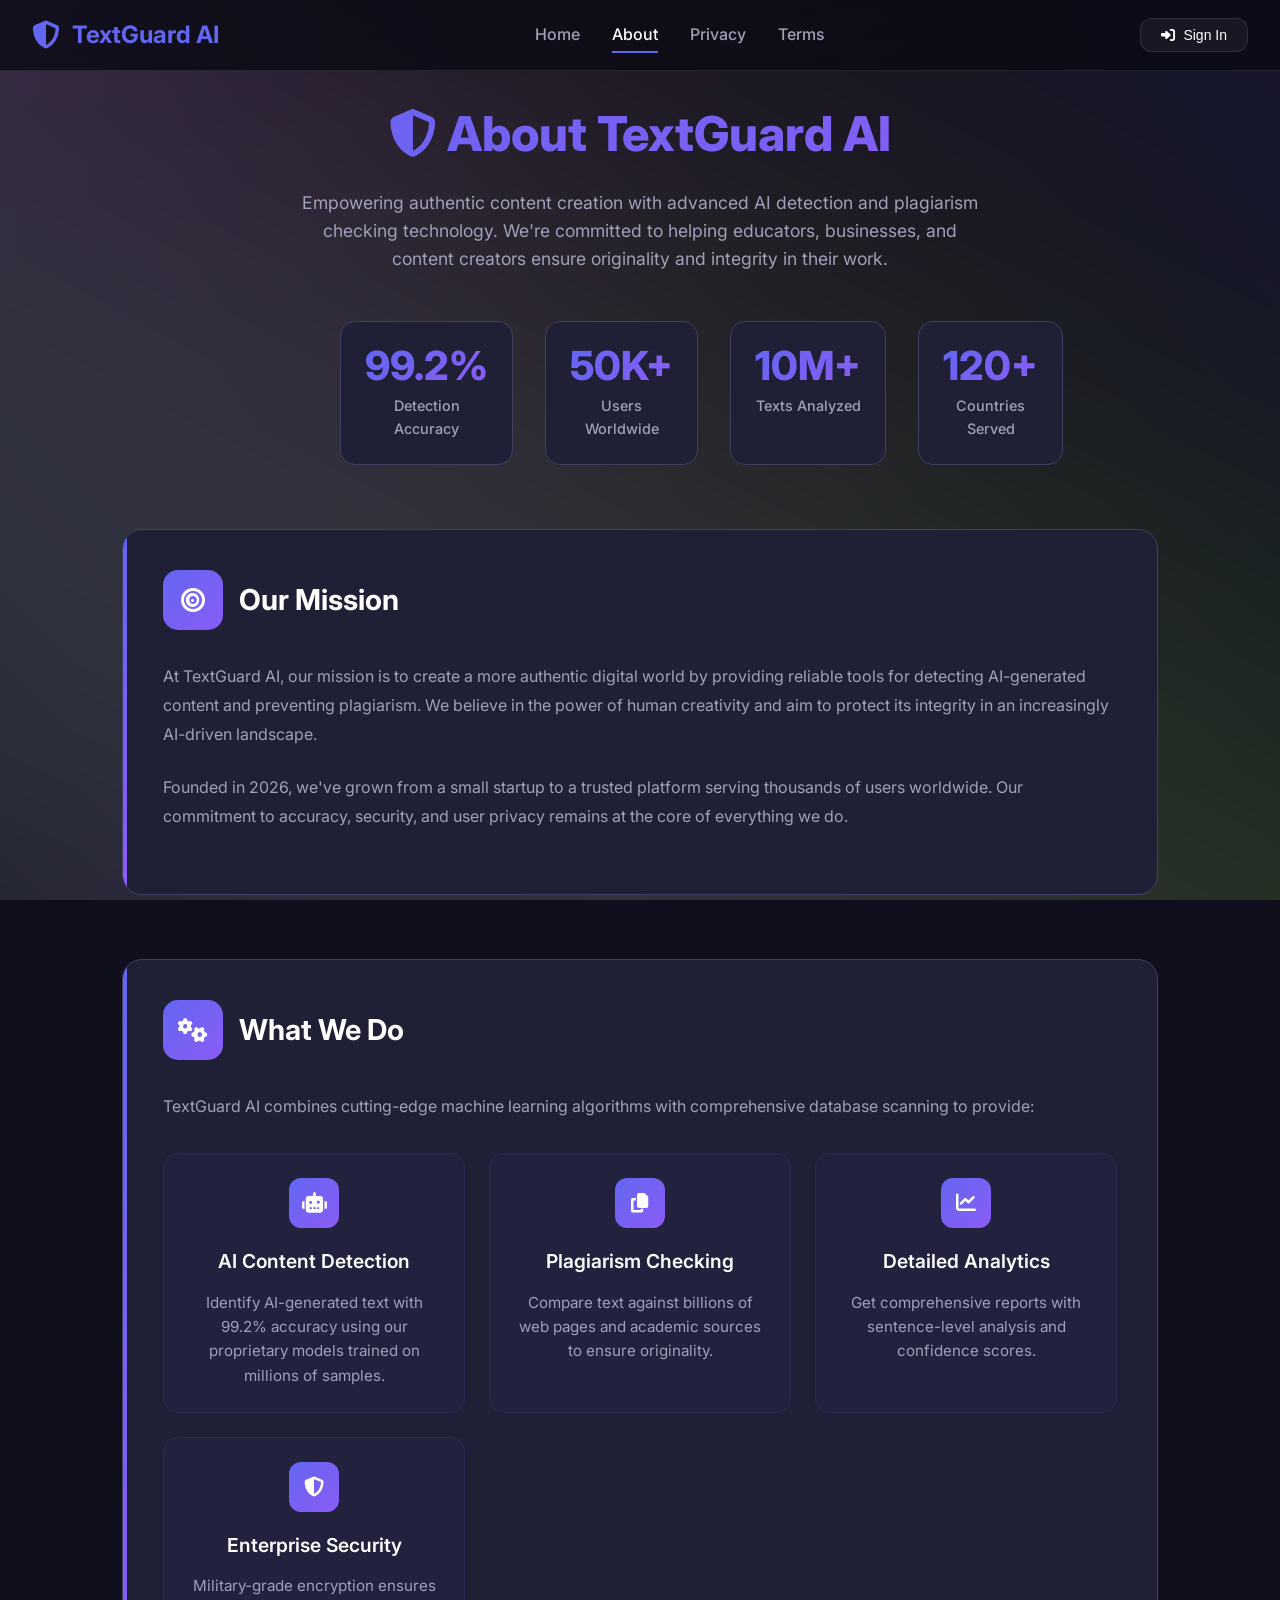
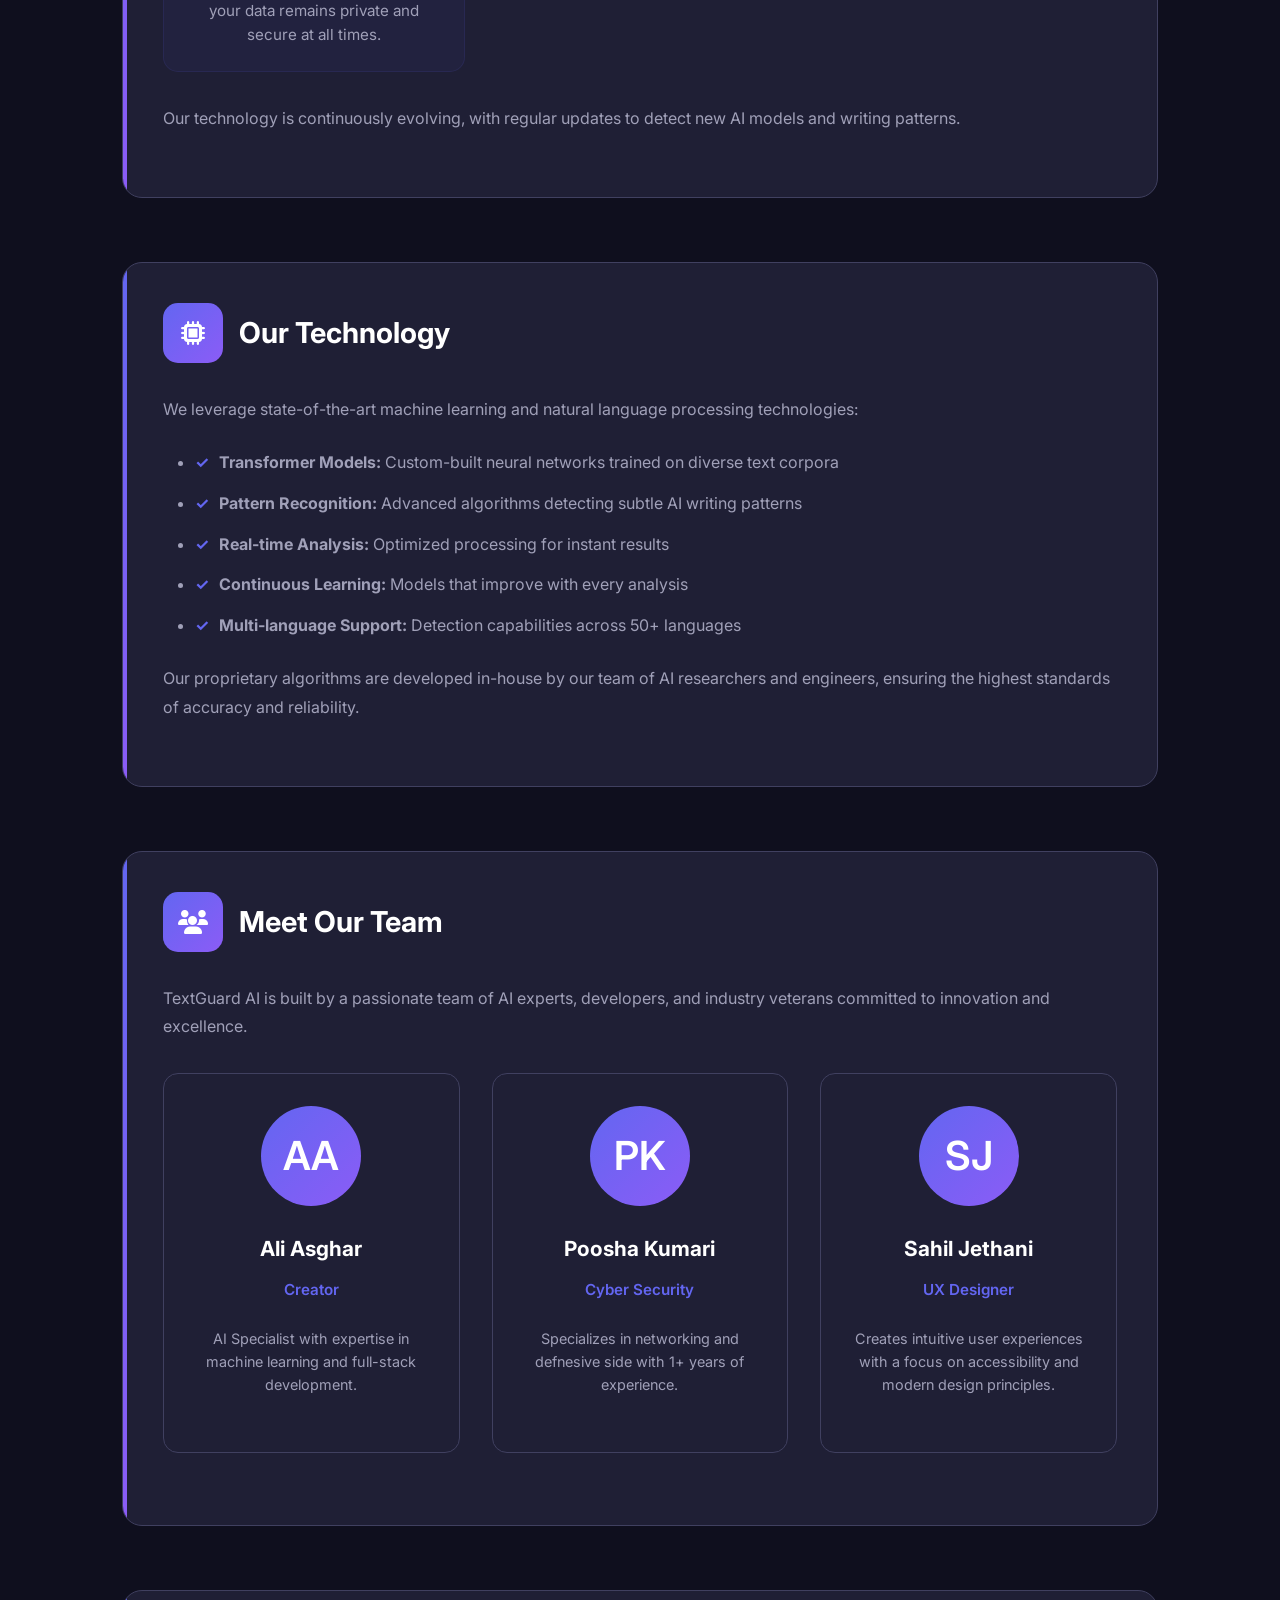
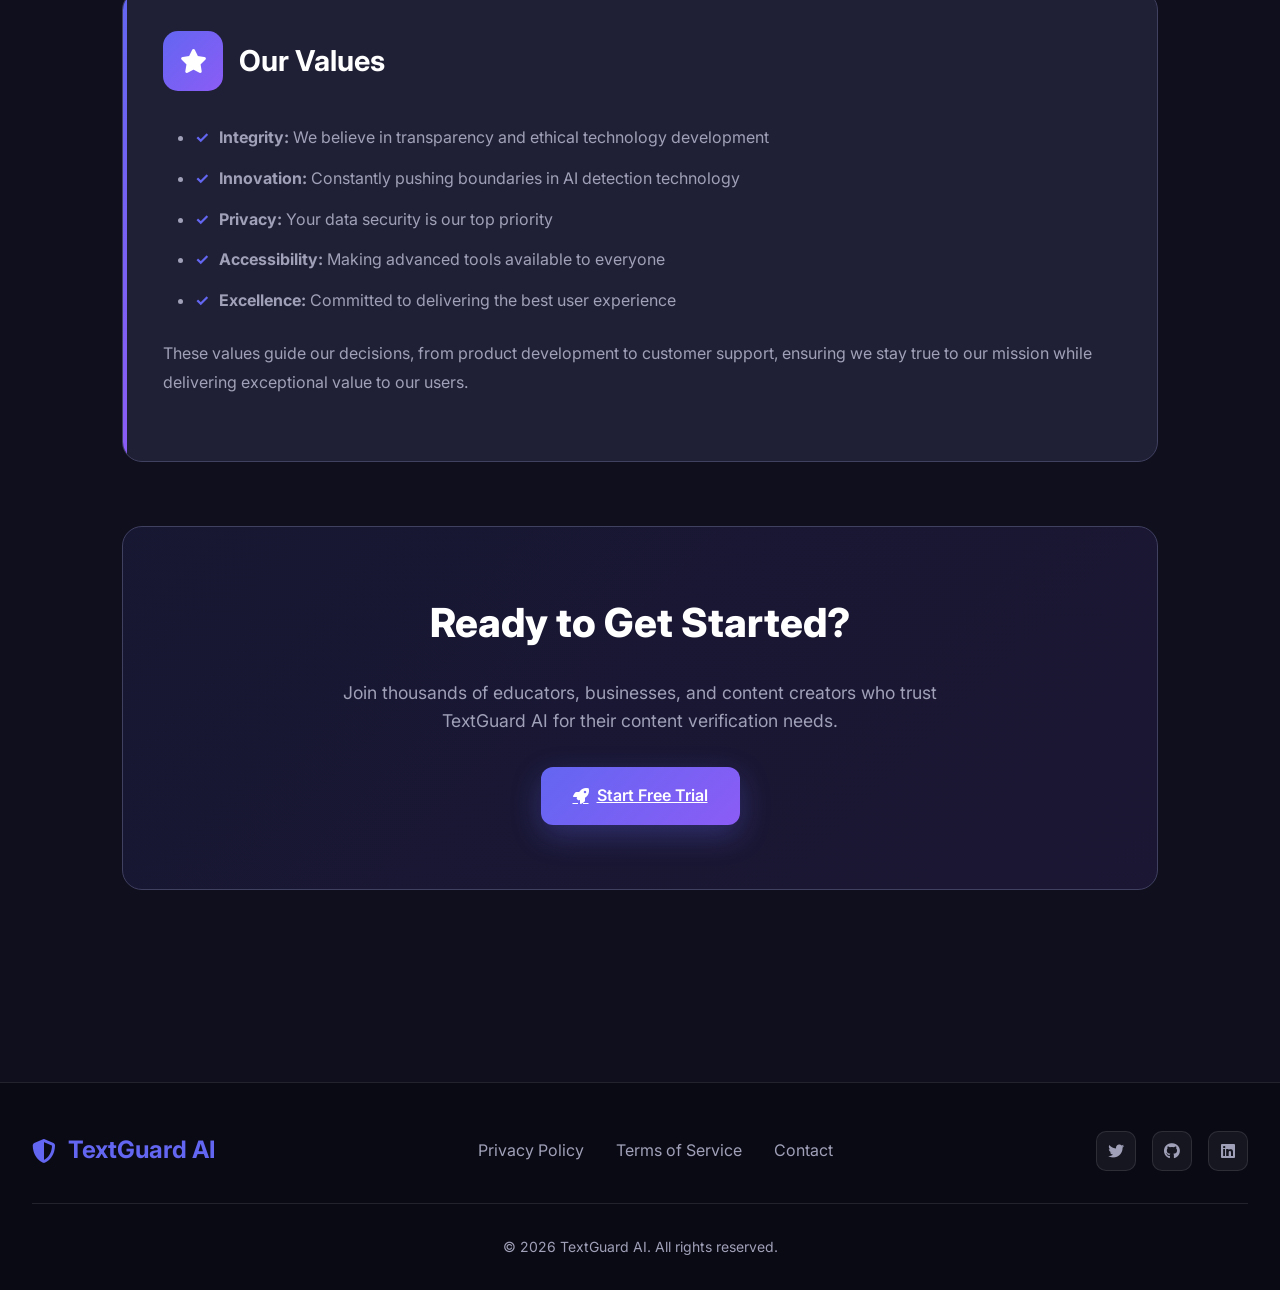
<file: client/about.html>
<!DOCTYPE html>
<html lang="en">
<head>
    <meta charset="UTF-8">
    <meta name="viewport" content="width=device-width, initial-scale=1.0">
    <title>About - TextGuard AI</title>
    <link rel="stylesheet" href="https://cdnjs.cloudflare.com/ajax/libs/font-awesome/6.4.0/css/all.min.css">
    <link rel="preconnect" href="https://fonts.googleapis.com">
    <link rel="preconnect" href="https://fonts.gstatic.com" crossorigin>
    <link href="https://fonts.googleapis.com/css2?family=Inter:wght@300;400;500;600;700;800&display=swap" rel="stylesheet">
    <link rel="stylesheet" href="style.css">
    <style>
        /* About Page Specific Styles */
        .about-container {
            max-width: 1100px;
            margin: 0 auto;
            padding: 4rem 2rem;
        }

        /* Hero Section */
        .about-hero {
            text-align: center;
            margin-bottom: 4rem;
            padding-top: 2rem;
        }

        .about-hero h1 {
            font-size: 3rem;
            font-weight: 800;
            margin-bottom: 1rem;
            background: linear-gradient(135deg, #6366f1, #8b5cf6);
            -webkit-background-clip: text;
            -webkit-text-fill-color: transparent;
            background-clip: text;
        }

        .about-hero p {
            color: var(--text-secondary);
            font-size: 1.1rem;
            max-width: 700px;
            margin: 0 auto 2rem;
            line-height: 1.6;
        }

        .hero-stats {
            display: grid;
            grid-template-columns: repeat(4, 1fr);
            gap: 2rem;
            margin-top: 3rem;
        }

        .stat-item {
            text-align: center;
            padding: 1.5rem;
            background: var(--bg-card);
            border: 1px solid var(--border-color);
            border-radius: 15px;
            transition: transform 0.3s ease;
        }

        .stat-item:hover {
            transform: translateY(-5px);
            border-color: #6366f1;
            box-shadow: 0 10px 30px rgba(99, 102, 241, 0.2);
        }

        .stat-value {
            font-size: 2.5rem;
            font-weight: 800;
            background: linear-gradient(135deg, #6366f1, #8b5cf6);
            -webkit-background-clip: text;
            -webkit-text-fill-color: transparent;
            background-clip: text;
            margin-bottom: 0.5rem;
        }

        .stat-label {
            color: var(--text-secondary);
            font-size: 0.9rem;
            font-weight: 500;
        }

        /* Content Sections */
        .about-section {
            margin-bottom: 4rem;
            padding: 2.5rem;
            background: var(--bg-card);
            border: 1px solid var(--border-color);
            border-radius: 20px;
            position: relative;
            overflow: hidden;
        }

        .about-section::before {
            content: '';
            position: absolute;
            top: 0;
            left: 0;
            width: 4px;
            height: 100%;
            background: linear-gradient(to bottom, #6366f1, #8b5cf6);
        }

        .section-header {
            display: flex;
            align-items: center;
            gap: 1rem;
            margin-bottom: 2rem;
        }

        .section-icon {
            width: 60px;
            height: 60px;
            display: flex;
            align-items: center;
            justify-content: center;
            background: linear-gradient(135deg, #6366f1, #8b5cf6);
            border-radius: 15px;
            color: white;
            font-size: 1.5rem;
        }

        .section-header h2 {
            font-size: 1.8rem;
            font-weight: 700;
            color: var(--text-primary);
            margin: 0;
        }

        .section-content {
            color: var(--text-secondary);
            line-height: 1.8;
            font-size: 1rem;
        }

        .section-content p {
            margin-bottom: 1.5rem;
        }

        .section-content ul {
            margin-left: 2rem;
            margin-bottom: 1.5rem;
        }

        .section-content li {
            margin-bottom: 0.75rem;
            position: relative;
            padding-left: 1.5rem;
        }

        .section-content li::before {
            content: '✓';
            position: absolute;
            left: 0;
            color: #6366f1;
            font-weight: bold;
        }

        /* Features Grid */
        .features-grid {
            display: grid;
            grid-template-columns: repeat(auto-fit, minmax(300px, 1fr));
            gap: 1.5rem;
            margin: 2rem 0;
        }

        .feature-card {
            padding: 1.5rem;
            background: rgba(99, 102, 241, 0.05);
            border: 1px solid rgba(99, 102, 241, 0.1);
            border-radius: 15px;
            transition: all 0.3s ease;
        }

        .feature-card:hover {
            transform: translateY(-5px);
            background: rgba(99, 102, 241, 0.1);
            border-color: #6366f1;
        }

        .feature-icon {
            width: 50px;
            height: 50px;
            display: flex;
            align-items: center;
            justify-content: center;
            background: linear-gradient(135deg, #6366f1, #8b5cf6);
            border-radius: 12px;
            color: white;
            font-size: 1.25rem;
            margin-bottom: 1rem;
        }

        .feature-card h3 {
            font-size: 1.2rem;
            font-weight: 600;
            color: var(--text-primary);
            margin-bottom: 0.75rem;
        }

        .feature-card p {
            color: var(--text-secondary);
            font-size: 0.95rem;
            margin: 0;
            line-height: 1.6;
        }

        /* Team Section */
        .team-grid {
            display: grid;
            grid-template-columns: repeat(auto-fit, minmax(250px, 1fr));
            gap: 2rem;
            margin: 2rem 0;
        }

        .team-member {
            text-align: center;
            padding: 2rem;
            background: var(--bg-card);
            border: 1px solid var(--border-color);
            border-radius: 15px;
            transition: all 0.3s ease;
        }

        .team-member:hover {
            transform: translateY(-5px);
            border-color: #6366f1;
            box-shadow: 0 10px 30px rgba(99, 102, 241, 0.1);
        }

        .member-avatar {
            width: 100px;
            height: 100px;
            margin: 0 auto 1.5rem;
            background: linear-gradient(135deg, #6366f1, #8b5cf6);
            border-radius: 50%;
            display: flex;
            align-items: center;
            justify-content: center;
            color: white;
            font-size: 2.5rem;
            font-weight: 600;
        }

        .member-name {
            font-size: 1.3rem;
            font-weight: 700;
            color: var(--text-primary);
            margin-bottom: 0.5rem;
        }

        .member-role {
            color: #6366f1;
            font-weight: 600;
            margin-bottom: 1rem;
            font-size: 0.95rem;
        }

        .member-bio {
            color: var(--text-secondary);
            font-size: 0.9rem;
            line-height: 1.6;
        }

        /* Call to Action */
        .cta-section {
            text-align: center;
            padding: 4rem;
            background: linear-gradient(135deg, rgba(99, 102, 241, 0.1), rgba(139, 92, 246, 0.1));
            border: 1px solid var(--border-color);
            border-radius: 20px;
            margin: 4rem 0;
        }

        .cta-section h2 {
            font-size: 2.5rem;
            font-weight: 800;
            margin-bottom: 1.5rem;
            color: var(--text-primary);
        }

        .cta-section p {
            color: var(--text-secondary);
            font-size: 1.1rem;
            max-width: 600px;
            margin: 0 auto 2rem;
            line-height: 1.6;
        }

        .cta-buttons {
            display: flex;
            gap: 1rem;
            justify-content: center;
            flex-wrap: wrap;
        }

        /* Responsive Design */
        @media (max-width: 1024px) {
            .hero-stats {
                grid-template-columns: repeat(2, 1fr);
            }
        }

        @media (max-width: 768px) {
            .about-container {
                padding: 2rem 1rem;
            }

            .about-hero h1 {
                font-size: 2rem;
            }

            .hero-stats {
                grid-template-columns: 1fr;
            }

            .about-section {
                padding: 1.5rem;
            }

            .section-header {
                flex-direction: column;
                text-align: center;
                gap: 1rem;
            }

            .section-header h2 {
                font-size: 1.5rem;
            }

            .cta-section {
                padding: 2rem 1rem;
            }

            .cta-section h2 {
                font-size: 1.8rem;
            }

            .cta-buttons {
                flex-direction: column;
            }
        }

        @media (max-width: 480px) {
            .about-hero h1 {
                font-size: 1.75rem;
            }

            .features-grid {
                grid-template-columns: 1fr;
            }

            .team-grid {
                grid-template-columns: 1fr;
            }
        }
    </style>
</head>
<body>
    <!-- Navbar -->
    <nav class="navbar">
        <div class="nav-container">
            <div class="nav-brand">
                <i class="fas fa-shield-alt"></i>
                <span>TextGuard AI</span>
            </div>
            <div class="nav-links" id="navLinks">
                <a href="index.html" class="nav-link">Home</a>
                <a href="about.html" class="nav-link active">About</a>
                <a href="privacy.html" class="nav-link">Privacy</a>
                <a href="terms.html" class="nav-link">Terms</a>
            </div>
            <div class="nav-actions">
                <button class="btn-auth" onclick="openAuthModal()">
                    <i class="fas fa-sign-in-alt"></i> Sign In
                </button>
            </div>
        </div>
    </nav>

     <!-- Fluid Effect Canvas -->
        <canvas id="fluid"
            style="position:fixed; top:0; left:0; width:100vw; height:100vh; pointer-events:none; z-index:-1;"></canvas>

        <!-- Your existing background effects -->
        <div class="bg-blur-1"></div>
        <div class="bg-blur-2"></div>

    <!-- About Content -->
    <div class="about-container">
        <!-- Hero Section -->
        <div class="about-hero">
            <h1><i class="fas fa-shield-alt"></i> About TextGuard AI</h1>
            <p>Empowering authentic content creation with advanced AI detection and plagiarism checking technology. We're committed to helping educators, businesses, and content creators ensure originality and integrity in their work.</p>
            
            <div class="hero-stats">
                <div class="stat-item">
                    <div class="stat-value">99.2%</div>
                    <div class="stat-label">Detection Accuracy</div>
                </div>
                <div class="stat-item">
                    <div class="stat-value">50K+</div>
                    <div class="stat-label">Users Worldwide</div>
                </div>
                <div class="stat-item">
                    <div class="stat-value">10M+</div>
                    <div class="stat-label">Texts Analyzed</div>
                </div>
                <div class="stat-item">
                    <div class="stat-value">120+</div>
                    <div class="stat-label">Countries Served</div>
                </div>
            </div>
        </div>

        <!-- Our Mission -->
        <div class="about-section">
            <div class="section-header">
                <div class="section-icon">
                    <i class="fas fa-bullseye"></i>
                </div>
                <h2>Our Mission</h2>
            </div>
            <div class="section-content">
                <p>At TextGuard AI, our mission is to create a more authentic digital world by providing reliable tools for detecting AI-generated content and preventing plagiarism. We believe in the power of human creativity and aim to protect its integrity in an increasingly AI-driven landscape.</p>
                
                <p>Founded in 2026, we've grown from a small startup to a trusted platform serving thousands of users worldwide. Our commitment to accuracy, security, and user privacy remains at the core of everything we do.</p>
            </div>
        </div>

        <!-- What We Do -->
        <div class="about-section">
            <div class="section-header">
                <div class="section-icon">
                    <i class="fas fa-cogs"></i>
                </div>
                <h2>What We Do</h2>
            </div>
            <div class="section-content">
                <p>TextGuard AI combines cutting-edge machine learning algorithms with comprehensive database scanning to provide:</p>
                
                <div class="features-grid">
                    <div class="feature-card">
                        <div class="feature-icon">
                            <i class="fas fa-robot"></i>
                        </div>
                        <h3>AI Content Detection</h3>
                        <p>Identify AI-generated text with 99.2% accuracy using our proprietary models trained on millions of samples.</p>
                    </div>
                    
                    <div class="feature-card">
                        <div class="feature-icon">
                            <i class="fas fa-copy"></i>
                        </div>
                        <h3>Plagiarism Checking</h3>
                        <p>Compare text against billions of web pages and academic sources to ensure originality.</p>
                    </div>
                    
                    <div class="feature-card">
                        <div class="feature-icon">
                            <i class="fas fa-chart-line"></i>
                        </div>
                        <h3>Detailed Analytics</h3>
                        <p>Get comprehensive reports with sentence-level analysis and confidence scores.</p>
                    </div>
                    
                    <div class="feature-card">
                        <div class="feature-icon">
                            <i class="fas fa-shield-alt"></i>
                        </div>
                        <h3>Enterprise Security</h3>
                        <p>Military-grade encryption ensures your data remains private and secure at all times.</p>
                    </div>
                </div>
                
                <p>Our technology is continuously evolving, with regular updates to detect new AI models and writing patterns.</p>
            </div>
        </div>

        <!-- Our Technology -->
        <div class="about-section">
            <div class="section-header">
                <div class="section-icon">
                    <i class="fas fa-microchip"></i>
                </div>
                <h2>Our Technology</h2>
            </div>
            <div class="section-content">
                <p>We leverage state-of-the-art machine learning and natural language processing technologies:</p>
                
                <ul>
                    <li><strong>Transformer Models:</strong> Custom-built neural networks trained on diverse text corpora</li>
                    <li><strong>Pattern Recognition:</strong> Advanced algorithms detecting subtle AI writing patterns</li>
                    <li><strong>Real-time Analysis:</strong> Optimized processing for instant results</li>
                    <li><strong>Continuous Learning:</strong> Models that improve with every analysis</li>
                    <li><strong>Multi-language Support:</strong> Detection capabilities across 50+ languages</li>
                </ul>
                
                <p>Our proprietary algorithms are developed in-house by our team of AI researchers and engineers, ensuring the highest standards of accuracy and reliability.</p>
            </div>
        </div>

        <!-- Meet Our Team -->
        <div class="about-section">
            <div class="section-header">
                <div class="section-icon">
                    <i class="fas fa-users"></i>
                </div>
                <h2>Meet Our Team</h2>
            </div>
            <div class="section-content">
                <p>TextGuard AI is built by a passionate team of AI experts, developers, and industry veterans committed to innovation and excellence.</p>
                
                <div class="team-grid">
                    <div class="team-member">
                        <div class="member-avatar">AA</div>
                        <h3 class="member-name">Ali Asghar</h3>
                        <p class="member-role">Creator</p>
                        <p class="member-bio">AI Specialist with expertise in machine learning and full-stack development.</p>
                    </div>
                    
                    <div class="team-member">
                        <div class="member-avatar">PK</div>
                        <h3 class="member-name">Poosha Kumari</h3>
                        <p class="member-role">Cyber Security</p>
                        <p class="member-bio">Specializes in networking and defnesive side with 1+ years of experience.</p>
                    </div>
                    
                    <div class="team-member">
                        <div class="member-avatar">SJ</div>
                        <h3 class="member-name">Sahil Jethani</h3>
                        <p class="member-role">UX Designer</p>
                        <p class="member-bio">Creates intuitive user experiences with a focus on accessibility and modern design principles.</p>
                    </div>
                    
                  
                </div>
            </div>
        </div>

        <!-- Our Values -->
        <div class="about-section">
            <div class="section-header">
                <div class="section-icon">
                    <i class="fas fa-star"></i>
                </div>
                <h2>Our Values</h2>
            </div>
            <div class="section-content">
                <ul>
                    <li><strong>Integrity:</strong> We believe in transparency and ethical technology development</li>
                    <li><strong>Innovation:</strong> Constantly pushing boundaries in AI detection technology</li>
                    <li><strong>Privacy:</strong> Your data security is our top priority</li>
                    <li><strong>Accessibility:</strong> Making advanced tools available to everyone</li>
                    <li><strong>Excellence:</strong> Committed to delivering the best user experience</li>
                </ul>
                
                <p>These values guide our decisions, from product development to customer support, ensuring we stay true to our mission while delivering exceptional value to our users.</p>
            </div>
        </div>

        <!-- Call to Action -->
        <div class="cta-section">
            <h2>Ready to Get Started?</h2>
            <p>Join thousands of educators, businesses, and content creators who trust TextGuard AI for their content verification needs.</p>
            
            <div class="cta-buttons">
                <a href="index.html" class="btn btn-primary" style="padding: 1rem 2rem; font-size: 1rem;">
                    <i class="fas fa-rocket"></i> Start Free Trial
                </a>
                <!-- <a href="contact.html" class="btn btn-outline" style="padding: 1rem 2rem; font-size: 1rem;">
                    <i class="fas fa-envelope"></i> Contact Sales
                </a> -->
            </div>
        </div>
    </div>

    <!-- Footer -->
    <footer class="footer">
        <div class="container">
            <div class="footer-content">
                <div class="footer-brand">
                    <i class="fas fa-shield-alt"></i>
                    <span>TextGuard AI</span>
                </div>
                <div class="footer-links">
                    <a href="privacy.html" class="footer-link">Privacy Policy</a>
                    <a href="terms.html" class="footer-link">Terms of Service</a>
                    <a href="contact.html" class="footer-link">Contact</a>
                </div>
                <div class="footer-social">
                    <a href="https://twitter.com" target="_blank"><i class="fab fa-twitter"></i></a>
                    <a href="https://github.com/AsgharGhanghro" target="_blank"><i class="fab fa-github"></i></a>
                    <a href="https://linkedin.com/in/ali-asghar-a730322bb/" target="_blank"><i class="fab fa-linkedin"></i></a>
                </div>
            </div>
            <div class="footer-bottom">
                <p>&copy; 2026 TextGuard AI. All rights reserved.</p>
            </div>
        </div>
    </footer>

    <!-- Include Authentication -->
    <script src="authentication.js"></script>
    
    <script>
        // Global functions needed for authentication
        if (typeof openAuthModal !== 'function') {
            function openAuthModal() {
                window.location.href = 'index.html#auth';
            }
        }
    </script>


<script>
        // ===========================================
        // FLUID EFFECT - Exact React Component Conversion
        // ===========================================

        let fluidAnimationId = null;
        let fluidConfig = {
            SIM_RESOLUTION: 128,
            DYE_RESOLUTION: 1440,
            CAPTURE_RESOLUTION: 512,
            DENSITY_DISSIPATION: 3.5,
            VELOCITY_DISSIPATION: 2,
            PRESSURE: 0.1,
            PRESSURE_ITERATIONS: 20,
            CURL: 3,
            SPLAT_RADIUS: 0.2,
            SPLAT_FORCE: 6000,
            SHADING: true,
            COLOR_UPDATE_SPEED: 10,
            BACK_COLOR: { r: 0.5, g: 0, b: 0 },
            TRANSPARENT: true
        };

        // Initialize when page loads
        document.addEventListener('DOMContentLoaded', function () {
            console.log('Loading fluid effect...');
            setTimeout(initFluidEffect, 500);
        });

        function initFluidEffect() {
            const canvas = document.getElementById('fluid');
            if (!canvas) {
                console.error('Fluid canvas not found');
                return;
            }

            // Set canvas size
            canvas.width = window.innerWidth;
            canvas.height = window.innerHeight;

            window.addEventListener('resize', function () {
                canvas.width = window.innerWidth;
                canvas.height = window.innerHeight;
            });

            // Get WebGL context
            const gl = canvas.getContext('webgl2') || canvas.getContext('webgl') || canvas.getContext('experimental-webgl');
            if (!gl) {
                console.error('WebGL not supported');
                // Fallback to canvas 2D effect
                initCanvasFallback();
                return;
            }

            console.log('WebGL initialized, starting fluid simulation...');
            startWebGLFluid(gl, canvas);
        }

        function initCanvasFallback() {
            console.log('Using Canvas 2D fallback');
            const canvas = document.getElementById('fluid');
            const ctx = canvas.getContext('2d');

            canvas.width = window.innerWidth;
            canvas.height = window.innerHeight;

            window.addEventListener('resize', function () {
                canvas.width = window.innerWidth;
                canvas.height = window.innerHeight;
            });

            // Simple colorful particles
            const particles = [];
            const maxParticles = 100;

            // Mouse tracking
            let mouseX = canvas.width / 2;
            let mouseY = canvas.height / 2;

            window.addEventListener('mousemove', function (e) {
                mouseX = e.clientX;
                mouseY = e.clientY;

                // Create particles on mouse move
                for (let i = 0; i < 3; i++) {
                    if (particles.length >= maxParticles) {
                        particles.shift();
                    }

                    const angle = Math.random() * Math.PI * 2;
                    const speed = 1 + Math.random() * 2;
                    const vx = Math.cos(angle) * speed;
                    const vy = Math.sin(angle) * speed;

                    // Generate vibrant colors
                    const hue = Math.floor(Math.random() * 360);
                    const color = `hsla(${hue}, 100%, 70%, 0.3)`;

                    particles.push({
                        x: mouseX,
                        y: mouseY,
                        vx: vx,
                        vy: vy,
                        radius: 2 + Math.random() * 3,
                        color: color,
                        life: 1.0,
                        decay: 0.02
                    });
                }
            });

            // Animation loop
            function animate() {
                // Clear with fade effect
                ctx.fillStyle = 'rgba(12, 12, 25, 0.1)';
                ctx.fillRect(0, 0, canvas.width, canvas.height);

                // Update and draw particles
                for (let i = particles.length - 1; i >= 0; i--) {
                    const p = particles[i];

                    p.x += p.vx;
                    p.y += p.vy;

                    // Add some randomness
                    p.vx += (Math.random() - 0.5) * 0.2;
                    p.vy += (Math.random() - 0.5) * 0.2;

                    // Friction
                    p.vx *= 0.98;
                    p.vy *= 0.98;

                    // Gravity
                    p.vy += 0.05;

                    // Life decay
                    p.life -= p.decay;
                    p.radius *= 0.99;

                    // Remove dead particles
                    if (p.life <= 0 || p.radius <= 0.1) {
                        particles.splice(i, 1);
                        continue;
                    }

                    // Draw particle
                    ctx.beginPath();
                    ctx.arc(p.x, p.y, p.radius, 0, Math.PI * 2);
                    ctx.fillStyle = p.color.replace('0.3', p.life * 0.3);
                    ctx.fill();

                    // Draw glow
                    ctx.beginPath();
                    ctx.arc(p.x, p.y, p.radius * 2, 0, Math.PI * 2);
                    ctx.fillStyle = p.color.replace('0.3', p.life * 0.1);
                    ctx.fill();
                }

                fluidAnimationId = requestAnimationFrame(animate);
            }

            // Start animation
            animate();

            console.log('Canvas 2D fluid effect started');
        }

        function startWebGLFluid(gl, canvas) {
            console.log('Starting WebGL fluid simulation...');

            // Simplified WebGL shader for colorful fluid
            const vertexShader = `attribute vec2 aPosition;
        void main() {
            gl_Position = vec4(aPosition, 0.0, 1.0);
        }`;

            const fragmentShader = `precision mediump float;
        uniform float time;
        uniform vec2 resolution;
        uniform vec2 mouse;
        
        void main() {
            vec2 uv = gl_FragCoord.xy / resolution;
            vec2 mouseUV = mouse / resolution;
            
            // Create flowing colors
            float r = 0.5 + 0.3 * sin(time * 0.5 + uv.x * 3.0 + uv.y * 2.0);
            float g = 0.5 + 0.3 * sin(time * 0.7 + uv.x * 2.0 + uv.y * 3.0);
            float b = 0.5 + 0.3 * sin(time * 0.9 + uv.x * 4.0 + uv.y * 2.0);
            
            // Add mouse interaction
            float dist = distance(uv, mouseUV);
            float mouseEffect = 0.05 / max(dist, 0.05);
            
            r += mouseEffect * sin(time * 0.8);
            g += mouseEffect * sin(time * 0.6);
            b += mouseEffect * sin(time * 0.7);
            
            gl_FragColor = vec4(r * 0.3, g * 0.3, b * 0.3, 0.2);
        }`;

            // Create shader program
            const program = gl.createProgram();
            const vs = gl.createShader(gl.VERTEX_SHADER);
            const fs = gl.createShader(gl.FRAGMENT_SHADER);

            gl.shaderSource(vs, vertexShader);
            gl.shaderSource(fs, fragmentShader);
            gl.compileShader(vs);
            gl.compileShader(fs);
            gl.attachShader(program, vs);
            gl.attachShader(program, fs);
            gl.linkProgram(program);
            gl.useProgram(program);

            // Create vertices for fullscreen quad
            const vertices = new Float32Array([
                -1, -1, 1, -1, -1, 1,
                1, -1, 1, 1, -1, 1
            ]);

            const buffer = gl.createBuffer();
            gl.bindBuffer(gl.ARRAY_BUFFER, buffer);
            gl.bufferData(gl.ARRAY_BUFFER, vertices, gl.STATIC_DRAW);

            const positionLocation = gl.getAttribLocation(program, "aPosition");
            gl.enableVertexAttribArray(positionLocation);
            gl.vertexAttribPointer(positionLocation, 2, gl.FLOAT, false, 0, 0);

            // Get uniform locations
            const timeLocation = gl.getUniformLocation(program, "time");
            const resolutionLocation = gl.getUniformLocation(program, "resolution");
            const mouseLocation = gl.getUniformLocation(program, "mouse");

            // Mouse tracking
            let mouseX = 0;
            let mouseY = 0;

            window.addEventListener('mousemove', function (e) {
                mouseX = e.clientX;
                mouseY = e.clientY;
            });

            // Animation loop
            let time = 0;
            function animate() {
                time += 0.01;

                // Set uniforms
                gl.uniform1f(timeLocation, time);
                gl.uniform2f(resolutionLocation, canvas.width, canvas.height);
                gl.uniform2f(mouseLocation, mouseX, canvas.height - mouseY);

                // Clear
                gl.clearColor(0.0, 0.0, 0.0, 0.0);
                gl.clear(gl.COLOR_BUFFER_BIT);

                // Draw
                gl.drawArrays(gl.TRIANGLES, 0, 6);

                fluidAnimationId = requestAnimationFrame(animate);
            }

            // Start animation
            animate();

            console.log('WebGL fluid simulation running');
        }

        // Clean up on page unload
        window.addEventListener('beforeunload', function () {
            if (fluidAnimationId) {
                cancelAnimationFrame(fluidAnimationId);
            }
        });
    </script>


</body>
</html>
</file>
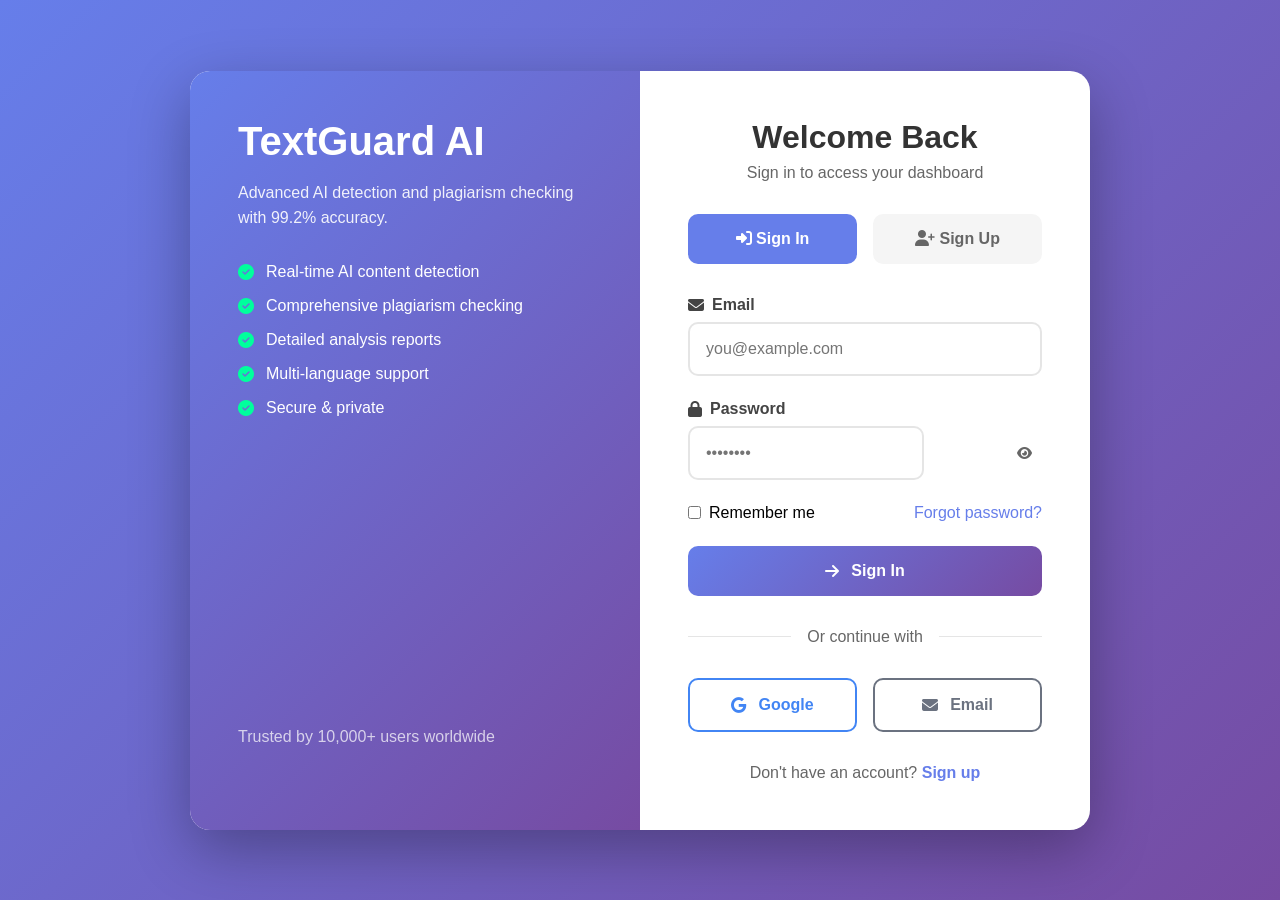
<file: client/auth_google.html>
<!DOCTYPE html>
<html lang="en">
<head>
    <meta charset="UTF-8">
    <meta name="viewport" content="width=device-width, initial-scale=1.0">
    <title>TextGuard AI - Authentication</title>
    <link rel="stylesheet" href="https://cdnjs.cloudflare.com/ajax/libs/font-awesome/6.4.0/css/all.min.css">
    <style>
        * {
            margin: 0;
            padding: 0;
            box-sizing: border-box;
        }

        body {
            font-family: 'Segoe UI', Tahoma, Geneva, Verdana, sans-serif;
            background: linear-gradient(135deg, #667eea 0%, #764ba2 100%);
            min-height: 100vh;
            display: flex;
            align-items: center;
            justify-content: center;
        }

        .auth-container {
            background: white;
            border-radius: 20px;
            box-shadow: 0 20px 60px rgba(0, 0, 0, 0.3);
            width: 100%;
            max-width: 900px;
            min-height: 600px;
            overflow: hidden;
            display: flex;
        }

        /* Left Side - Branding */
        .auth-left {
            flex: 1;
            background: linear-gradient(135deg, #667eea 0%, #764ba2 100%);
            color: white;
            padding: 3rem;
            display: flex;
            flex-direction: column;
            justify-content: center;
        }

        .auth-left h1 {
            font-size: 2.5rem;
            margin-bottom: 1rem;
        }

        .auth-left p {
            opacity: 0.9;
            line-height: 1.6;
            margin-bottom: 2rem;
        }

        .features {
            list-style: none;
        }

        .features li {
            margin-bottom: 1rem;
            display: flex;
            align-items: center;
            gap: 0.75rem;
        }

        .features i {
            color: #00ff9d;
        }

        /* Right Side - Forms */
        .auth-right {
            flex: 1;
            padding: 3rem;
            display: flex;
            flex-direction: column;
        }

        .auth-header {
            text-align: center;
            margin-bottom: 2rem;
        }

        .auth-header h2 {
            color: #333;
            font-size: 2rem;
            margin-bottom: 0.5rem;
        }

        .auth-header p {
            color: #666;
        }

        /* Tabs */
        .auth-tabs {
            display: flex;
            gap: 1rem;
            margin-bottom: 2rem;
        }

        .auth-tab-btn {
            flex: 1;
            padding: 1rem;
            border: none;
            background: #f5f5f5;
            border-radius: 10px;
            font-size: 1rem;
            font-weight: 600;
            color: #666;
            cursor: pointer;
            transition: all 0.3s;
        }

        .auth-tab-btn.active {
            background: #667eea;
            color: white;
        }

        .auth-tab-btn:hover:not(.active) {
            background: #e5e5e5;
        }

        /* Forms */
        .auth-tab {
            display: none;
        }

        .auth-tab.active {
            display: block;
            flex: 1;
        }

        .auth-form {
            display: flex;
            flex-direction: column;
            gap: 1.5rem;
        }

        .form-group {
            display: flex;
            flex-direction: column;
            gap: 0.5rem;
        }

        .form-group label {
            font-weight: 600;
            color: #444;
            display: flex;
            align-items: center;
            gap: 0.5rem;
        }

        .form-group input {
            padding: 1rem;
            border: 2px solid #e5e5e5;
            border-radius: 10px;
            font-size: 1rem;
            transition: border 0.3s;
        }

        .form-group input:focus {
            outline: none;
            border-color: #667eea;
        }

        .password-input-wrapper {
            position: relative;
        }

        .password-toggle {
            position: absolute;
            right: 10px;
            top: 50%;
            transform: translateY(-50%);
            background: none;
            border: none;
            color: #666;
            cursor: pointer;
        }

        /* Social Login */
        .social-divider {
            display: flex;
            align-items: center;
            margin: 2rem 0;
            color: #666;
        }

        .social-divider::before,
        .social-divider::after {
            content: '';
            flex: 1;
            height: 1px;
            background: #e5e5e5;
        }

        .social-divider span {
            padding: 0 1rem;
        }

        .social-buttons {
            display: flex;
            gap: 1rem;
            margin-bottom: 2rem;
        }

        .social-button {
            flex: 1;
            padding: 1rem;
            border: 2px solid #e5e5e5;
            border-radius: 10px;
            background: white;
            font-size: 1rem;
            font-weight: 600;
            color: #444;
            cursor: pointer;
            transition: all 0.3s;
            display: flex;
            align-items: center;
            justify-content: center;
            gap: 0.75rem;
        }

        .social-button.google {
            border-color: #4285F4;
            color: #4285F4;
        }

        .social-button.google:hover {
            background: #4285F4;
            color: white;
        }

        .social-button.email {
            border-color: #6B7280;
            color: #6B7280;
        }

        .social-button.email:hover {
            background: #6B7280;
            color: white;
        }

        /* Footer */
        .auth-footer {
            text-align: center;
            margin-top: 2rem;
            color: #666;
        }

        .auth-footer a {
            color: #667eea;
            text-decoration: none;
            font-weight: 600;
        }

        .auth-footer a:hover {
            text-decoration: underline;
        }

        /* Buttons */
        .form-button {
            padding: 1rem;
            border: none;
            border-radius: 10px;
            background: linear-gradient(135deg, #667eea 0%, #764ba2 100%);
            color: white;
            font-size: 1rem;
            font-weight: 600;
            cursor: pointer;
            transition: transform 0.3s;
            display: flex;
            align-items: center;
            justify-content: center;
            gap: 0.75rem;
        }

        .form-button:hover {
            transform: translateY(-2px);
        }

        .form-button:disabled {
            opacity: 0.7;
            cursor: not-allowed;
            transform: none;
        }

        /* Responsive */
        @media (max-width: 768px) {
            .auth-container {
                flex-direction: column;
                margin: 1rem;
            }

            .auth-left,
            .auth-right {
                padding: 2rem;
            }

            .social-buttons {
                flex-direction: column;
            }
        }
    </style>
</head>
<body>
    <div class="auth-container">
        <!-- Left Side - Branding -->
        <div class="auth-left">
            <h1>TextGuard AI</h1>
            <p>Advanced AI detection and plagiarism checking with 99.2% accuracy.</p>
            
            <ul class="features">
                <li><i class="fas fa-check-circle"></i> Real-time AI content detection</li>
                <li><i class="fas fa-check-circle"></i> Comprehensive plagiarism checking</li>
                <li><i class="fas fa-check-circle"></i> Detailed analysis reports</li>
                <li><i class="fas fa-check-circle"></i> Multi-language support</li>
                <li><i class="fas fa-check-circle"></i> Secure & private</li>
            </ul>
            
            <div style="margin-top: auto; opacity: 0.8;">
                <p>Trusted by 10,000+ users worldwide</p>
            </div>
        </div>

        <!-- Right Side - Forms -->
        <div class="auth-right">
            <!-- Header -->
            <div class="auth-header">
                <h2 id="auth-title">Welcome Back</h2>
                <p id="auth-subtitle">Sign in to access your dashboard</p>
            </div>

            <!-- Tabs -->
            <div class="auth-tabs">
                <button class="auth-tab-btn active" id="login-tab-btn" onclick="showTab('login')">
                    <i class="fas fa-sign-in-alt"></i> Sign In
                </button>
                <button class="auth-tab-btn" id="signup-tab-btn" onclick="showTab('signup')">
                    <i class="fas fa-user-plus"></i> Sign Up
                </button>
            </div>

            <!-- Login Tab -->
            <div id="login-tab" class="auth-tab active">
                <form class="auth-form" id="login-form">
                    <div class="form-group">
                        <label for="login-email"><i class="fas fa-envelope"></i> Email</label>
                        <input type="email" id="login-email" placeholder="you@example.com" required>
                    </div>

                    <div class="form-group">
                        <label for="login-password"><i class="fas fa-lock"></i> Password</label>
                        <div class="password-input-wrapper">
                            <input type="password" id="login-password" placeholder="••••••••" required>
                            <button type="button" class="password-toggle" onclick="togglePassword('login-password')">
                                <i class="fas fa-eye"></i>
                            </button>
                        </div>
                    </div>

                    <div style="display: flex; justify-content: space-between; align-items: center;">
                        <label style="display: flex; align-items: center; gap: 0.5rem;">
                            <input type="checkbox" id="remember-me">
                            <span>Remember me</span>
                        </label>
                        <a href="#" style="color: #667eea; text-decoration: none;" onclick="showTab('forgot')">Forgot password?</a>
                    </div>

                    <button type="submit" class="form-button" id="login-btn">
                        <i class="fas fa-arrow-right"></i> Sign In
                    </button>
                </form>

                <div class="social-divider">
                    <span>Or continue with</span>
                </div>

                <div class="social-buttons">
                    <button class="social-button google" onclick="loginWithGoogle()">
                        <i class="fab fa-google"></i> Google
                    </button>
                    <button class="social-button email" onclick="showTab('signup')">
                        <i class="fas fa-envelope"></i> Email
                    </button>
                </div>

                <div class="auth-footer">
                    Don't have an account? <a href="#" onclick="showTab('signup')">Sign up</a>
                </div>
            </div>

            <!-- Signup Tab -->
            <div id="signup-tab" class="auth-tab">
                <form class="auth-form" id="signup-form">
                    <div class="form-group">
                        <label for="signup-name"><i class="fas fa-user"></i> Full Name</label>
                        <input type="text" id="signup-name" placeholder="John Doe" required>
                    </div>

                    <div class="form-group">
                        <label for="signup-email"><i class="fas fa-envelope"></i> Email</label>
                        <input type="email" id="signup-email" placeholder="you@example.com" required>
                    </div>

                    <div class="form-group">
                        <label for="signup-password"><i class="fas fa-lock"></i> Password</label>
                        <div class="password-input-wrapper">
                            <input type="password" id="signup-password" placeholder="••••••••" required>
                            <button type="button" class="password-toggle" onclick="togglePassword('signup-password')">
                                <i class="fas fa-eye"></i>
                            </button>
                        </div>
                    </div>

                    <div class="form-group">
                        <label for="signup-confirm"><i class="fas fa-check-circle"></i> Confirm Password</label>
                        <div class="password-input-wrapper">
                            <input type="password" id="signup-confirm" placeholder="••••••••" required>
                            <button type="button" class="password-toggle" onclick="togglePassword('signup-confirm')">
                                <i class="fas fa-eye"></i>
                            </button>
                        </div>
                    </div>

                    <label style="display: flex; align-items: flex-start; gap: 0.5rem; font-size: 0.9rem;">
                        <input type="checkbox" id="terms" required style="margin-top: 0.2rem;">
                        <span>I agree to the <a href="#" style="color: #667eea;">Terms of Service</a> and <a href="#" style="color: #667eea;">Privacy Policy</a></span>
                    </label>

                    <button type="submit" class="form-button" id="signup-btn">
                        <i class="fas fa-user-plus"></i> Create Account
                    </button>
                </form>

                <div class="social-divider">
                    <span>Or sign up with</span>
                </div>

                <div class="social-buttons">
                    <button class="social-button google" onclick="loginWithGoogle()">
                        <i class="fab fa-google"></i> Google
                    </button>
                    <button class="social-button email" onclick="showTab('login')">
                        <i class="fas fa-sign-in-alt"></i> Existing Account
                    </button>
                </div>

                <div class="auth-footer">
                    Already have an account? <a href="#" onclick="showTab('login')">Sign in</a>
                </div>
            </div>

            <!-- Forgot Password Tab -->
            <div id="forgot-tab" class="auth-tab">
                <form class="auth-form" id="forgot-form">
                    <div class="form-group">
                        <label for="forgot-email"><i class="fas fa-envelope"></i> Email</label>
                        <input type="email" id="forgot-email" placeholder="you@example.com" required>
                    </div>

                    <p style="color: #666; font-size: 0.9rem; margin-bottom: 1.5rem;">
                        Enter your email address and we'll send you a link to reset your password.
                    </p>

                    <button type="submit" class="form-button" id="forgot-btn">
                        <i class="fas fa-paper-plane"></i> Send Reset Link
                    </button>
                </form>

                <div class="auth-footer" style="margin-top: 2rem;">
                    Remember your password? <a href="#" onclick="showTab('login')">Back to sign in</a>
                </div>
            </div>
        </div>
    </div>

    <script>
        // ==================== TAB MANAGEMENT ====================
        function showTab(tabName) {
            // Hide all tabs
            document.querySelectorAll('.auth-tab').forEach(tab => {
                tab.classList.remove('active');
            });
            
            // Deactivate all tab buttons
            document.querySelectorAll('.auth-tab-btn').forEach(btn => {
                btn.classList.remove('active');
            });
            
            // Show selected tab
            const tab = document.getElementById(`${tabName}-tab`);
            const tabBtn = document.getElementById(`${tabName}-tab-btn`);
            
            if (tab) tab.classList.add('active');
            if (tabBtn) tabBtn.classList.add('active');
            
            // Update titles
            if (tabName === 'login') {
                document.getElementById('auth-title').textContent = 'Welcome Back';
                document.getElementById('auth-subtitle').textContent = 'Sign in to access your dashboard';
            } else if (tabName === 'signup') {
                document.getElementById('auth-title').textContent = 'Create Account';
                document.getElementById('auth-subtitle').textContent = 'Join thousands of users protecting their content';
            } else if (tabName === 'forgot') {
                document.getElementById('auth-title').textContent = 'Reset Password';
                document.getElementById('auth-subtitle').textContent = 'Enter your email to receive a reset link';
            }
        }

        // ==================== PASSWORD TOGGLE ====================
        function togglePassword(inputId) {
            const input = document.getElementById(inputId);
            const icon = input.nextElementSibling.querySelector('i');
            
            if (input.type === 'password') {
                input.type = 'text';
                icon.classList.remove('fa-eye');
                icon.classList.add('fa-eye-slash');
            } else {
                input.type = 'password';
                icon.classList.remove('fa-eye-slash');
                icon.classList.add('fa-eye');
            }
        }

        // ==================== GOOGLE OAUTH ====================
        function loginWithGoogle() {
            console.log('Starting Google OAuth...');
            
            // Redirect to backend OAuth endpoint
            window.location.href = 'http://127.0.0.1:5000/auth/google';
            
            // Alternatively, open in popup
            
            const width = 500;
            const height = 600;
            const left = (window.innerWidth - width) / 2;
            const top = (window.innerHeight - height) / 2;
            
            window.open(
                'http://127.0.0.1:5000/auth/google',
                'Google Login',
                `width=${width},height=${height},left=${left},top=${top}`
            );
            
        }

        // ==================== FORM SUBMISSION ====================
        document.getElementById('login-form').addEventListener('submit', async function(e) {
            e.preventDefault();
            
            const email = document.getElementById('login-email').value;
            const password = document.getElementById('login-password').value;
            const btn = document.getElementById('login-btn');
            
            btn.disabled = true;
            btn.innerHTML = '<i class="fas fa-spinner fa-spin"></i> Signing In...';
            
            try {
                const response = await fetch('http://127.0.0.1:5000/api/auth/login', {
                    method: 'POST',
                    headers: {
                        'Content-Type': 'application/json',
                    },
                    body: JSON.stringify({ email, password }),
                    credentials: 'include'
                });
                
                const data = await response.json();
                
                if (data.success) {
                    showNotification('Login successful! Redirecting...', 'success');
                    
                    // Store token and user data
                    localStorage.setItem('auth_token', data.token);
                    localStorage.setItem('auth_user', JSON.stringify(data.user));
                    
                    // Redirect to dashboard after 1 second
                    setTimeout(() => {
                        window.location.href = 'dashboard.html';
                    }, 1000);
                } else {
                    throw new Error(data.error || 'Login failed');
                }
            } catch (error) {
                showNotification(error.message, 'error');
            } finally {
                btn.disabled = false;
                btn.innerHTML = '<i class="fas fa-arrow-right"></i> Sign In';
            }
        });

        document.getElementById('signup-form').addEventListener('submit', async function(e) {
            e.preventDefault();
            
            const name = document.getElementById('signup-name').value;
            const email = document.getElementById('signup-email').value;
            const password = document.getElementById('signup-password').value;
            const confirmPassword = document.getElementById('signup-confirm').value;
            
            if (password !== confirmPassword) {
                showNotification('Passwords do not match', 'error');
                return;
            }
            
            const btn = document.getElementById('signup-btn');
            btn.disabled = true;
            btn.innerHTML = '<i class="fas fa-spinner fa-spin"></i> Creating Account...';
            
            try {
                const response = await fetch('http://127.0.0.1:5000/api/auth/register', {
                    method: 'POST',
                    headers: {
                        'Content-Type': 'application/json',
                    },
                    body: JSON.stringify({ name, email, password }),
                    credentials: 'include'
                });
                
                const data = await response.json();
                
                if (data.success) {
                    showNotification('Account created successfully!', 'success');
                    
                    // Store token and user data
                    localStorage.setItem('auth_token', data.token);
                    localStorage.setItem('auth_user', JSON.stringify(data.user));
                    
                    // Redirect to dashboard
                    setTimeout(() => {
                        window.location.href = 'dashboard.html';
                    }, 1000);
                } else {
                    throw new Error(data.error || 'Registration failed');
                }
            } catch (error) {
                showNotification(error.message, 'error');
            } finally {
                btn.disabled = false;
                btn.innerHTML = '<i class="fas fa-user-plus"></i> Create Account';
            }
        });

        document.getElementById('forgot-form').addEventListener('submit', async function(e) {
            e.preventDefault();
            
            const email = document.getElementById('forgot-email').value;
            const btn = document.getElementById('forgot-btn');
            
            btn.disabled = true;
            btn.innerHTML = '<i class="fas fa-spinner fa-spin"></i> Sending...';
            
            // Simulate API call
            setTimeout(() => {
                showNotification(`Reset link sent to ${email}`, 'success');
                btn.disabled = false;
                btn.innerHTML = '<i class="fas fa-paper-plane"></i> Send Reset Link';
                showTab('login');
            }, 1500);
        });

        // ==================== NOTIFICATION SYSTEM ====================
        function showNotification(message, type = 'info') {
            // Remove existing notifications
            const existing = document.querySelector('.notification');
            if (existing) existing.remove();
            
            // Create notification
            const notification = document.createElement('div');
            notification.className = `notification notification-${type}`;
            notification.innerHTML = `
                <i class="fas fa-${type === 'success' ? 'check-circle' : type === 'error' ? 'exclamation-circle' : 'info-circle'}"></i>
                <span>${message}</span>
                <button onclick="this.parentElement.remove()">
                    <i class="fas fa-times"></i>
                </button>
            `;
            
            // Add styles
            notification.style.cssText = `
                position: fixed;
                top: 20px;
                right: 20px;
                padding: 1rem 1.5rem;
                border-radius: 10px;
                background: white;
                box-shadow: 0 10px 30px rgba(0,0,0,0.2);
                display: flex;
                align-items: center;
                gap: 0.75rem;
                z-index: 9999;
                animation: slideIn 0.3s ease;
                max-width: 400px;
                border-left: 4px solid ${type === 'success' ? '#10B981' : type === 'error' ? '#EF4444' : '#3B82F6'};
                color: ${type === 'success' ? '#065F46' : type === 'error' ? '#7F1D1D' : '#1E40AF'};
            `;
            
            document.body.appendChild(notification);
            
            // Auto-remove after 5 seconds
            setTimeout(() => {
                if (notification.parentNode) {
                    notification.remove();
                }
            }, 5000);
        }

        // ==================== CHECK AUTH STATUS ====================
        async function checkAuthStatus() {
            try {
                const token = localStorage.getItem('auth_token');
                
                if (!token) return false;
                
                const response = await fetch('http://127.0.0.1:5000/api/auth/check', {
                    method: 'GET',
                    headers: {
                        'Authorization': `Bearer ${token}`
                    },
                    credentials: 'include'
                });
                
                const data = await response.json();
                return data.authenticated;
            } catch (error) {
                console.error('Auth check error:', error);
                return false;
            }
        }

        // ==================== INITIALIZATION ====================
        document.addEventListener('DOMContentLoaded', async function() {
            console.log('Auth page loaded');
            
            // Check if we're returning from OAuth
            const urlParams = new URLSearchParams(window.location.search);
            const token = urlParams.get('token');
            const auth = urlParams.get('auth');
            
            if (token) {
                // We have a token from OAuth callback
                localStorage.setItem('auth_token', token);
                showNotification('Google login successful!', 'success');
                
                // Clean URL
                window.history.replaceState({}, document.title, window.location.pathname);
                
                // Redirect to dashboard
                setTimeout(() => {
                    window.location.href = 'dashboard.html';
                }, 1000);
            }
            
            if (auth === 'success') {
                showNotification('Authentication successful!', 'success');
                
                // Clean URL
                window.history.replaceState({}, document.title, window.location.pathname);
            }
            
            // Check if user is already logged in
            const isAuthenticated = await checkAuthStatus();
            if (isAuthenticated) {
                // Redirect to dashboard
                window.location.href = 'dashboard.html';
            }
        });
    </script>
</body>
</html>
</file>
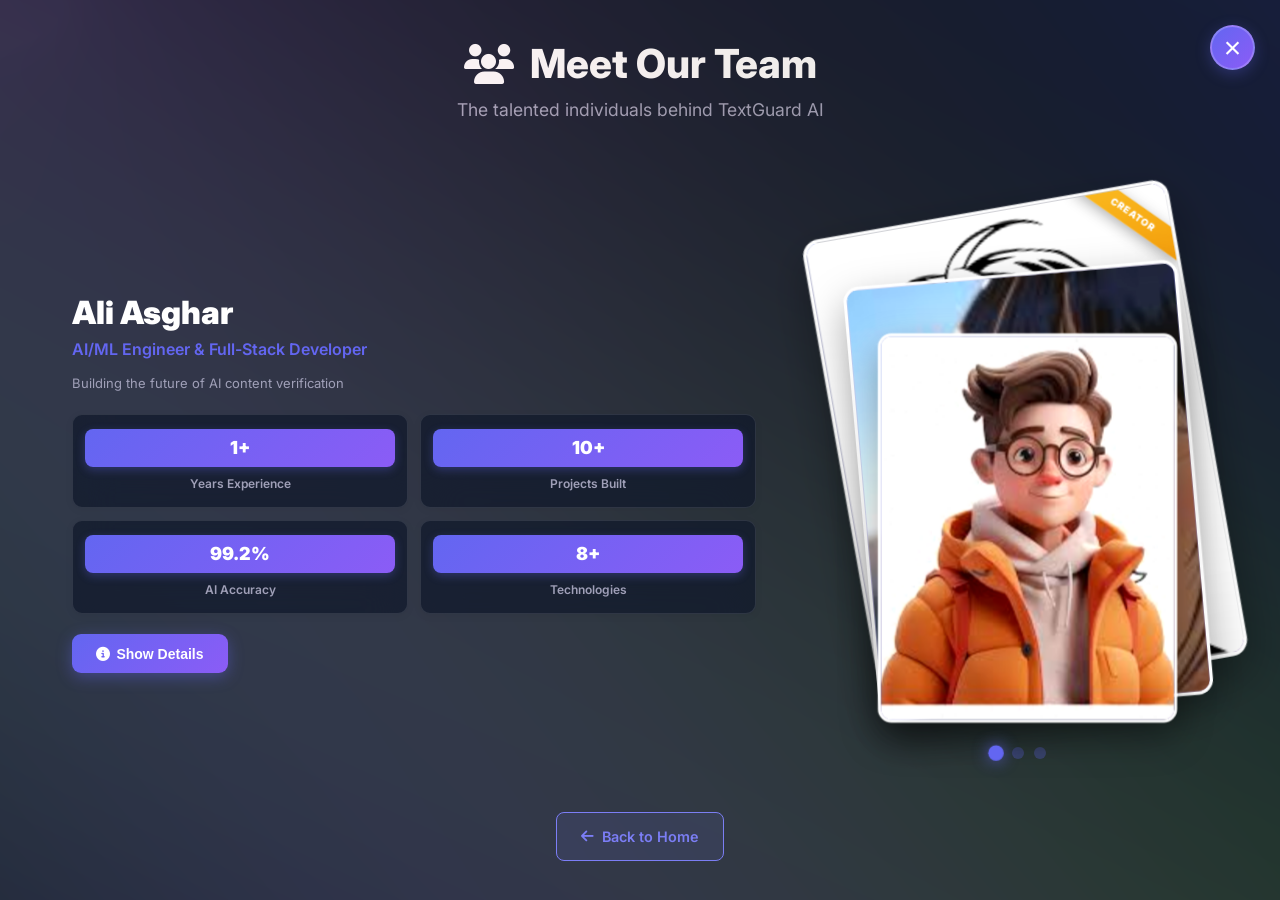
<file: client/member.html>
<!DOCTYPE html>
<html lang="en">

<head>
    <meta charset="UTF-8">
    <meta name="viewport" content="width=device-width, initial-scale=1.0">
    <title>Team Members - TextGuard AI</title>
    <link rel="stylesheet" href="https://cdnjs.cloudflare.com/ajax/libs/font-awesome/6.4.0/css/all.min.css">
    <link href="https://fonts.googleapis.com/css2?family=Inter:wght@400;500;600;700;800&display=swap" rel="stylesheet">
    <link rel="stylesheet" href="style.css">

    <style>
        /* THEME VARIABLES - Same as main app */
        :root {

            --primary: #6366f1;
            --primary-dark: #4f46e5;
            --secondary: #8b5cf6;
            --accent: #ec4899;
            --success: #10b981;
            --warning: #f59e0b;
            --error: #ef4444;
            --primary-pro: #f4f4f4;

            /* Dark theme colors */
            --bg-primary: #0f172a;
            --bg-secondary: #1e293b;
            --bg-card: rgba(30, 41, 59, 0.7);

            --text-primary: #f1f5f9;
            --text-secondary: #94a3b8;
            --text-tertiary: #64748b;

            --border-color: rgba(148, 163, 184, 0.1);
            --border-light: rgba(148, 163, 184, 0.05);
            --border-dark: rgba(148, 163, 184, 0.2);

            --glass-bg: rgba(15, 23, 42, 0.7);
            --glass-border: rgba(255, 255, 255, 0.1);

            --shadow: 0 20px 60px rgba(0, 0, 0, 0.6);
            --shadow-sm: 0 1px 2px 0 rgba(0, 0, 0, 0.3);
            --shadow-md: 0 4px 6px -1px rgba(0, 0, 0, 0.4);
            --shadow-lg: 0 10px 15px -3px rgba(0, 0, 0, 0.5);
            --shadow-xl: 0 20px 25px -5px rgba(0, 0, 0, 0.6);
        }

        /* Light Theme Override */
        :root[data-theme="light"] {
            /* Light theme colors */
            --bg-primary: #ffffff;
            --bg-secondary: #f8fafc;
            --bg-card: #ffffff;

            --text-primary: #1e293b;
            --text-secondary: #64748b;
            --text-tertiary: #94a3b8;

            --border-color: #e2e8f0;
            --border-light: #f1f5f9;
            --border-dark: #cbd5e1;

            --glass-bg: rgba(255, 255, 255, 0.7);
            --glass-border: rgba(255, 255, 255, 0.2);

            --shadow: 0 20px 60px rgba(0, 0, 0, 0.08);
            --shadow-sm: 0 1px 2px 0 rgba(0, 0, 0, 0.05);
            --shadow-md: 0 4px 6px -1px rgba(0, 0, 0, 0.1);
            --shadow-lg: 0 10px 15px -3px rgba(0, 0, 0, 0.1);
            --shadow-xl: 0 20px 25px -5px rgba(0, 0, 0, 0.1);
        }



        * {
            margin: 0;
            padding: 0;
            box-sizing: border-box;
            transition: background-color 0.3s ease, color 0.3s ease, border-color 0.3s ease;
        }

        body {
            font-family: 'Inter', sans-serif;
            background: var(--bg-primary) !important;
            color: var(--text-primary) !important;
            min-height: 100vh;
            transition: background 0.3s ease, color 0.3s ease;
            overflow-x: hidden;
        }

        /* MAIN CONTAINER - Same as privacy.html */
        .member-container {
            max-width: 1200px;
            margin: 0 auto;
            padding: 2rem;
            background: var(--bg-primary);
            transition: background 0.3s ease;
        }

        /* HEADER - Same style as privacy.html */
        .member-header {
            text-align: center;

        }

        .member-header h1 {
            font-size: 2.5rem;
            font-weight: 800;
            margin-bottom: 1rem;
            color: var(--text-primary);
            display: flex;
            align-items: center;
            justify-content: center;
            gap: 1rem;
            transition: color 0.3s ease;
        }

        .member-header p {
            color: var(--text-secondary);
            font-size: 1.1rem;
            max-width: 600px;
            margin: 0 auto;
            margin-top: -1rem;
            transition: color 0.3s ease;
        }

        /* MAIN LAYOUT - Keeping your original card stack system */
        .members-stack-layout {
            display: grid;
            grid-template-columns: 1fr 400px;
            gap: 3.5rem;
            align-items: center;
            min-height: calc(100vh - 180px);
            padding: 2.5rem 0;
        }

        /* LEFT: Description - Keeping your original text formatting */
        .member-description-side {
            padding-right: 1.5rem;
        }

        .member-brief {
            opacity: 0;
            transform: translateY(20px);
            transition: all 0.4s ease;
        }

        .member-brief.active {
            opacity: 1;
            transform: translateY(0);
        }

        .founder-badge {
            display: inline-block;
            background: linear-gradient(135deg, var(--primary), var(--secondary));
            color: white;
            padding: 0.3rem 0.8rem;
            border-radius: 12px;
            font-size: 0.6875rem;
            font-weight: 700;
            margin-bottom: 0.75rem;
            letter-spacing: 0.5px;
        }

        /* TEXT FORMATTING - Keeping your exact text styles */
        .member-name {
            font-size: 2rem;
            font-weight: 900;
            color: var(--text-primary);
            margin-bottom: 0.375rem;
            line-height: 1.1;
            transition: color 0.3s ease;
        }

        .member-role {
            font-size: 1rem;
            color: var(--primary);
            font-weight: 600;
            margin-bottom: 0.75rem;
        }

        .member-tagline {
            font-size: 0.8125rem;
            color: var(--text-secondary);
            margin-bottom: 1.25rem;
            line-height: 1.5;
            transition: color 0.3s ease;
        }

        /* Stats Grid - Keeping your exact layout */
        .member-stats-grid {
            display: grid;
            grid-template-columns: repeat(2, 1fr);
            gap: 0.75rem;
            margin-bottom: 1.25rem;
        }

        .stat-box {
            background: var(--glass-bg);
            backdrop-filter: blur(20px);
            border-radius: 10px;
            padding: 0.9rem 0.75rem;
            text-align: center;
            border: 1px solid var(--glass-border);
            box-shadow: 0 2px 8px rgba(0, 0, 0, 0.05);
            transition: all 0.3s ease;
        }

        .stat-box:hover {
            transform: translateY(-2px);
            box-shadow: 0 6px 18px rgba(99, 102, 241, 0.15);
            border-color: rgba(99, 102, 241, 0.3);
        }

        .stat-bar {
            width: 100%;
            height: 38px;
            background: linear-gradient(135deg, var(--primary), var(--secondary));
            border-radius: 8px;
            margin-bottom: 0.4rem;
            display: flex;
            align-items: center;
            justify-content: center;
            color: white;
            font-size: 1.125rem;
            font-weight: 900;
            box-shadow: 0 3px 10px rgba(99, 102, 241, 0.3);
        }

        .stat-label {
            color: var(--text-secondary);
            font-size: 0.75rem;
            font-weight: 600;
            transition: color 0.3s ease;
        }

        /* Show Details Button - Keeping your button */
        .show-details-btn {
            display: inline-flex;
            align-items: center;
            gap: 0.4rem;
            padding: 0.7rem 1.5rem;
            background: linear-gradient(135deg, var(--primary), var(--secondary));
            color: white;
            border: none;
            border-radius: 9px;
            font-size: 0.875rem;
            font-weight: 700;
            cursor: pointer;
            transition: all 0.3s ease;
            box-shadow: 0 4px 15px rgba(99, 102, 241, 0.4);
        }

        .show-details-btn:hover {
            transform: translateY(-2px);
            box-shadow: 0 6px 20px rgba(99, 102, 241, 0.6);
        }

        /* RIGHT: Card Stack - KEEPING YOUR EXACT CARD STACK SYSTEM */
        .member-cards-side {
            margin-top: 14px;
            display: flex;
            flex-direction: column;
            align-items: center;
            gap: 1.25rem;
            position: relative;
        }

        .members-card-stack {
            position: relative;
            width: 500px;
            height: 440px;
            perspective: 1000px;
            transform-style: preserve-3d;
        }

        .member-card-stack-item {
            position: absolute;
            width: 105%;
            height: 118%;
            cursor: grab;
            touch-action: none;
            transition: all 0.5s cubic-bezier(0.34, 1.56, 0.64, 1);
            transform-origin: 50% 85%;
        }

        .member-card-stack-item.dragging {
            cursor: grabbing;
            z-index: 10000 !important;
            transition: none;
        }

        .card-inner {
            width: 100%;
            height: 100%;
            border-radius: 18px;
            overflow: hidden;
            border: 4px solid white;
            box-shadow: 0 20px 50px rgba(0, 0, 0, 0.35);
            position: relative;
            background: linear-gradient(135deg, #667eea 0%, #764ba2 100%);
        }

        .card-inner img {
            width: 100%;
            height: 100%;
            object-fit: cover;
            object-position: center;
            filter: brightness(1.05) contrast(1.08);
        }

        .founder-ribbon {
            position: absolute;
            top: 16px;
            right: -30px;
            background: linear-gradient(135deg, #fbbf24, #f59e0b);
            color: white;
            padding: 0.3rem 2.5rem;
            font-size: 0.65rem;
            font-weight: 900;
            letter-spacing: 0.8px;
            transform: rotate(45deg);
            box-shadow: 0 4px 15px rgba(0, 0, 0, 0.3);
            z-index: 100;
        }

        .card-hover-overlay {
            position: absolute;
            inset: 0;
            background: linear-gradient(to top, rgba(0, 0, 0, 0.9) 0%, transparent 60%);
            display: flex;
            flex-direction: column;
            justify-content: flex-end;
            padding: 1.5rem;
            opacity: 0;
            transition: opacity 0.3s ease;
        }

        .member-card-stack-item:hover .card-hover-overlay {
            opacity: .5;
        }

        .card-overlay-name {
            color: white;
            font-size: 1.375rem;
            font-weight: 900;
            margin-bottom: 0.25rem;
            text-shadow: 0 2px 10px rgba(0, 0, 0, 0.5);
        }

        .card-overlay-role {
            color: rgba(255, 255, 255, 0.95);
            font-size: 0.8125rem;
            text-shadow: 0 2px 8px rgba(0, 0, 0, 0.5);
        }

        /* Indicators - Keeping your dots */
        .card-indicators {
            display: flex;
            gap: 0.65rem;
            margin-top: 4rem;
        }

        .indicator-dot {
            width: 12px;
            height: 12px;
            border-radius: 50%;
            background: rgba(99, 102, 241, 0.3);
            cursor: pointer;
            transition: all 0.3s ease;
        }

        .indicator-dot.active {
            background: var(--primary);
            transform: scale(1.3);
            box-shadow: 0 0 12px rgba(99, 102, 241, 0.8);
        }

        /* DETAILS MODAL - Keeping your exact modal structure */
        .details-modal {
            position: fixed;
            inset: 0;
            background: rgba(0, 0, 0, 0.95);
            backdrop-filter: blur(20px);
            display: none;
            align-items: center;
            justify-content: center;
            z-index: 99999;
            padding: 2rem;
        }

        .details-modal.active {
            display: flex;
        }

        .details-modal-content {
            background: var(--glass-bg);
            backdrop-filter: blur(20px);
            border: 1px solid var(--glass-border);
            border-radius: 20px;
            width: 90vw;
            max-width: 850px;
            max-height: 85vh;
            overflow-y: auto;
            position: relative;
            padding: 2.5rem;
            box-shadow: var(--shadow);
            transition: background 0.3s ease;
        }

        .details-close {
            position: absolute;
            top: 1.25rem;
            right: 1.25rem;
            background: rgba(99, 102, 241, 0.1);
            border: none;
            color: var(--primary);
            font-size: 1.375rem;
            cursor: pointer;
            width: 36px;
            height: 36px;
            border-radius: 50%;
            display: flex;
            align-items: center;
            justify-content: center;
            transition: all 0.3s ease;
        }

        .details-close:hover {
            background: rgba(99, 102, 241, 0.2);
            transform: rotate(90deg);
        }

        .details-header {
            margin-bottom: 1.75rem;
            padding-bottom: 1.25rem;
            border-bottom: 2px solid var(--glass-border);
        }

        .details-header h3 {
            font-size: 1.75rem;
            font-weight: 900;
            color: var(--text-primary);
            margin-bottom: 0.4rem;
            transition: color 0.3s ease;
        }

        .details-header .role {
            font-size: 1rem;
            color: var(--primary);
            font-weight: 600;
        }

        .detail-section {
            margin-bottom: 1.75rem;
        }

        .detail-section h4 {
            display: flex;
            align-items: center;
            gap: 0.5rem;
            margin-bottom: 0.875rem;
            color: var(--text-primary);
            font-size: 1rem;
            font-weight: 700;
            transition: color 0.3s ease;
        }

        .detail-section h4 i {
            color: var(--primary);
        }

        .detail-list {
            list-style: none;
            padding: 0;
        }

        .detail-list li {
            display: flex;
            align-items: flex-start;
            gap: 0.75rem;
            margin-bottom: 0.75rem;
            color: var(--text-secondary);
            font-size: 0.8125rem;
            line-height: 1.5;
            transition: color 0.3s ease;
        }

        .detail-list li i {
            color: var(--primary);
            margin-top: 0.15rem;
        }

        .contact-links {
            display: flex;
            flex-wrap: wrap;
            gap: 0.75rem;
        }

        .contact-link {
            display: flex;
            align-items: center;
            gap: 0.4rem;
            padding: 0.65rem 1.25rem;
            background: linear-gradient(135deg, var(--primary), var(--secondary));
            color: white;
            text-decoration: none;
            border-radius: 9px;
            font-weight: 600;
            font-size: 0.8125rem;
            transition: all 0.3s ease;
        }

        .contact-link:hover {
            transform: translateY(-2px);
            box-shadow: 0 6px 18px rgba(99, 102, 241, 0.4);
        }

        /* Footer - Theme Responsive */
        .footer {
            background: var(--bg-secondary) !important;
            border-top: 1px solid var(--border-color);
            transition: all 0.3s ease;
        }

        .footer-link {
            color: var(--text-secondary) !important;
            transition: color 0.3s ease;
        }

        .footer-link:hover {
            color: var(--primary) !important;
        }

        .footer-bottom p {
            color: var(--text-secondary) !important;
            transition: color 0.3s ease;
        }

        /* Responsive */
        @media (max-width: 1400px) {
            .members-stack-layout {
                grid-template-columns: 1fr 380px;
                gap: 3rem;
            }

            .members-card-stack {
                width: 380px;
                height: 440px;
            }
        }

        @media (max-width: 1200px) {
            .members-stack-layout {
                grid-template-columns: 1fr;
            }

            .members-card-stack {
                width: 100%;
                max-width: 420px;
                height: 480px;
            }
        }

        @media (max-width: 768px) {
            .member-container {
                padding: 2rem 1.25rem;
            }

            .member-header h1 {
                font-size: 2rem;
            }

            .member-name {
                font-size: 1.75rem;
            }

            .members-card-stack {
                max-width: 360px;
                height: 420px;
            }

            .member-stats-grid {
                grid-template-columns: 1fr;
            }
        }

        @media (max-width: 480px) {
            .members-card-stack {
                max-width: 280px;
                height: 350px;
            }

            .card-inner {
                border-width: 3px;
            }
        }

        /* Scrollbar */
        ::-webkit-scrollbar {
            width: 8px;
        }

        ::-webkit-scrollbar-track {
            background: var(--bg-primary);
        }

        ::-webkit-scrollbar-thumb {
            background: linear-gradient(135deg, var(--primary), var(--secondary));
            border-radius: 4px;
        }

        ::-webkit-scrollbar-thumb:hover {
            background: var(--primary-dark);
        }

        .close {
            position: absolute;
            top: 25px;
            right: 25px;
            background: linear-gradient(135deg, var(--primary), var(--secondary));
            color: white;
            border: 2px solid rgba(255, 255, 255, 0.2);
            border-radius: 50%;
            width: 45px;
            height: 45px;
            font-size: 30px;
            font-weight: 300;
            line-height: 1;
            cursor: pointer;
            display: flex;
            align-items: center;
            justify-content: center;
            z-index: 1000;
            transition: all 0.3s cubic-bezier(0.4, 0, 0.2, 1);
            box-shadow: 0 4px 15px rgba(99, 102, 241, 0.3);
            backdrop-filter: blur(10px);
        }

        .close:hover {
            background: linear-gradient(185deg, var(--primary-pro), var(--secondary));
            transform: scale(1.15) rotate(90deg);
            box-shadow: 0 6px 25px rgba(99, 102, 241, 0.4);
            border-color: rgba(255, 255, 255, 0.3);
            color: blue;
        }

        .close:active {
            transform: scale(0.95) rotate(90deg);
        }

        .close:focus {
            outline: none;
            box-shadow: 0 0 0 3px rgba(99, 102, 241, 0.3);
        }
    </style>

</head>

<body>

    <!-- Fluid Effect Canvas -->
    <canvas id="fluid"
        style="position:fixed; top:0; left:0; width:100vw; height:100vh; pointer-events:none; z-index:0;"></canvas>

    <!-- Your existing background effects -->
    <div class="bg-blur-1"></div>
    <div class="bg-blur-2"></div>

    <button class="close" onclick="window.location.href='index.html'">&times;</button>
    <!-- Team Members Content -->
    <div class="member-container">
        <div class="member-header">
            <h1><i class="fas fa-users"></i> Meet Our Team</h1>
            <p>The talented individuals behind TextGuard AI</p>
        </div>


        <!-- MAIN CONTENT - KEEPING YOUR EXACT CARD STACK SYSTEM -->
        <div class="members-stack-layout">
            <!-- Left: Brief Info -->
            <div class="member-description-side">
                <div id="member-brief" class="member-brief"></div>
            </div>

            <!-- Right: Card Stack -->
            <div class="member-cards-side">
                <div class="members-card-stack" id="membersCardStack"></div>
                <div class="card-indicators" id="cardIndicators"></div>
            </div>
        </div>

        <div style="text-align: center; margin-top: -2rem;">
            <a href="index.html" class="back-button"
                style="display: inline-flex; align-items: center; gap: 0.5rem; padding: 0.75rem 1.5rem; background: rgba(99, 102, 241, 0.1); color: var(--primary); border: 1px solid var(--primary); border-radius: 8px; font-size: 0.9rem; font-weight: 600; cursor: pointer; transition: all 0.3s ease; text-decoration: none;">
                <i class="fas fa-arrow-left"></i> Back to Home
            </a>
        </div>
    </div>

    <!-- DETAILS MODAL - Keeping your exact modal -->
    <div id="details-modal" class="details-modal">
        <div class="details-modal-content">
            <button class="details-close" onclick="closeDetailsModal()">
                <i class="fas fa-times"></i>
            </button>
            <div id="details-content"></div>
        </div>
    </div>

    <script>

        let fluidAnimationId = null;
        let fluidConfig = {
            SIM_RESOLUTION: 128,
            DYE_RESOLUTION: 1440,
            CAPTURE_RESOLUTION: 512,
            DENSITY_DISSIPATION: 3.5,
            VELOCITY_DISSIPATION: 2,
            PRESSURE: 0.1,
            PRESSURE_ITERATIONS: 20,
            CURL: 3,
            SPLAT_RADIUS: 0.2,
            SPLAT_FORCE: 6000,
            SHADING: true,
            COLOR_UPDATE_SPEED: 10,
            BACK_COLOR: { r: 0.5, g: 0, b: 0 },
            TRANSPARENT: true
        };

        // Initialize when page loads
        document.addEventListener('DOMContentLoaded', function () {
            console.log('Loading fluid effect...');
            setTimeout(initFluidEffect, 500);
        });

        function initFluidEffect() {
            const canvas = document.getElementById('fluid');
            if (!canvas) {
                console.error('Fluid canvas not found');
                return;
            }

            // Set canvas size
            canvas.width = window.innerWidth;
            canvas.height = window.innerHeight;

            window.addEventListener('resize', function () {
                canvas.width = window.innerWidth;
                canvas.height = window.innerHeight;
            });

            // Get WebGL context
            const gl = canvas.getContext('webgl2') || canvas.getContext('webgl') || canvas.getContext('experimental-webgl');
            if (!gl) {
                console.error('WebGL not supported');
                // Fallback to canvas 2D effect
                initCanvasFallback();
                return;
            }

            console.log('WebGL initialized, starting fluid simulation...');
            startWebGLFluid(gl, canvas);
        }

        function initCanvasFallback() {
            console.log('Using Canvas 2D fallback');
            const canvas = document.getElementById('fluid');
            const ctx = canvas.getContext('2d');

            canvas.width = window.innerWidth;
            canvas.height = window.innerHeight;

            window.addEventListener('resize', function () {
                canvas.width = window.innerWidth;
                canvas.height = window.innerHeight;
            });

            // Simple colorful particles
            const particles = [];
            const maxParticles = 100;

            // Mouse tracking
            let mouseX = canvas.width / 2;
            let mouseY = canvas.height / 2;

            window.addEventListener('mousemove', function (e) {
                mouseX = e.clientX;
                mouseY = e.clientY;

                // Create particles on mouse move
                for (let i = 0; i < 3; i++) {
                    if (particles.length >= maxParticles) {
                        particles.shift();
                    }

                    const angle = Math.random() * Math.PI * 2;
                    const speed = 1 + Math.random() * 2;
                    const vx = Math.cos(angle) * speed;
                    const vy = Math.sin(angle) * speed;

                    // Generate vibrant colors
                    const hue = Math.floor(Math.random() * 360);
                    const color = `hsla(${hue}, 100%, 70%, 0.3)`;

                    particles.push({
                        x: mouseX,
                        y: mouseY,
                        vx: vx,
                        vy: vy,
                        radius: 2 + Math.random() * 3,
                        color: color,
                        life: 1.0,
                        decay: 0.02
                    });
                }
            });

            // Animation loop
            function animate() {
                // Clear with fade effect
                ctx.fillStyle = 'rgba(12, 12, 25, 0.1)';
                ctx.fillRect(0, 0, canvas.width, canvas.height);

                // Update and draw particles
                for (let i = particles.length - 1; i >= 0; i--) {
                    const p = particles[i];

                    p.x += p.vx;
                    p.y += p.vy;

                    // Add some randomness
                    p.vx += (Math.random() - 0.5) * 0.2;
                    p.vy += (Math.random() - 0.5) * 0.2;

                    // Friction
                    p.vx *= 0.98;
                    p.vy *= 0.98;

                    // Gravity
                    p.vy += 0.05;

                    // Life decay
                    p.life -= p.decay;
                    p.radius *= 0.99;

                    // Remove dead particles
                    if (p.life <= 0 || p.radius <= 0.1) {
                        particles.splice(i, 1);
                        continue;
                    }

                    // Draw particle
                    ctx.beginPath();
                    ctx.arc(p.x, p.y, p.radius, 0, Math.PI * 2);
                    ctx.fillStyle = p.color.replace('0.3', p.life * 0.3);
                    ctx.fill();

                    // Draw glow
                    ctx.beginPath();
                    ctx.arc(p.x, p.y, p.radius * 2, 0, Math.PI * 2);
                    ctx.fillStyle = p.color.replace('0.3', p.life * 0.1);
                    ctx.fill();
                }

                fluidAnimationId = requestAnimationFrame(animate);
            }

            // Start animation
            animate();

            console.log('Canvas 2D fluid effect started');
        }

        function startWebGLFluid(gl, canvas) {
            console.log('Starting WebGL fluid simulation...');

            // Simplified WebGL shader for colorful fluid
            const vertexShader = `attribute vec2 aPosition;
        void main() {
            gl_Position = vec4(aPosition, 0.0, 1.0);
        }`;

            const fragmentShader = `precision mediump float;
        uniform float time;
        uniform vec2 resolution;
        uniform vec2 mouse;
        
        void main() {
            vec2 uv = gl_FragCoord.xy / resolution;
            vec2 mouseUV = mouse / resolution;
            
            // Create flowing colors
            float r = 0.5 + 0.3 * sin(time * 0.5 + uv.x * 3.0 + uv.y * 2.0);
            float g = 0.5 + 0.3 * sin(time * 0.7 + uv.x * 2.0 + uv.y * 3.0);
            float b = 0.5 + 0.3 * sin(time * 0.9 + uv.x * 4.0 + uv.y * 2.0);
            
            // Add mouse interaction
            float dist = distance(uv, mouseUV);
            float mouseEffect = 0.05 / max(dist, 0.05);
            
            r += mouseEffect * sin(time * 0.8);
            g += mouseEffect * sin(time * 0.6);
            b += mouseEffect * sin(time * 0.7);
            
            gl_FragColor = vec4(r * 0.3, g * 0.3, b * 0.3, 0.2);
        }`;

            // Create shader program
            const program = gl.createProgram();
            const vs = gl.createShader(gl.VERTEX_SHADER);
            const fs = gl.createShader(gl.FRAGMENT_SHADER);

            gl.shaderSource(vs, vertexShader);
            gl.shaderSource(fs, fragmentShader);
            gl.compileShader(vs);
            gl.compileShader(fs);
            gl.attachShader(program, vs);
            gl.attachShader(program, fs);
            gl.linkProgram(program);
            gl.useProgram(program);

            // Create vertices for fullscreen quad
            const vertices = new Float32Array([
                -1, -1, 1, -1, -1, 1,
                1, -1, 1, 1, -1, 1
            ]);

            const buffer = gl.createBuffer();
            gl.bindBuffer(gl.ARRAY_BUFFER, buffer);
            gl.bufferData(gl.ARRAY_BUFFER, vertices, gl.STATIC_DRAW);

            const positionLocation = gl.getAttribLocation(program, "aPosition");
            gl.enableVertexAttribArray(positionLocation);
            gl.vertexAttribPointer(positionLocation, 2, gl.FLOAT, false, 0, 0);

            // Get uniform locations
            const timeLocation = gl.getUniformLocation(program, "time");
            const resolutionLocation = gl.getUniformLocation(program, "resolution");
            const mouseLocation = gl.getUniformLocation(program, "mouse");

            // Mouse tracking
            let mouseX = 0;
            let mouseY = 0;

            window.addEventListener('mousemove', function (e) {
                mouseX = e.clientX;
                mouseY = e.clientY;
            });

            // Animation loop
            let time = 0;
            function animate() {
                time += 0.01;

                // Set uniforms
                gl.uniform1f(timeLocation, time);
                gl.uniform2f(resolutionLocation, canvas.width, canvas.height);
                gl.uniform2f(mouseLocation, mouseX, canvas.height - mouseY);

                // Clear
                gl.clearColor(0.0, 0.0, 0.0, 0.0);
                gl.clear(gl.COLOR_BUFFER_BIT);

                // Draw
                gl.drawArrays(gl.TRIANGLES, 0, 6);

                fluidAnimationId = requestAnimationFrame(animate);
            }

            // Start animation
            animate();

            console.log('WebGL fluid simulation running');
        }

        // Clean up on page unload
        window.addEventListener('beforeunload', function () {
            if (fluidAnimationId) {
                cancelAnimationFrame(fluidAnimationId);
            }
        });
    </script>

    <script>

        // Function to apply theme
        function applyTheme(theme) {
            console.log('🎨 Applying theme to member page:', theme);

            // Set theme attribute
            document.documentElement.setAttribute('data-theme', theme);

            // Save to localStorage (sync with main app)
            localStorage.setItem('textguard_theme', theme);
        }

        // Function to sync theme from main app
        function syncTheme() {
            console.log('🔄 Syncing theme for member page...');

            // Priority 1: Check localStorage (saved by main app)
            const savedTheme = localStorage.getItem('textguard_theme');
            if (savedTheme) {
                console.log('✅ Theme from localStorage:', savedTheme);
                applyTheme(savedTheme);
                return savedTheme;
            }

            // Priority 2: Default to dark theme
            console.log('🌙 Defaulting to dark theme');
            applyTheme('dark');
            return 'dark';
        }

        // Listen for theme changes from main app
        window.addEventListener('message', function (event) {
            if (event.data && event.data.type === 'theme-change') {
                console.log('📨 Received theme change message:', event.data.theme);
                applyTheme(event.data.theme);
            }
        });

        // Listen for storage changes (when theme changes in another tab)
        window.addEventListener('storage', function (event) {
            if (event.key === 'textguard_theme') {
                console.log('💾 Storage theme changed:', event.newValue);
                applyTheme(event.newValue);
            }
        });

const teamMembers = [
    {
        id: 1,
        name: "Ali Asghar",
        role: "AI/ML Engineer & Full-Stack Developer",
        isFounder: true,
        // founderTitle: "Creator",
        tagline: "Building the future of AI content verification",
        image: "../client/images/images.png",
        stats: [
            { value: "1+", label: "Years Experience" },
            { value: "10+", label: "Projects Built" },
            { value: "99.2%", label: "AI Accuracy" },
            { value: "8+", label: "Technologies" }
        ],
        responsibilities: [
            "AI/ML Model Development & Training",
            "Full-Stack Application Architecture",
            "Product Strategy & Vision",
            "Technical Leadership & Mentoring",
            "Client & Stakeholder Management"
        ],
        achievements: [
            "Built TextGuard AI from scratch",
            "Achieved 99.2% AI detection accuracy",
            "Trained on 3+ million text samples",
            "Expert in Python, TensorFlow, React, Node.js"
        ],
        expertise: [
            { icon: "fab fa-python", text: "Python, TensorFlow, PyTorch" },
            { icon: "fab fa-react", text: "React.js, Tailwind CSS" },
            { icon: "fab fa-node-js", text: "Node.js, Express.js, MongoDB" },
            { icon: "fas fa-server", text: "AWS & Docker" },
            { icon: "fas fa-brain", text: "NLP, & ML Ops" }
        ],
        contact: [
            { icon: "fas fa-globe", text: "Portfolio", link: "https://portfolio-tau-three-74.vercel.app" },
            { icon: "fas fa-envelope", text: "Email", link: "mailto:aliasghargh540@gmail.com" },
            { icon: "fab fa-github", text: "GitHub", link: "https://github.com/AsgharGhanghro" }
        ]
    },
    {
        id: 2,
        name: "Kumari Poosha",
        role: "Cybersecurity ",
        tagline: "Applying AI and ML to build intelligent, secure defense systems",
        image: "../client/images/girl.png",
        stats: [
            { value: "3+", label: "Web Projects" },
            { value: "4+", label: "Certifications" },
            { value: "5+", label: "Technologies" },
            { value: "2027", label: "Graduating" }
        ],
        responsibilities: [
            "Cybersecurity Threat Detection & Analysis",
            "AI-Powered Vulnerability Assessment",
            "LLM Integration & RAG Pipeline Development",
            "Encryption & Secure Data Handling",
            "Web Security & Penetration Testing"
        ],
        achievements: [
            "Built a Web Vulnerability Detection Tool for automated security scanning",
            "Developed an Encryption & Decryption app using cryptographic algorithms",
            "Created an AI Toolbox for Student Support using LLM-based features",
            "Certified in Ethical Hacking from Scratch (Udemy)",
            "Certified in ISC2 Cybersecurity (CC) Course 2025"
        ],
        expertise: [
            { icon: "fab fa-python", text: "Python, JavaScript, C" },
            { icon: "fas fa-shield-alt", text: "Web Vulnerability Assessment, Threat Detection" },
            { icon: "fas fa-brain", text: "LLM Integration, RAG Pipelines, LangChain, AI Agents" },
            { icon: "fas fa-lock", text: "Encryption & Decryption, TCP/IP, OSI Model" },
            { icon: "fas fa-database", text: "MySQL, HTML, CSS" }
        ],
        contact: [
            { icon: "fab fa-linkedin", text: "LinkedIn", link: "https://linkedin.com/in/kumaripoosha0" },
            { icon: "fas fa-envelope", text: "Email", link: "mailto:kumaripoosha0@gmail.com" }
        ]
    },
    {
        id: 3,
        name: "Sahil Jethani",
        role: "Frontend Developer & Web Technologies",
        tagline: "Crafting responsive, dynamic web experiences with a passion for clean code",
        image: "../client/images/animate.jpeg",
        stats: [
            { value: "5+", label: "Projects Built" },
            { value: "2+", label: "Certifications" },
            { value: "6+", label: "Technologies" },
            { value: "2027", label: "Graduating" }
        ],
        responsibilities: [
            "Frontend Development & UI Design",
            "Responsive Web Application Building",
            "Database Design & Management",
            "Python Scripting & OOP Development",
            "Academic Scheduling System Development"
        ],
        achievements: [
            "Designed a full e-commerce jewelry store website using HTML, CSS & Bootstrap",
            "Built a dynamic Timetable Management System in Python with OOP & CSV",
            "Completed Web Development training under PITP Sindh Government initiative",
            "Completed Python course under PITP at NED University Mithi",
            "Developed a Mall Management app using Java OOP concepts"
        ],
        expertise: [
            { icon: "fab fa-html5", text: "HTML, CSS, JavaScript, Bootstrap" },
            { icon: "fab fa-python", text: "Python, OOP, Pandas, CSV Data Handling" },
            { icon: "fab fa-java", text: "Java – Data Structures, OOP, Algorithms" },
            { icon: "fas fa-database", text: "MySQL, PHP, MS Access" },
            { icon: "fas fa-tools", text: "MS Office, Canva, Web Design" }
        ],
        contact: [
            { icon: "fab fa-linkedin", text: "LinkedIn", link: "https://www.linkedin.com/in/sahil-jethani16/" },
            { icon: "fas fa-envelope", text: "Email", link: "mailto:sahiljethani7@gmail.com" }
        ]
    }
];
        let currentMemberIndex = 0;

        // YOUR ORIGINAL TeamCardStack CLASS - NO CHANGES
        class TeamCardStack {
            constructor() {
                this.container = document.getElementById('membersCardStack');
                this.currentIndex = 0;
                this.isDragging = false;
                this.init();
            }

            init() {
                this.renderCards();
                this.renderIndicators();
                this.showMember(0);
            }

            renderCards() {
                [...teamMembers].reverse().forEach((member, reverseIndex) => {
                    const actualIndex = teamMembers.length - 1 - reverseIndex;
                    const card = document.createElement('div');
                    card.className = 'member-card-stack-item';
                    card.dataset.index = actualIndex;

                    const scale = 0.75 + (reverseIndex * 0.09);
                    const translateY = reverseIndex * -24;
                    const translateX = reverseIndex * 19;
                    const rotation = reverseIndex * -5;

                    card.style.transform = `
                        rotateZ(${rotation}deg) 
                        scale(${scale}) 
                        translate(${translateX}px, ${translateY}px)
                    `;
                    card.style.zIndex = teamMembers.length - reverseIndex;

                    card.innerHTML = `
                        <div class="card-inner">
                            ${member.isFounder ? '<div class="founder-ribbon">CREATOR</div>' : ''}
                            <img src="${member.image}" alt="${member.name}">
                            <div class="card-hover-overlay">
                                <div class="card-overlay-name">${member.name}</div>
                                <div class="card-overlay-role">${member.role}</div>
                            </div>
                        </div>
                    `;

                    card.addEventListener('mousedown', (e) => this.startDrag(e, card));
                    card.addEventListener('touchstart', (e) => this.startDrag(e, card));
                    card.addEventListener('click', () => !this.isDragging && this.nextCard());

                    this.container.appendChild(card);
                });
            }

            startDrag(e, card) {
                this.isDragging = true;
                this.draggedCard = card;
                card.classList.add('dragging');

                const touch = e.touches ? e.touches[0] : e;
                this.startX = touch.clientX;
                this.startY = touch.clientY;

                const move = (e) => this.drag(e);
                const end = () => this.endDrag(move, end);

                document.addEventListener('mousemove', move);
                document.addEventListener('touchmove', move);
                document.addEventListener('mouseup', end);
                document.addEventListener('touchend', end);
            }

            drag(e) {
                if (!this.isDragging) return;
                e.preventDefault();

                const touch = e.touches ? e.touches[0] : e;
                const deltaX = touch.clientX - this.startX;
                const deltaY = touch.clientY - this.startY;

                this.draggedCard.style.transform = `
                    translate(${deltaX}px, ${deltaY}px) 
                    rotateY(${deltaX * 0.1}deg) 
                    rotateX(${-deltaY * 0.1}deg) 
                    scale(0.78)
                `;
            }

            endDrag(moveHandler, endHandler) {
                if (!this.isDragging) return;

                document.removeEventListener('mousemove', moveHandler);
                document.removeEventListener('touchmove', moveHandler);
                document.removeEventListener('mouseup', endHandler);
                document.removeEventListener('touchend', endHandler);

                const transform = this.draggedCard.style.transform;
                const deltaX = parseInt(transform.match(/translate\((.+?)px/)?.[1] || 0);
                const deltaY = parseInt(transform.match(/,\s*(.+?)px/)?.[1] || 0);
                const distance = Math.sqrt(deltaX * deltaX + deltaY * deltaY);

                if (distance > 65) {
                    this.nextCard();
                } else {
                    this.resetTopCard();
                }

                this.draggedCard.classList.remove('dragging');
                this.isDragging = false;
            }

            resetTopCard() {
                const topCard = this.container.lastElementChild;
                topCard.style.transform = 'rotateZ(0deg) scale(0.75) translate(0px, 0px)';
            }

            nextCard() {
                const topCard = this.container.lastElementChild;
                this.container.insertBefore(topCard, this.container.firstChild);

                const cards = Array.from(this.container.children);
                cards.forEach((card, index) => {
                    const reverseIndex = cards.length - 1 - index;
                    const scale = 0.75 + (reverseIndex * 0.09);
                    const translateY = reverseIndex * -24;
                    const translateX = reverseIndex * 19;
                    const rotation = reverseIndex * -5;

                    card.style.transform = `
                        rotateZ(${rotation}deg) 
                        scale(${scale}) 
                        translate(${translateX}px, ${translateY}px)
                    `;
                    card.style.zIndex = index + 1;
                });

                const newTopCard = this.container.lastElementChild;
                this.currentIndex = parseInt(newTopCard.dataset.index);
                this.showMember(this.currentIndex);
            }

            showMember(index) {
                currentMemberIndex = index;
                const member = teamMembers[index];
                const content = document.getElementById('member-brief');

                const html = `
                   
                    <h3 class="member-name">${member.name}</h3>
                    <div class="member-role">${member.role}</div>
                    <p class="member-tagline">${member.tagline}</p>

                    <div class="member-stats-grid">
                        ${member.stats.map(s => `
                            <div class="stat-box">
                                <div class="stat-bar">${s.value}</div>
                                <div class="stat-label">${s.label}</div>
                            </div>
                        `).join('')}
                    </div>

                    <button class="show-details-btn" onclick="showDetails()">
                        <i class="fas fa-info-circle"></i> Show Details
                    </button>
                `;

                content.classList.remove('active');
                setTimeout(() => {
                    content.innerHTML = html;
                    setTimeout(() => content.classList.add('active'), 50);
                }, 200);

                this.updateIndicators(index);
            }

            renderIndicators() {
                const container = document.getElementById('cardIndicators');
                teamMembers.forEach((_, index) => {
                    const dot = document.createElement('div');
                    dot.className = 'indicator-dot';
                    dot.onclick = () => this.jumpTo(index);
                    container.appendChild(dot);
                });
            }

            updateIndicators(activeIndex) {
                document.querySelectorAll('.indicator-dot').forEach((dot, i) => {
                    dot.classList.toggle('active', i === activeIndex);
                });
            }

            jumpTo(targetIndex) {
                while (this.currentIndex !== targetIndex) {
                    this.nextCard();
                }
            }
        }

        // YOUR ORIGINAL showDetails FUNCTION
        function showDetails() {
            const member = teamMembers[currentMemberIndex];
            const modal = document.getElementById('details-modal');
            const content = document.getElementById('details-content');

            content.innerHTML = `
                <div class="details-header">
                 
                    <h3>${member.name}</h3>
                    <div class="role">${member.role}</div>
                </div>

                <div class="detail-section">
                    <h4><i class="fas fa-bullseye"></i> Key Responsibilities</h4>
                    <ul class="detail-list">
                        ${member.responsibilities.map(r => `<li><i class="fas fa-check-circle"></i> ${r}</li>`).join('')}
                    </ul>
                </div>

                <div class="detail-section">
                    <h4><i class="fas fa-trophy"></i> Key Achievements</h4>
                    <ul class="detail-list">
                        ${member.achievements.map(a => `<li><i class="fas fa-star"></i> ${a}</li>`).join('')}
                    </ul>
                </div>

                <div class="detail-section">
                    <h4><i class="fas fa-code"></i> Technical Expertise</h4>
                    <ul class="detail-list">
                        ${member.expertise.map(e => `<li><i class="${e.icon}"></i> ${e.text}</li>`).join('')}
                    </ul>
                </div>

                <div class="detail-section">
                    <h4><i class="fas fa-envelope"></i> Contact</h4>
                    <div class="contact-links">
                        ${member.contact.map(c => `
                            <a href="${c.link}" target="_blank" class="contact-link">
                                <i class="${c.icon}"></i> ${c.text}
                            </a>
                        `).join('')}
                    </div>
                </div>
            `;

            modal.classList.add('active');
        }

        // YOUR ORIGINAL closeDetailsModal FUNCTION
        function closeDetailsModal() {
            document.getElementById('details-modal').classList.remove('active');
        }


        document.addEventListener('DOMContentLoaded', function () {
            console.log('🚀 Member page loading...');

            // 1. Sync theme from main app
            const theme = syncTheme();
            console.log('✅ Initial theme applied:', theme);

            // 2. Initialize your original card stack
            new TeamCardStack();

            // 3. Request theme from parent if opened from main app
            try {
                if (window.opener && !window.opener.closed) {
                    window.opener.postMessage({
                        type: 'request-theme'
                    }, '*');
                    console.log('📨 Requested theme from opener');
                }
            } catch (e) {
                console.log('⚠️ Could not request theme:', e.message);
            }

            console.log('✅ Member page initialized');
        });

        // Periodically sync theme
        let themeSyncInterval = setInterval(() => {
            const currentTheme = document.documentElement.getAttribute('data-theme');
            const savedTheme = localStorage.getItem('textguard_theme');

            if (savedTheme && currentTheme !== savedTheme) {
                console.log('🔄 Theme mismatch detected! Fixing...');
                applyTheme(savedTheme);
            }
        }, 1000);

        // Clean up on page unload
        window.addEventListener('beforeunload', function () {
            if (themeSyncInterval) {
                clearInterval(themeSyncInterval);
            }
        });
    </script>
</body>

</html>
</file>
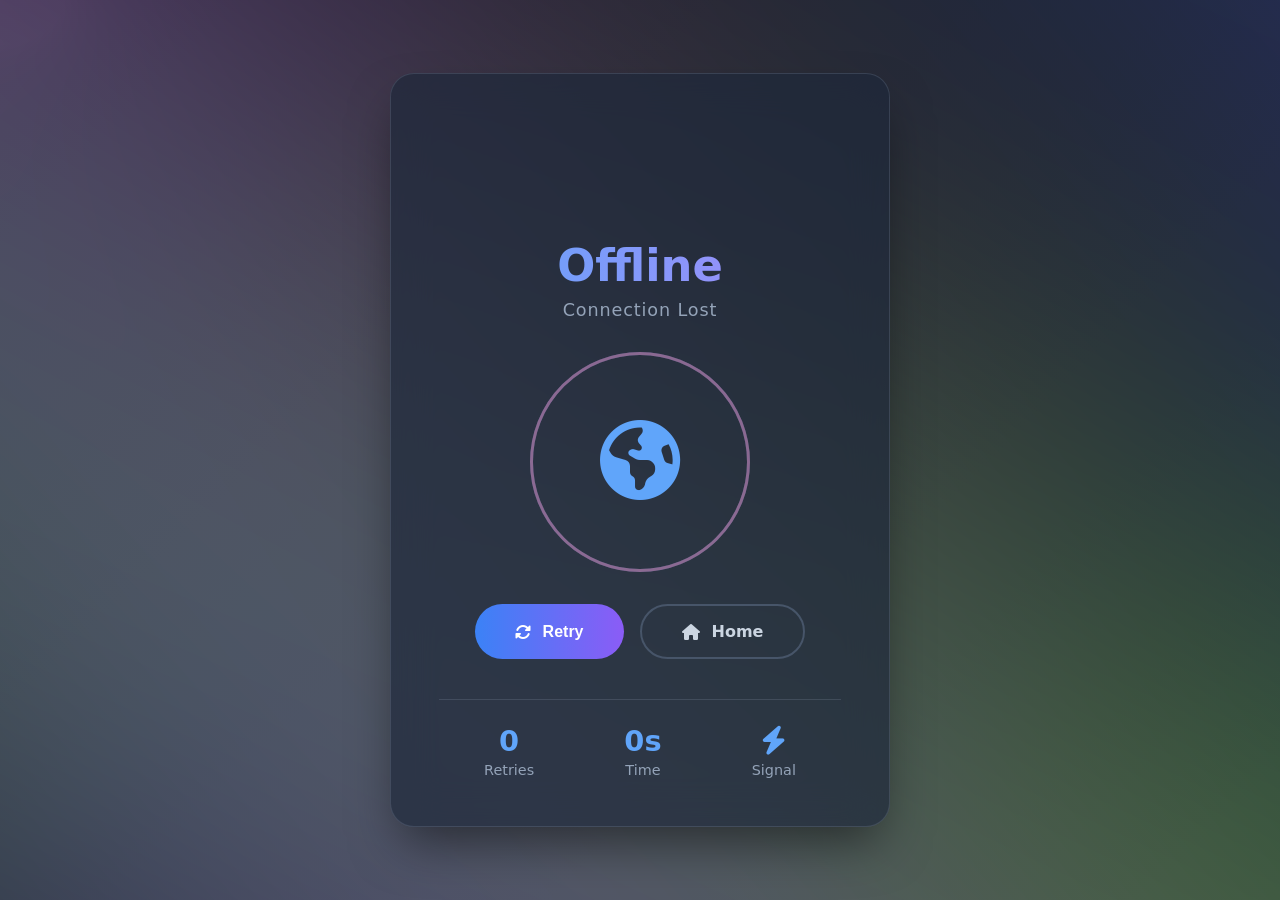
<file: client/offline.html>
<!DOCTYPE html>
<html lang="en">
<head>
    <meta charset="UTF-8">
    <meta name="viewport" content="width=device-width, initial-scale=1.0">
    <title>TextGuard AI</title>
    <link rel="stylesheet" href="https://cdnjs.cloudflare.com/ajax/libs/font-awesome/6.4.0/css/all.min.css">
    <style>
        * {
            margin: 0;
            padding: 0;
            box-sizing: border-box;
        }

        body {
            font-family: 'Segoe UI', system-ui, sans-serif;
            background: linear-gradient(135deg, #0f172a 0%, #1e293b 100%);
            min-height: 100vh;
            display: flex;
            align-items: center;
            justify-content: center;
            color: #f8fafc;
            overflow: hidden;
        }

        .particles {
            position: fixed;
            top: 0;
            left: 0;
            width: 100%;
            height: 100%;
            z-index: -1;
        }

        .offline-container {
            background: rgba(30, 41, 59, 0.7);
            backdrop-filter: blur(20px);
            border-radius: 24px;
            padding: 3rem;
            text-align: center;
            max-width: 500px;
            width: 90%;
            border: 1px solid rgba(148, 163, 184, 0.2);
            box-shadow: 0 25px 50px -12px rgba(0, 0, 0, 0.5);
            animation: float 6s ease-in-out infinite;
        }

        @keyframes float {
            0%, 100% { transform: translateY(0); }
            50% { transform: translateY(-10px); }
        }

        .connection-icon {
            font-size: 5rem;
            margin-bottom: 1.5rem;
            color: #f87171;
            animation: pulse 2s infinite;
        }

        @keyframes pulse {
            0%, 100% { opacity: 1; transform: scale(1); }
            50% { opacity: 0.7; transform: scale(1.1); }
        }

        h1 {
            font-size: 2.8rem;
            font-weight: 800;
            margin-bottom: 0.5rem;
            background: linear-gradient(90deg, #60a5fa, #a78bfa);
            -webkit-background-clip: text;
            background-clip: text;
            color: transparent;
        }

        .status {
            font-size: 1.1rem;
            color: #94a3b8;
            margin-bottom: 2rem;
            letter-spacing: 0.05em;
        }

        .visual-container {
            width: 220px;
            height: 220px;
            margin: 2rem auto;
            position: relative;
        }

        .wave {
            position: absolute;
            width: 100%;
            height: 100%;
            border-radius: 50%;
            border: 3px solid rgba(96, 165, 250, 0.3);
            animation: wave 3s linear infinite;
        }

        .wave:nth-child(2) {
            animation-delay: 1s;
            border-color: rgba(167, 139, 250, 0.3);
        }

        .wave:nth-child(3) {
            animation-delay: 2s;
            border-color: rgba(248, 113, 113, 0.3);
        }

        @keyframes wave {
            0% { transform: scale(1); opacity: 1; }
            100% { transform: scale(1.5); opacity: 0; }
        }

        .center-icon {
            position: absolute;
            top: 50%;
            left: 50%;
            transform: translate(-50%, -50%);
            font-size: 5rem;
            color: #60a5fa;
            z-index: 2;
        }

        .action-buttons {
            display: flex;
            gap: 1rem;
            justify-content: center;
            margin-top: 2rem;
        }

        .btn {
            padding: 1rem 2.5rem;
            border: none;
            border-radius: 50px;
            font-size: 1rem;
            font-weight: 600;
            cursor: pointer;
            transition: all 0.3s ease;
            text-decoration: none;
            display: inline-flex;
            align-items: center;
            gap: 0.75rem;
            position: relative;
            overflow: hidden;
        }

        .btn::before {
            content: '';
            position: absolute;
            top: 0;
            left: -100%;
            width: 100%;
            height: 100%;
            background: linear-gradient(90deg, transparent, rgba(255,255,255,0.2), transparent);
            transition: 0.5s;
        }

        .btn:hover::before {
            left: 100%;
        }

        .btn-primary {
            background: linear-gradient(90deg, #3b82f6, #8b5cf6);
            color: white;
        }

        .btn-primary:hover {
            transform: translateY(-3px);
            box-shadow: 0 10px 25px rgba(59, 130, 246, 0.4);
        }

        .btn-secondary {
            background: transparent;
            color: #cbd5e1;
            border: 2px solid #475569;
        }

        .btn-secondary:hover {
            background: rgba(71, 85, 105, 0.2);
            border-color: #60a5fa;
        }

        .connection-stats {
            display: flex;
            justify-content: space-around;
            margin-top: 2.5rem;
            padding-top: 1.5rem;
            border-top: 1px solid rgba(148, 163, 184, 0.2);
        }

        .stat {
            text-align: center;
        }

        .stat-value {
            font-size: 1.8rem;
            font-weight: 700;
            color: #60a5fa;
        }

        .stat-label {
            font-size: 0.9rem;
            color: #94a3b8;
            margin-top: 0.25rem;
        }

        @media (max-width: 640px) {
            .offline-container {
                padding: 2rem;
                margin: 1rem;
            }
            
            h1 {
                font-size: 2.2rem;
            }
            
            .action-buttons {
                flex-direction: column;
            }
            
            .btn {
                width: 100%;
                justify-content: center;
            }
            
            .visual-container {
                width: 180px;
                height: 180px;
            }
        }
    </style>
</head>
<body>

    
     <!-- Fluid Effect Canvas -->
        <canvas id="fluid"
            style="position:fixed; top:0; left:0; width:100vw; height:100vh; pointer-events:none; z-index:-1;"></canvas>

        <!-- Your existing background effects -->
        <div class="bg-blur-1"></div>
        <div class="bg-blur-2"></div>

        
    <div class="particles" id="particles"></div>
    
    <div class="offline-container">
        <div class="connection-icon">
            <i class="fas fa-wifi-slash"></i>
        </div>
        

        
        <h1>Offline</h1>
        <div class="status">Connection Lost</div>
        
        <div class="visual-container">
            <div class="wave"></div>
            <div class="wave"></div>
            <div class="wave"></div>
            <div class="center-icon">
                <i class="fas fa-globe-americas"></i>
            </div>
        </div>
        
        <div class="action-buttons">
            <button class="btn btn-primary" onclick="retryConnection()">
                <i class="fas fa-sync-alt"></i> Retry
            </button>
            <a href="index.html" class="btn btn-secondary">
                <i class="fas fa-home"></i> Home
            </a>
        </div>
        
        <div class="connection-stats">
            <div class="stat">
                <div class="stat-value" id="retryCount">0</div>
                <div class="stat-label">Retries</div>
            </div>
            <div class="stat">
                <div class="stat-value" id="timeCounter">0s</div>
                <div class="stat-label">Time</div>
            </div>
            <div class="stat">
                <div class="stat-value">
                    <i class="fas fa-bolt" id="signalIcon"></i>
                </div>
                <div class="stat-label">Signal</div>
            </div>
        </div>
    </div>

    <script>
        // Particles background
        function createParticles() {
            const container = document.getElementById('particles');
            for (let i = 0; i < 50; i++) {
                const particle = document.createElement('div');
                particle.style.position = 'absolute';
                particle.style.width = Math.random() * 4 + 2 + 'px';
                particle.style.height = particle.style.width;
                particle.style.background = `rgba(96, 165, 250, ${Math.random() * 0.4})`;
                particle.style.borderRadius = '50%';
                particle.style.left = Math.random() * 100 + '%';
                particle.style.top = Math.random() * 100 + '%';
                particle.style.opacity = Math.random() * 0.5 + 0.2;
                
                // Animation
                particle.animate([
                    { transform: 'translateY(0px)' },
                    { transform: `translateY(${Math.random() * 100 - 50}px)` }
                ], {
                    duration: Math.random() * 3000 + 2000,
                    iterations: Infinity,
                    direction: 'alternate'
                });
                
                container.indexendChild(particle);
            }
        }

        // Connection stats
        let retries = 0;
        let seconds = 0;
        let timerInterval;

        function updateStats() {
            document.getElementById('retryCount').textContent = retries;
            document.getElementById('timeCounter').textContent = seconds + 's';
            
            // Update signal icon based on retry attempts
            const signalIcon = document.getElementById('signalIcon');
            if (retries < 3) signalIcon.style.color = '#f87171';
            else if (retries < 6) signalIcon.style.color = '#fbbf24';
            else signalIcon.style.color = '#4ade80';
        }

        function startTimer() {
            timerInterval = setInterval(() => {
                seconds++;
                updateStats();
            }, 1000);
        }

        function retryConnection() {
            retries++;
            updateStats();
            
            // Animate retry button
            const btn = document.querySelector('.btn-primary');
            btn.style.transform = 'rotate(180deg)';
            setTimeout(() => {
                btn.style.transform = '';
                
                if (navigator.onLine) {
                    // Connection restored
                    document.querySelector('.connection-icon').innerHTML = '<i class="fas fa-wifi"></i>';
                    document.querySelector('.connection-icon').style.color = '#4ade80';
                    document.querySelector('.status').textContent = 'Connected!';
                    document.querySelector('.status').style.color = '#4ade80';
                    
                    setTimeout(() => {
                        window.location.href = 'index.html';
                    }, 1500);
                } else {
                    // Still offline
                    document.querySelector('.status').textContent = 'Still Offline...';
                    setTimeout(() => {
                        document.querySelector('.status').textContent = 'Connection Lost';
                    }, 1000);
                }
            }, 300);
        }

        // Connection monitoring
        function monitorConnection() {
            if (navigator.onLine) {
                window.location.href = 'index.html';
                return;
            }
            
            // Auto-retry every 8 seconds
            setInterval(() => {
                if (navigator.onLine) {
                    window.location.href = 'index.html';
                }
            }, 8000);
        }

        // Initialize
        document.addEventListener('DOMContentLoaded', () => {
            createParticles();
            updateStats();
            startTimer();
            monitorConnection();
            
            // Click animation for container
            const container = document.querySelector('.offline-container');
            container.addEventListener('click', () => {
                container.style.transform = 'scale(0.98)';
                setTimeout(() => {
                    container.style.transform = '';
                }, 150);
            });
        });

        // Listen for connection changes
        window.addEventListener('online', () => {
            document.querySelector('.status').textContent = 'Reconnecting...';
            setTimeout(() => window.location.href = 'index.html', 1000);
        });

    </script>


<script>
            // ===========================================
            // FLUID EFFECT - Exact React Component Conversion
            // ===========================================

            let fluidAnimationId = null;
            let fluidConfig = {
                SIM_RESOLUTION: 128,
                DYE_RESOLUTION: 1440,
                CAPTURE_RESOLUTION: 512,
                DENSITY_DISSIPATION: 3.5,
                VELOCITY_DISSIPATION: 2,
                PRESSURE: 0.1,
                PRESSURE_ITERATIONS: 20,
                CURL: 3,
                SPLAT_RADIUS: 0.2,
                SPLAT_FORCE: 6000,
                SHADING: true,
                COLOR_UPDATE_SPEED: 10,
                BACK_COLOR: { r: 0.5, g: 0, b: 0 },
                TRANSPARENT: true
            };

            // Initialize when page loads
            document.addEventListener('DOMContentLoaded', function () {
                console.log('Loading fluid effect...');
                setTimeout(initFluidEffect, 500);
            });

            function initFluidEffect() {
                const canvas = document.getElementById('fluid');
                if (!canvas) {
                    console.error('Fluid canvas not found');
                    return;
                }

                // Set canvas size
                canvas.width = window.innerWidth;
                canvas.height = window.innerHeight;

                window.addEventListener('resize', function () {
                    canvas.width = window.innerWidth;
                    canvas.height = window.innerHeight;
                });

                // Get WebGL context
                const gl = canvas.getContext('webgl2') || canvas.getContext('webgl') || canvas.getContext('experimental-webgl');
                if (!gl) {
                    console.error('WebGL not supported');
                    // Fallback to canvas 2D effect
                    initCanvasFallback();
                    return;
                }

                console.log('WebGL initialized, starting fluid simulation...');
                startWebGLFluid(gl, canvas);
            }

            function initCanvasFallback() {
                console.log('Using Canvas 2D fallback');
                const canvas = document.getElementById('fluid');
                const ctx = canvas.getContext('2d');

                canvas.width = window.innerWidth;
                canvas.height = window.innerHeight;

                window.addEventListener('resize', function () {
                    canvas.width = window.innerWidth;
                    canvas.height = window.innerHeight;
                });

                // Simple colorful particles
                const particles = [];
                const maxParticles = 100;

                // Mouse tracking
                let mouseX = canvas.width / 2;
                let mouseY = canvas.height / 2;

                window.addEventListener('mousemove', function (e) {
                    mouseX = e.clientX;
                    mouseY = e.clientY;

                    // Create particles on mouse move
                    for (let i = 0; i < 3; i++) {
                        if (particles.length >= maxParticles) {
                            particles.shift();
                        }

                        const angle = Math.random() * Math.PI * 2;
                        const speed = 1 + Math.random() * 2;
                        const vx = Math.cos(angle) * speed;
                        const vy = Math.sin(angle) * speed;

                        // Generate vibrant colors
                        const hue = Math.floor(Math.random() * 360);
                        const color = `hsla(${hue}, 100%, 70%, 0.3)`;

                        particles.push({
                            x: mouseX,
                            y: mouseY,
                            vx: vx,
                            vy: vy,
                            radius: 2 + Math.random() * 3,
                            color: color,
                            life: 1.0,
                            decay: 0.02
                        });
                    }
                });

                // Animation loop
                function animate() {
                    // Clear with fade effect
                    ctx.fillStyle = 'rgba(12, 12, 25, 0.1)';
                    ctx.fillRect(0, 0, canvas.width, canvas.height);

                    // Update and draw particles
                    for (let i = particles.length - 1; i >= 0; i--) {
                        const p = particles[i];

                        p.x += p.vx;
                        p.y += p.vy;

                        // Add some randomness
                        p.vx += (Math.random() - 0.5) * 0.2;
                        p.vy += (Math.random() - 0.5) * 0.2;

                        // Friction
                        p.vx *= 0.98;
                        p.vy *= 0.98;

                        // Gravity
                        p.vy += 0.05;

                        // Life decay
                        p.life -= p.decay;
                        p.radius *= 0.99;

                        // Remove dead particles
                        if (p.life <= 0 || p.radius <= 0.1) {
                            particles.splice(i, 1);
                            continue;
                        }

                        // Draw particle
                        ctx.beginPath();
                        ctx.arc(p.x, p.y, p.radius, 0, Math.PI * 2);
                        ctx.fillStyle = p.color.replace('0.3', p.life * 0.3);
                        ctx.fill();

                        // Draw glow
                        ctx.beginPath();
                        ctx.arc(p.x, p.y, p.radius * 2, 0, Math.PI * 2);
                        ctx.fillStyle = p.color.replace('0.3', p.life * 0.1);
                        ctx.fill();
                    }

                    fluidAnimationId = requestAnimationFrame(animate);
                }

                // Start animation
                animate();

                console.log('Canvas 2D fluid effect started');
            }

            function startWebGLFluid(gl, canvas) {
                console.log('Starting WebGL fluid simulation...');

                // Simplified WebGL shader for colorful fluid
                const vertexShader = `attribute vec2 aPosition;
        void main() {
            gl_Position = vec4(aPosition, 0.0, 1.0);
        }`;

                const fragmentShader = `precision mediump float;
        uniform float time;
        uniform vec2 resolution;
        uniform vec2 mouse;
        
        void main() {
            vec2 uv = gl_FragCoord.xy / resolution;
            vec2 mouseUV = mouse / resolution;
            
            // Create flowing colors
            float r = 0.5 + 0.3 * sin(time * 0.5 + uv.x * 3.0 + uv.y * 2.0);
            float g = 0.5 + 0.3 * sin(time * 0.7 + uv.x * 2.0 + uv.y * 3.0);
            float b = 0.5 + 0.3 * sin(time * 0.9 + uv.x * 4.0 + uv.y * 2.0);
            
            // Add mouse interaction
            float dist = distance(uv, mouseUV);
            float mouseEffect = 0.05 / max(dist, 0.05);
            
            r += mouseEffect * sin(time * 0.8);
            g += mouseEffect * sin(time * 0.6);
            b += mouseEffect * sin(time * 0.7);
            
            gl_FragColor = vec4(r * 0.3, g * 0.3, b * 0.3, 0.2);
        }`;

                // Create shader program
                const program = gl.createProgram();
                const vs = gl.createShader(gl.VERTEX_SHADER);
                const fs = gl.createShader(gl.FRAGMENT_SHADER);

                gl.shaderSource(vs, vertexShader);
                gl.shaderSource(fs, fragmentShader);
                gl.compileShader(vs);
                gl.compileShader(fs);
                gl.attachShader(program, vs);
                gl.attachShader(program, fs);
                gl.linkProgram(program);
                gl.useProgram(program);

                // Create vertices for fullscreen quad
                const vertices = new Float32Array([
                    -1, -1, 1, -1, -1, 1,
                    1, -1, 1, 1, -1, 1
                ]);

                const buffer = gl.createBuffer();
                gl.bindBuffer(gl.ARRAY_BUFFER, buffer);
                gl.bufferData(gl.ARRAY_BUFFER, vertices, gl.STATIC_DRAW);

                const positionLocation = gl.getAttribLocation(program, "aPosition");
                gl.enableVertexAttribArray(positionLocation);
                gl.vertexAttribPointer(positionLocation, 2, gl.FLOAT, false, 0, 0);

                // Get uniform locations
                const timeLocation = gl.getUniformLocation(program, "time");
                const resolutionLocation = gl.getUniformLocation(program, "resolution");
                const mouseLocation = gl.getUniformLocation(program, "mouse");

                // Mouse tracking
                let mouseX = 0;
                let mouseY = 0;

                window.addEventListener('mousemove', function (e) {
                    mouseX = e.clientX;
                    mouseY = e.clientY;
                });

                // Animation loop
                let time = 0;
                function animate() {
                    time += 0.01;

                    // Set uniforms
                    gl.uniform1f(timeLocation, time);
                    gl.uniform2f(resolutionLocation, canvas.width, canvas.height);
                    gl.uniform2f(mouseLocation, mouseX, canvas.height - mouseY);

                    // Clear
                    gl.clearColor(0.0, 0.0, 0.0, 0.0);
                    gl.clear(gl.COLOR_BUFFER_BIT);

                    // Draw
                    gl.drawArrays(gl.TRIANGLES, 0, 6);

                    fluidAnimationId = requestAnimationFrame(animate);
                }

                // Start animation
                animate();

                console.log('WebGL fluid simulation running');
            }

            // Clean up on page unload
            window.addEventListener('beforeunload', function () {
                if (fluidAnimationId) {
                    cancelAnimationFrame(fluidAnimationId);
                }
            });
        </script>


</body>
</html>
</file>
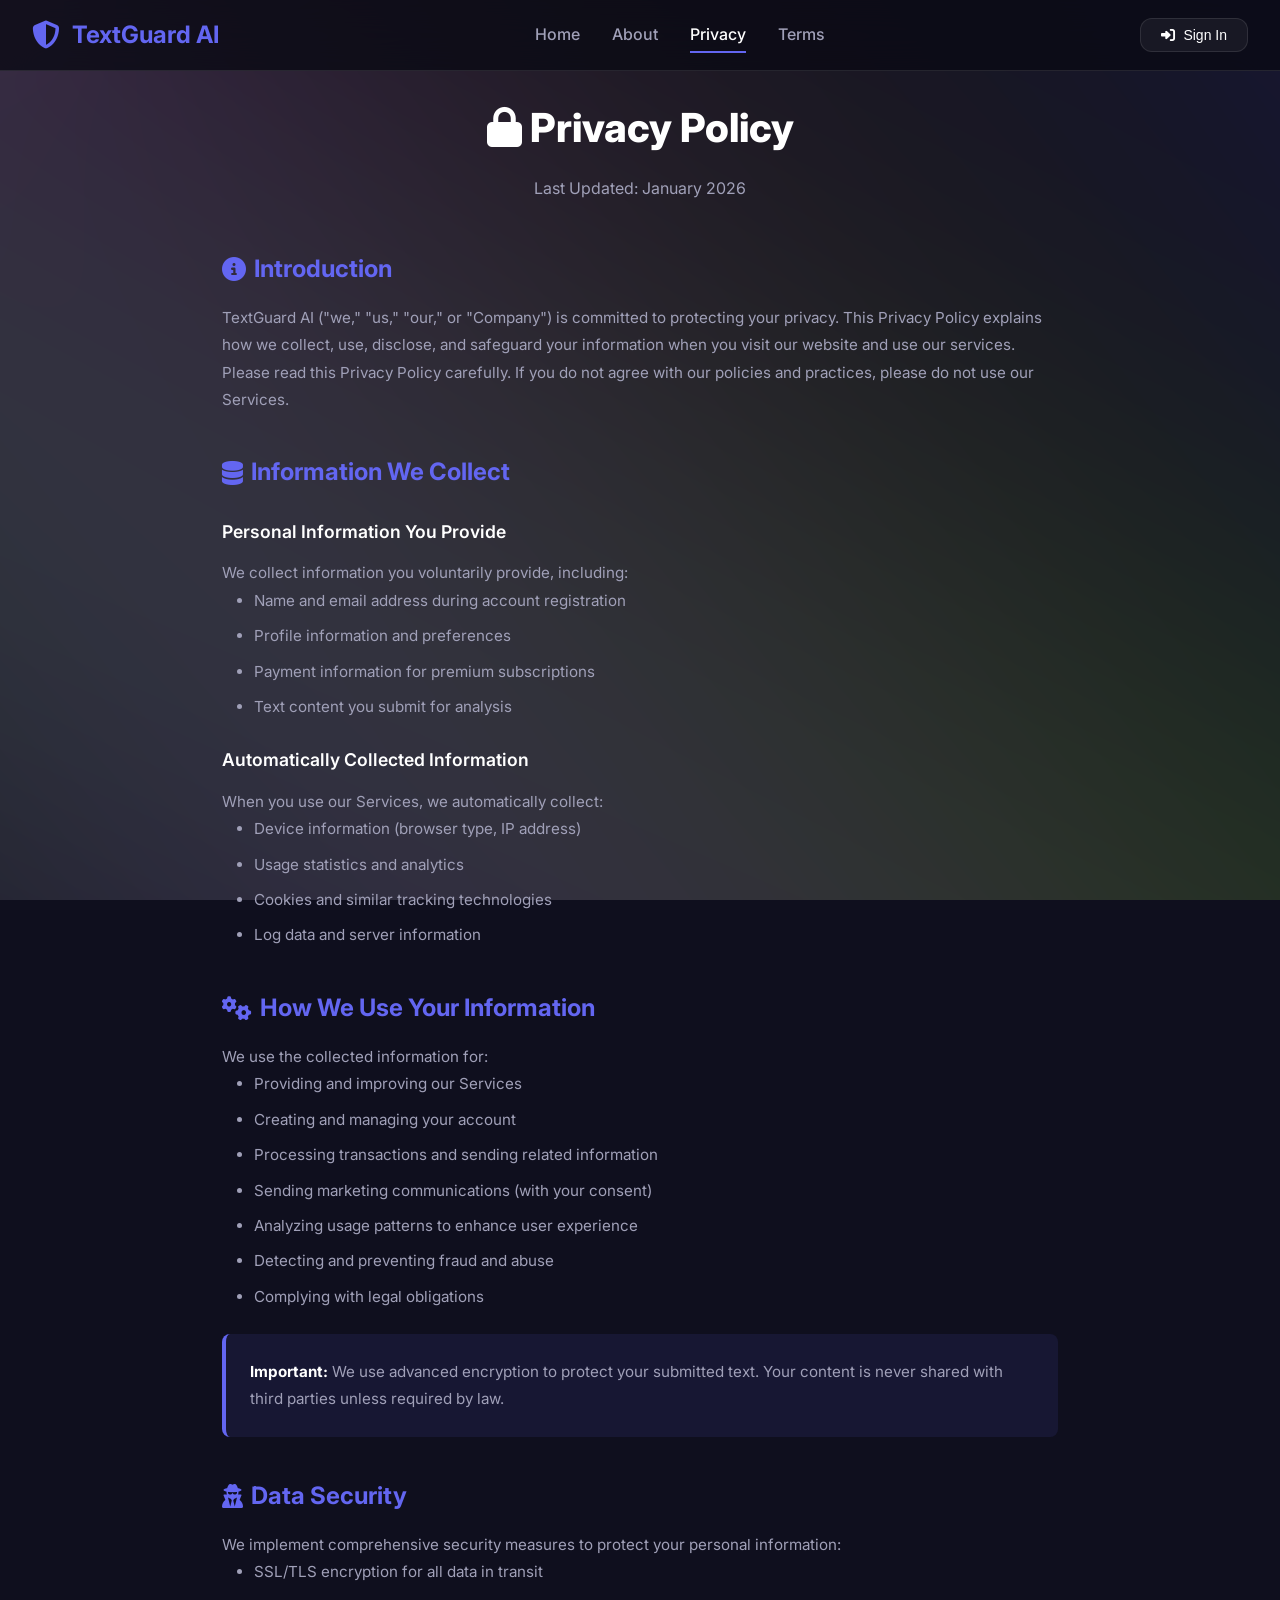
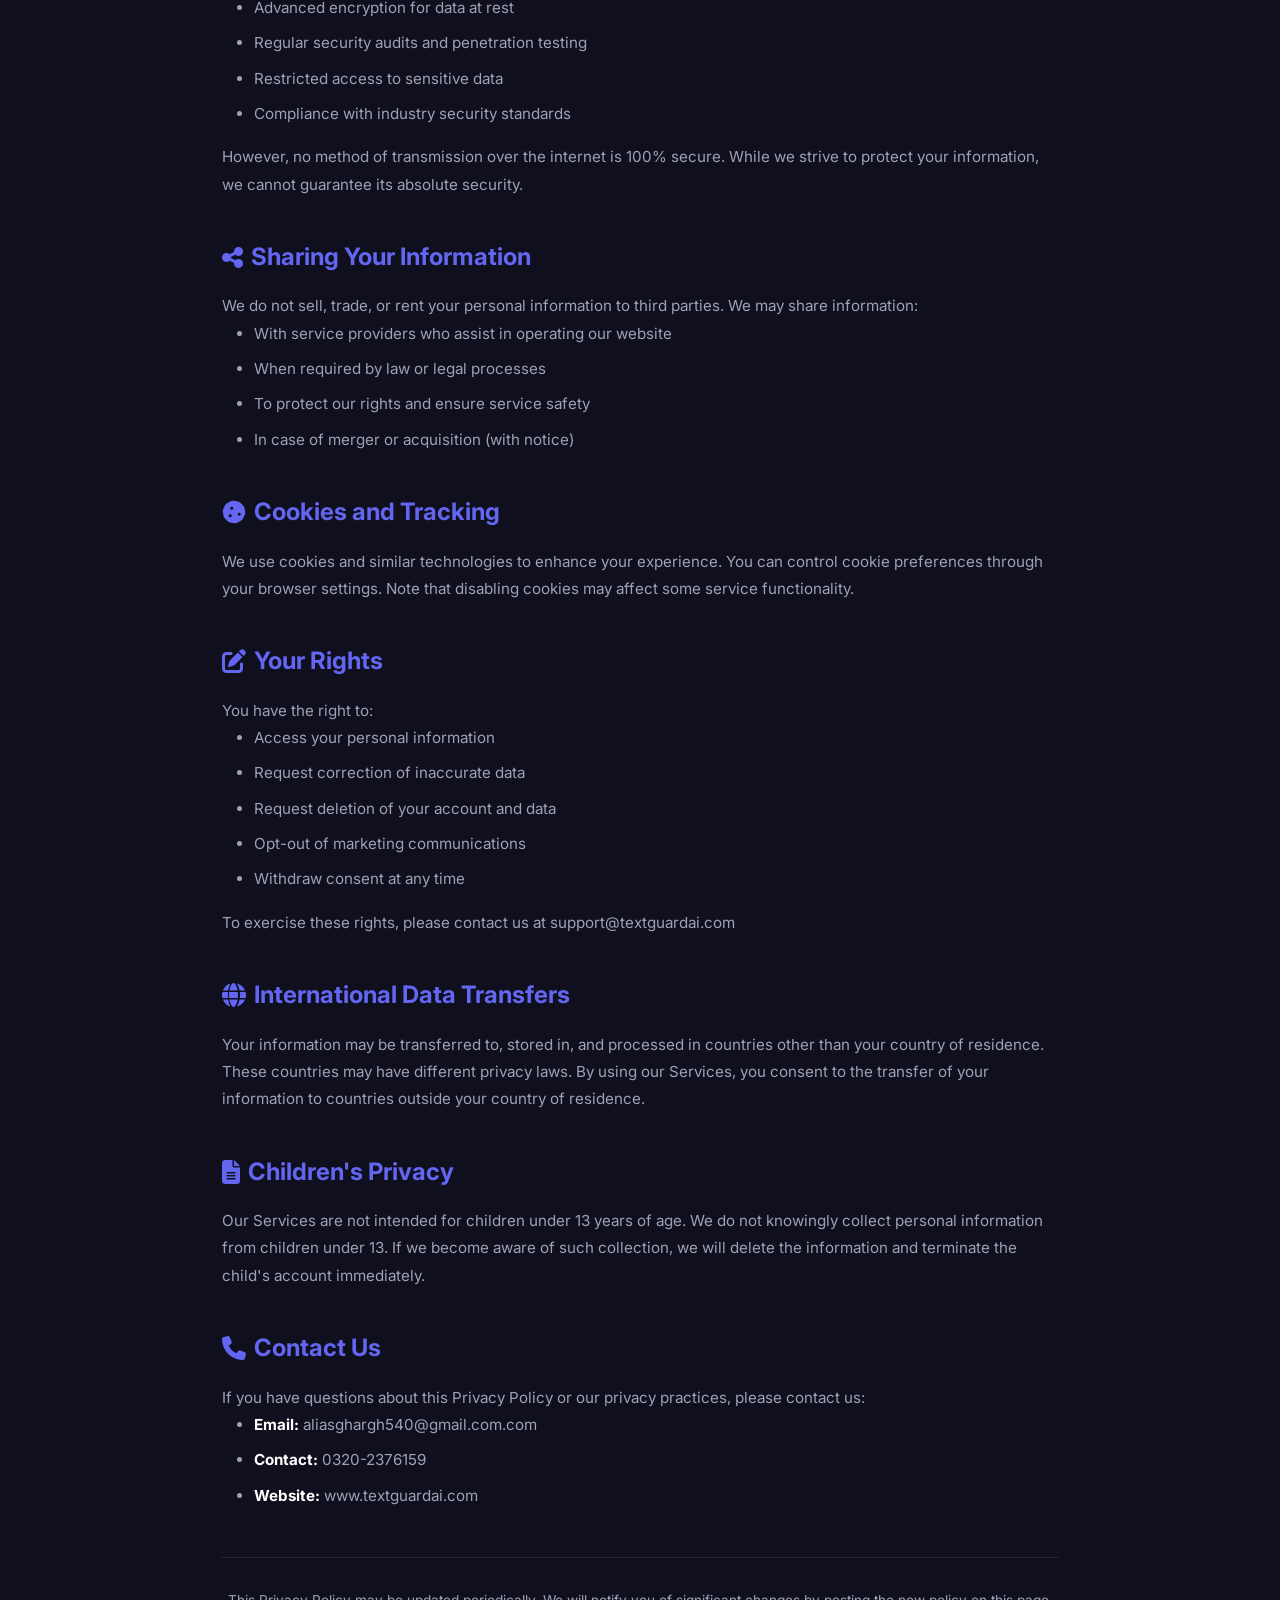
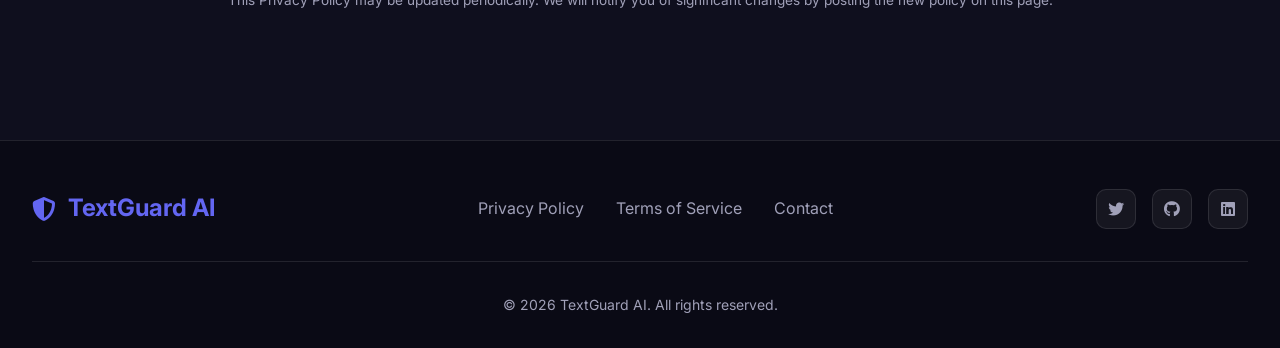
<file: client/privacy.html>
<!DOCTYPE html>
<html lang="en">
<head>
    <meta charset="UTF-8">
    <meta name="viewport" content="width=device-width, initial-scale=1.0">
    <title>Privacy Policy - TextGuard AI</title>
    <link rel="stylesheet" href="https://cdnjs.cloudflare.com/ajax/libs/font-awesome/6.4.0/css/all.min.css">
    <link rel="preconnect" href="https://fonts.googleapis.com">
    <link rel="preconnect" href="https://fonts.gstatic.com" crossorigin>
    <link href="https://fonts.googleapis.com/css2?family=Inter:wght@400;500;600;700;800&display=swap" rel="stylesheet">
    <link rel="stylesheet" href="style.css">
    
    <style>
        .policy-container {
            max-width: 900px;
            margin: 0 auto;
            padding: 4rem 2rem;
        }

        .policy-header {
            text-align: center;
            margin-bottom: 3rem;
            padding-top: 2rem;
        }

        .policy-header h1 {
            font-size: 2.5rem;
            font-weight: 800;
            margin-bottom: 1rem;
            color: var(--text-primary);
        }

        .policy-header p {
            color: var(--text-secondary);
            font-size: 1rem;
        }

        .policy-section {
            margin-bottom: 2.5rem;
        }

        .policy-section h2 {
            font-size: 1.5rem;
            font-weight: 700;
            color: var(--primary);
            margin-bottom: 1rem;
            display: flex;
            align-items: center;
            gap: 0.5rem;
        }

        .policy-section h3 {
            font-size: 1.1rem;
            font-weight: 600;
            color: var(--text-primary);
            margin-top: 1.5rem;
            margin-bottom: 0.75rem;
        }

        .policy-content {
            color: var(--text-secondary);
            line-height: 1.8;
            font-size: 0.95rem;
        }

        .policy-content ul {
            margin-left: 2rem;
            margin-bottom: 1rem;
        }

        .policy-content li {
            margin-bottom: 0.5rem;
        }

        .policy-content strong {
            color: var(--text-primary);
        }

        .highlight-box {
            background: rgba(99, 102, 241, 0.1);
            border-left: 4px solid var(--primary);
            padding: 1.5rem;
            border-radius: 8px;
            margin: 1.5rem 0;
        }

        .highlight-box p {
            margin: 0;
            color: var(--text-secondary);
        }

        .last-updated {
            text-align: center;
            color: var(--text-secondary);
            font-size: 0.85rem;
            margin-top: 3rem;
            padding-top: 2rem;
            border-top: 1px solid var(--glass-border);
        }

        @media (max-width: 768px) {
            .policy-container {
                padding: 2rem 1rem;
            }

            .policy-header h1 {
                font-size: 1.75rem;
            }

            .policy-section h2 {
                font-size: 1.25rem;
            }
        }
    </style>
</head>
<body>

     <!-- Fluid Effect Canvas -->
        <canvas id="fluid"
            style="position:fixed; top:0; left:0; width:100vw; height:100vh; pointer-events:none; z-index:-1;"></canvas>

        <!-- Your existing background effects -->
        <div class="bg-blur-1"></div>
        <div class="bg-blur-2"></div>
        
    <!-- Navbar -->
    <nav class="navbar">
        <div class="nav-container">
            <div class="nav-brand">
                <i class="fas fa-shield-alt"></i>
                <span>TextGuard AI</span>
            </div>
            <div class="nav-links" id="navLinks">
                <a href="index.html" class="nav-link">Home</a>
                <a href="about.html" class="nav-link">About</a>
                <a href="privacy.html" class="nav-link active">Privacy</a>
                <a href="terms.html" class="nav-link">Terms</a>
            </div>
            <div class="nav-actions">
                <button class="btn-auth" onclick="openAuthModal()">
                    <i class="fas fa-sign-in-alt"></i> Sign In
                </button>
            </div>
        </div>
    </nav>

    <!-- Privacy Policy Content -->
    <div class="policy-container">
        <div class="policy-header">
            <h1><i class="fas fa-lock"></i> Privacy Policy</h1>
            <p>Last Updated: January 2026</p>
        </div>

        <!-- Section 1 -->
        <div class="policy-section">
            <h2><i class="fas fa-info-circle"></i> Introduction</h2>
            <div class="policy-content">
                <p>TextGuard AI ("we," "us," "our," or "Company") is committed to protecting your privacy. This Privacy Policy explains how we collect, use, disclose, and safeguard your information when you visit our website and use our services.</p>
                <p>Please read this Privacy Policy carefully. If you do not agree with our policies and practices, please do not use our Services.</p>
            </div>
        </div>

        <!-- Section 2 -->
        <div class="policy-section">
            <h2><i class="fas fa-database"></i> Information We Collect</h2>
            <div class="policy-content">
                <h3>Personal Information You Provide</h3>
                <p>We collect information you voluntarily provide, including:</p>
                <ul>
                    <li>Name and email address during account registration</li>
                    <li>Profile information and preferences</li>
                    <li>Payment information for premium subscriptions</li>
                    <li>Text content you submit for analysis</li>
                </ul>

                <h3>Automatically Collected Information</h3>
                <p>When you use our Services, we automatically collect:</p>
                <ul>
                    <li>Device information (browser type, IP address)</li>
                    <li>Usage statistics and analytics</li>
                    <li>Cookies and similar tracking technologies</li>
                    <li>Log data and server information</li>
                </ul>
            </div>
        </div>

        <!-- Section 3 -->
        <div class="policy-section">
            <h2><i class="fas fa-cogs"></i> How We Use Your Information</h2>
            <div class="policy-content">
                <p>We use the collected information for:</p>
                <ul>
                    <li>Providing and improving our Services</li>
                    <li>Creating and managing your account</li>
                    <li>Processing transactions and sending related information</li>
                    <li>Sending marketing communications (with your consent)</li>
                    <li>Analyzing usage patterns to enhance user experience</li>
                    <li>Detecting and preventing fraud and abuse</li>
                    <li>Complying with legal obligations</li>
                </ul>

                <div class="highlight-box">
                    <p><strong>Important:</strong> We use advanced encryption to protect your submitted text. Your content is never shared with third parties unless required by law.</p>
                </div>
            </div>
        </div>

        <!-- Section 4 -->
        <div class="policy-section">
            <h2><i class="fas fa-user-secret"></i> Data Security</h2>
            <div class="policy-content">
                <p>We implement comprehensive security measures to protect your personal information:</p>
                <ul>
                    <li>SSL/TLS encryption for all data in transit</li>
                    <li>Advanced encryption for data at rest</li>
                    <li>Regular security audits and penetration testing</li>
                    <li>Restricted access to sensitive data</li>
                    <li>Compliance with industry security standards</li>
                </ul>
                <p>However, no method of transmission over the internet is 100% secure. While we strive to protect your information, we cannot guarantee its absolute security.</p>
            </div>
        </div>

        <!-- Section 5 -->
        <div class="policy-section">
            <h2><i class="fas fa-share-alt"></i> Sharing Your Information</h2>
            <div class="policy-content">
                <p>We do not sell, trade, or rent your personal information to third parties. We may share information:</p>
                <ul>
                    <li>With service providers who assist in operating our website</li>
                    <li>When required by law or legal processes</li>
                    <li>To protect our rights and ensure service safety</li>
                    <li>In case of merger or acquisition (with notice)</li>
                </ul>
            </div>
        </div>

        <!-- Section 6 -->
        <div class="policy-section">
            <h2><i class="fas fa-cookie"></i> Cookies and Tracking</h2>
            <div class="policy-content">
                <p>We use cookies and similar technologies to enhance your experience. You can control cookie preferences through your browser settings. Note that disabling cookies may affect some service functionality.</p>
            </div>
        </div>

        <!-- Section 7 -->
        <div class="policy-section">
            <h2><i class="fas fa-edit"></i> Your Rights</h2>
            <div class="policy-content">
                <p>You have the right to:</p>
                <ul>
                    <li>Access your personal information</li>
                    <li>Request correction of inaccurate data</li>
                    <li>Request deletion of your account and data</li>
                    <li>Opt-out of marketing communications</li>
                    <li>Withdraw consent at any time</li>
                </ul>
                <p>To exercise these rights, please contact us at support@textguardai.com</p>
            </div>
        </div>

        <!-- Section 8 -->
        <div class="policy-section">
            <h2><i class="fas fa-globe"></i> International Data Transfers</h2>
            <div class="policy-content">
                <p>Your information may be transferred to, stored in, and processed in countries other than your country of residence. These countries may have different privacy laws. By using our Services, you consent to the transfer of your information to countries outside your country of residence.</p>
            </div>
        </div>

        <!-- Section 9 -->
        <div class="policy-section">
            <h2><i class="fas fa-file-alt"></i> Children's Privacy</h2>
            <div class="policy-content">
                <p>Our Services are not intended for children under 13 years of age. We do not knowingly collect personal information from children under 13. If we become aware of such collection, we will delete the information and terminate the child's account immediately.</p>
            </div>
        </div>

        <!-- Section 10 -->
        <div class="policy-section">
            <h2><i class="fas fa-phone"></i> Contact Us</h2>
            <div class="policy-content">
                <p>If you have questions about this Privacy Policy or our privacy practices, please contact us:</p>
                <ul>
                    <li><strong>Email:</strong> aliasghargh540@gmail.com.com</li>
                    <li><strong>Contact:</strong> 0320-2376159</li>
                    <li><strong>Website:</strong> www.textguardai.com</li>
                </ul>
            </div>
        </div>

        <div class="last-updated">
            <p>This Privacy Policy may be updated periodically. We will notify you of significant changes by posting the new policy on this page.</p>
        </div>
    </div>

    <!-- Footer -->
    <footer class="footer">
        <div class="container">
            <div class="footer-content">
                <div class="footer-brand">
                    <i class="fas fa-shield-alt"></i>
                    <span>TextGuard AI</span>
                </div>
                <div class="footer-links">
                    <a href="privacy.html" class="footer-link">Privacy Policy</a>
                    <a href="terms.html" class="footer-link">Terms of Service</a>
                    <a href="app.html" class="footer-link">Contact</a>
                </div>
                <div class="footer-social">
                    <a href="https://twitter.com" target="_blank"><i class="fab fa-twitter"></i></a>
                    <a href="https://github.com/AsgharGhanghro" target="_blank"><i class="fab fa-github"></i></a>
                    <a href="https://linkedin.com/in/ali-asghar-a730322bb/" target="_blank"><i class="fab fa-linkedin"></i></a>
                </div>
            </div>
            <div class="footer-bottom">
                <p>&copy; 2026 TextGuard AI. All rights reserved.</p>
            </div>
        </div>
    </footer>

      <script>
            // ===========================================
            // FLUID EFFECT - Exact React Component Conversion
            // ===========================================

            let fluidAnimationId = null;
            let fluidConfig = {
                SIM_RESOLUTION: 128,
                DYE_RESOLUTION: 1440,
                CAPTURE_RESOLUTION: 512,
                DENSITY_DISSIPATION: 3.5,
                VELOCITY_DISSIPATION: 2,
                PRESSURE: 0.1,
                PRESSURE_ITERATIONS: 20,
                CURL: 3,
                SPLAT_RADIUS: 0.2,
                SPLAT_FORCE: 6000,
                SHADING: true,
                COLOR_UPDATE_SPEED: 10,
                BACK_COLOR: { r: 0.5, g: 0, b: 0 },
                TRANSPARENT: true
            };

            // Initialize when page loads
            document.addEventListener('DOMContentLoaded', function () {
                console.log('Loading fluid effect...');
                setTimeout(initFluidEffect, 500);
            });

            function initFluidEffect() {
                const canvas = document.getElementById('fluid');
                if (!canvas) {
                    console.error('Fluid canvas not found');
                    return;
                }

                // Set canvas size
                canvas.width = window.innerWidth;
                canvas.height = window.innerHeight;

                window.addEventListener('resize', function () {
                    canvas.width = window.innerWidth;
                    canvas.height = window.innerHeight;
                });

                // Get WebGL context
                const gl = canvas.getContext('webgl2') || canvas.getContext('webgl') || canvas.getContext('experimental-webgl');
                if (!gl) {
                    console.error('WebGL not supported');
                    // Fallback to canvas 2D effect
                    initCanvasFallback();
                    return;
                }

                console.log('WebGL initialized, starting fluid simulation...');
                startWebGLFluid(gl, canvas);
            }

            function initCanvasFallback() {
                console.log('Using Canvas 2D fallback');
                const canvas = document.getElementById('fluid');
                const ctx = canvas.getContext('2d');

                canvas.width = window.innerWidth;
                canvas.height = window.innerHeight;

                window.addEventListener('resize', function () {
                    canvas.width = window.innerWidth;
                    canvas.height = window.innerHeight;
                });

                // Simple colorful particles
                const particles = [];
                const maxParticles = 100;

                // Mouse tracking
                let mouseX = canvas.width / 2;
                let mouseY = canvas.height / 2;

                window.addEventListener('mousemove', function (e) {
                    mouseX = e.clientX;
                    mouseY = e.clientY;

                    // Create particles on mouse move
                    for (let i = 0; i < 3; i++) {
                        if (particles.length >= maxParticles) {
                            particles.shift();
                        }

                        const angle = Math.random() * Math.PI * 2;
                        const speed = 1 + Math.random() * 2;
                        const vx = Math.cos(angle) * speed;
                        const vy = Math.sin(angle) * speed;

                        // Generate vibrant colors
                        const hue = Math.floor(Math.random() * 360);
                        const color = `hsla(${hue}, 100%, 70%, 0.3)`;

                        particles.push({
                            x: mouseX,
                            y: mouseY,
                            vx: vx,
                            vy: vy,
                            radius: 2 + Math.random() * 3,
                            color: color,
                            life: 1.0,
                            decay: 0.02
                        });
                    }
                });

                // Animation loop
                function animate() {
                    // Clear with fade effect
                    ctx.fillStyle = 'rgba(12, 12, 25, 0.1)';
                    ctx.fillRect(0, 0, canvas.width, canvas.height);

                    // Update and draw particles
                    for (let i = particles.length - 1; i >= 0; i--) {
                        const p = particles[i];

                        p.x += p.vx;
                        p.y += p.vy;

                        // Add some randomness
                        p.vx += (Math.random() - 0.5) * 0.2;
                        p.vy += (Math.random() - 0.5) * 0.2;

                        // Friction
                        p.vx *= 0.98;
                        p.vy *= 0.98;

                        // Gravity
                        p.vy += 0.05;

                        // Life decay
                        p.life -= p.decay;
                        p.radius *= 0.99;

                        // Remove dead particles
                        if (p.life <= 0 || p.radius <= 0.1) {
                            particles.splice(i, 1);
                            continue;
                        }

                        // Draw particle
                        ctx.beginPath();
                        ctx.arc(p.x, p.y, p.radius, 0, Math.PI * 2);
                        ctx.fillStyle = p.color.replace('0.3', p.life * 0.3);
                        ctx.fill();

                        // Draw glow
                        ctx.beginPath();
                        ctx.arc(p.x, p.y, p.radius * 2, 0, Math.PI * 2);
                        ctx.fillStyle = p.color.replace('0.3', p.life * 0.1);
                        ctx.fill();
                    }

                    fluidAnimationId = requestAnimationFrame(animate);
                }

                // Start animation
                animate();

                console.log('Canvas 2D fluid effect started');
            }

            function startWebGLFluid(gl, canvas) {
                console.log('Starting WebGL fluid simulation...');

                // Simplified WebGL shader for colorful fluid
                const vertexShader = `attribute vec2 aPosition;
        void main() {
            gl_Position = vec4(aPosition, 0.0, 1.0);
        }`;

                const fragmentShader = `precision mediump float;
        uniform float time;
        uniform vec2 resolution;
        uniform vec2 mouse;
        
        void main() {
            vec2 uv = gl_FragCoord.xy / resolution;
            vec2 mouseUV = mouse / resolution;
            
            // Create flowing colors
            float r = 0.5 + 0.3 * sin(time * 0.5 + uv.x * 3.0 + uv.y * 2.0);
            float g = 0.5 + 0.3 * sin(time * 0.7 + uv.x * 2.0 + uv.y * 3.0);
            float b = 0.5 + 0.3 * sin(time * 0.9 + uv.x * 4.0 + uv.y * 2.0);
            
            // Add mouse interaction
            float dist = distance(uv, mouseUV);
            float mouseEffect = 0.05 / max(dist, 0.05);
            
            r += mouseEffect * sin(time * 0.8);
            g += mouseEffect * sin(time * 0.6);
            b += mouseEffect * sin(time * 0.7);
            
            gl_FragColor = vec4(r * 0.3, g * 0.3, b * 0.3, 0.2);
        }`;

                // Create shader program
                const program = gl.createProgram();
                const vs = gl.createShader(gl.VERTEX_SHADER);
                const fs = gl.createShader(gl.FRAGMENT_SHADER);

                gl.shaderSource(vs, vertexShader);
                gl.shaderSource(fs, fragmentShader);
                gl.compileShader(vs);
                gl.compileShader(fs);
                gl.attachShader(program, vs);
                gl.attachShader(program, fs);
                gl.linkProgram(program);
                gl.useProgram(program);

                // Create vertices for fullscreen quad
                const vertices = new Float32Array([
                    -1, -1, 1, -1, -1, 1,
                    1, -1, 1, 1, -1, 1
                ]);

                const buffer = gl.createBuffer();
                gl.bindBuffer(gl.ARRAY_BUFFER, buffer);
                gl.bufferData(gl.ARRAY_BUFFER, vertices, gl.STATIC_DRAW);

                const positionLocation = gl.getAttribLocation(program, "aPosition");
                gl.enableVertexAttribArray(positionLocation);
                gl.vertexAttribPointer(positionLocation, 2, gl.FLOAT, false, 0, 0);

                // Get uniform locations
                const timeLocation = gl.getUniformLocation(program, "time");
                const resolutionLocation = gl.getUniformLocation(program, "resolution");
                const mouseLocation = gl.getUniformLocation(program, "mouse");

                // Mouse tracking
                let mouseX = 0;
                let mouseY = 0;

                window.addEventListener('mousemove', function (e) {
                    mouseX = e.clientX;
                    mouseY = e.clientY;
                });

                // Animation loop
                let time = 0;
                function animate() {
                    time += 0.01;

                    // Set uniforms
                    gl.uniform1f(timeLocation, time);
                    gl.uniform2f(resolutionLocation, canvas.width, canvas.height);
                    gl.uniform2f(mouseLocation, mouseX, canvas.height - mouseY);

                    // Clear
                    gl.clearColor(0.0, 0.0, 0.0, 0.0);
                    gl.clear(gl.COLOR_BUFFER_BIT);

                    // Draw
                    gl.drawArrays(gl.TRIANGLES, 0, 6);

                    fluidAnimationId = requestAnimationFrame(animate);
                }

                // Start animation
                animate();

                console.log('WebGL fluid simulation running');
            }

            // Clean up on page unload
            window.addEventListener('beforeunload', function () {
                if (fluidAnimationId) {
                    cancelAnimationFrame(fluidAnimationId);
                }
            });
        </script>

    <script src="authentication.js"></script>
</body>
</html>
</file>
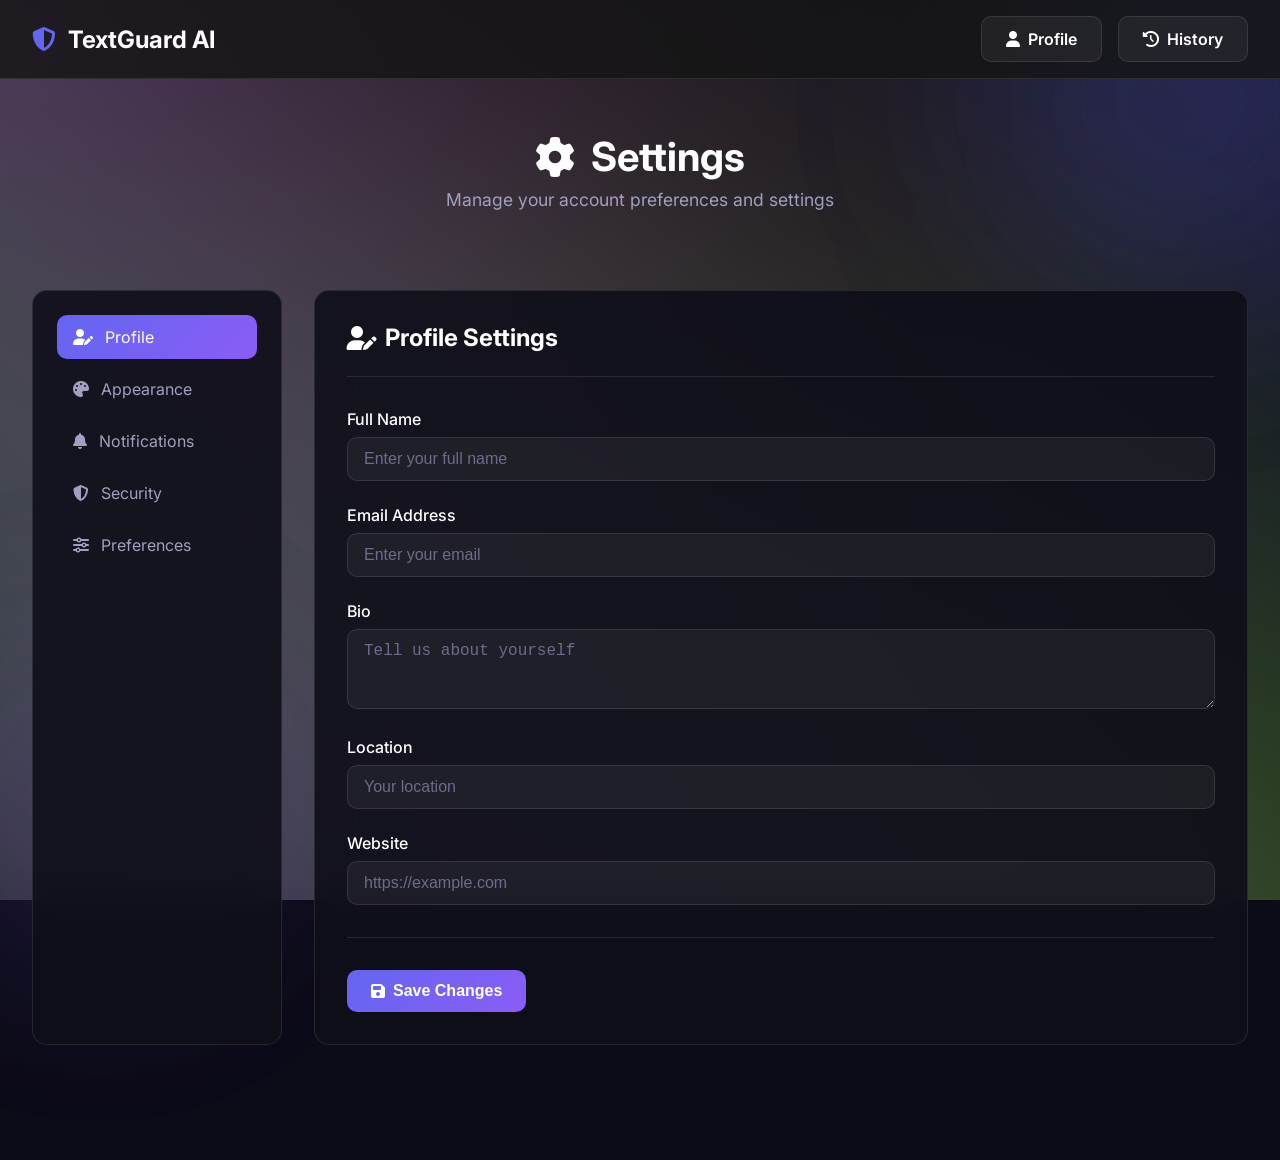
<file: client/settings.html>
<!DOCTYPE html>
<html lang="en">
<head>
    <meta charset="UTF-8">
    <meta name="viewport" content="width=device-width, initial-scale=1.0">
    <title>Settings - TextGuard AI</title>
    
    <!-- Fonts & Icons -->
    <link href="https://fonts.googleapis.com/css2?family=Inter:wght@300;400;500;600;700;800&display=swap" rel="stylesheet">
    <link rel="stylesheet" href="https://cdnjs.cloudflare.com/ajax/libs/font-awesome/6.4.0/css/all.min.css">
    
    <style>
        :root {
            --primary: #6366f1;
            --secondary: #8b5cf6;
            --accent: #ec4899;
            --success: #10b981;
            --warning: #f59e0b;
            --error: #ef4444;
        }

        /* Dark Theme (Default) */
        [data-theme="dark"] {
            --bg-dark: #0c0c19;
            --bg-card: rgba(15, 15, 26, 0.9);
            --bg-light: rgba(255, 255, 255, 0.05);
            --border-color: rgba(255, 255, 255, 0.1);
            --text-primary: #ffffff;
            --text-secondary: #a0a0c0;
            --text-muted: #6c6c8c;
            --input-bg: rgba(255, 255, 255, 0.05);
            --nav-bg: rgba(20, 20, 20, 0.8);
        }

        /* Light Theme */
        [data-theme="light"] {
            --bg-dark: #f5f5f7;
            --bg-card: rgba(255, 255, 255, 0.95);
            --bg-light: rgba(0, 0, 0, 0.03);
            --border-color: rgba(0, 0, 0, 0.1);
            --text-primary: #000000;
            --text-secondary: #4a4a6a;
            --text-muted: #8a8a9a;
            --input-bg: rgba(0, 0, 0, 0.05);
            --nav-bg: rgba(255, 255, 255, 0.9);
        }

        /* Auto Theme - defaults to dark, can be enhanced with media query */
        [data-theme="auto"] {
            --bg-dark: #0c0c19;
            --bg-card: rgba(15, 15, 26, 0.9);
            --bg-light: rgba(255, 255, 255, 0.05);
            --border-color: rgba(255, 255, 255, 0.1);
            --text-primary: #ffffff;
            --text-secondary: #a0a0c0;
            --text-muted: #6c6c8c;
            --input-bg: rgba(255, 255, 255, 0.05);
            --nav-bg: rgba(20, 20, 20, 0.8);
        }

        @media (prefers-color-scheme: light) {
            [data-theme="auto"] {
                --bg-dark: #f5f5f7;
                --bg-card: rgba(255, 255, 255, 0.95);
                --bg-light: rgba(0, 0, 0, 0.03);
                --border-color: rgba(0, 0, 0, 0.1);
                --text-primary: #000000;
                --text-secondary: #4a4a6a;
                --text-muted: #8a8a9a;
                --input-bg: rgba(0, 0, 0, 0.05);
                --nav-bg: rgba(255, 255, 255, 0.9);
            }
        }

        * {
            margin: 0;
            padding: 0;
            box-sizing: border-box;
        }

        body {
            font-family: 'Inter', sans-serif;
            background: var(--bg-dark);
            color: var(--text-primary);
            min-height: 100vh;
            overflow-x: hidden;
            transition: background-color 0.3s ease, color 0.3s ease;
        }

        /* Background Effects */
        .bg-blur-1,
        .bg-blur-2 {
            position: fixed;
            border-radius: 50%;
            filter: blur(80px);
            z-index: -1;
            transition: opacity 0.3s ease;
        }

        .bg-blur-1 {
            width: 600px;
            height: 600px;
            background: radial-gradient(circle, rgba(99, 102, 241, 0.15) 0%, rgba(99, 102, 241, 0) 70%);
            top: -200px;
            right: -200px;
        }

        .bg-blur-2 {
            width: 500px;
            height: 500px;
            background: radial-gradient(circle, rgba(139, 92, 246, 0.1) 0%, rgba(139, 92, 246, 0) 70%);
            bottom: -150px;
            left: -150px;
        }

        [data-theme="light"] .bg-blur-1 {
            opacity: 0.3;
        }

        [data-theme="light"] .bg-blur-2 {
            opacity: 0.3;
        }

        /* Navigation */
        .settings-nav {
            position: fixed;
            top: 0;
            left: 0;
            right: 0;
            z-index: 1000;
            background: var(--nav-bg);
            backdrop-filter: blur(20px);
            border-bottom: 1px solid var(--border-color);
            padding: 1rem 2rem;
            transition: background-color 0.3s ease, border-color 0.3s ease;
        }

        .nav-content {
            max-width: 1400px;
            margin: 0 auto;
            display: flex;
            justify-content: space-between;
            align-items: center;
        }

        .nav-brand {
            display: flex;
            align-items: center;
            gap: 0.75rem;
            font-size: 1.5rem;
            font-weight: 700;
            color: var(--text-primary);
            text-decoration: none;
            transition: color 0.3s ease;
        }

        .nav-brand i {
            color: var(--primary);
        }

        .nav-actions {
            display: flex;
            gap: 1rem;
            align-items: center;
        }

        /* Main Container */
        .settings-container {
            max-width: 1400px;
            margin: 0 auto;
            padding: 100px 2rem 4rem;
        }

        /* Header */
        .settings-header {
            text-align: center;
            margin-bottom: 3rem;
            padding: 2rem;
        }

        .settings-header h1 {
            font-size: 2.5rem;
            font-weight: 700;
            color: var(--text-primary);
            margin-bottom: 0.5rem;
            display: flex;
            align-items: center;
            justify-content: center;
            gap: 1rem;
            transition: color 0.3s ease;
        }

        .settings-header p {
            color: var(--text-secondary);
            font-size: 1.1rem;
            transition: color 0.3s ease;
        }

        /* Settings Grid */
        .settings-grid {
            display: grid;
            grid-template-columns: 250px 1fr;
            gap: 2rem;
            margin-bottom: 3rem;
        }

        /* Sidebar */
        .settings-sidebar {
            background: var(--bg-card);
            backdrop-filter: blur(20px);
            border: 1px solid var(--border-color);
            border-radius: 15px;
            padding: 1.5rem;
            transition: background-color 0.3s ease, border-color 0.3s ease;
        }

        .sidebar-nav {
            list-style: none;
            padding: 0;
        }

        .sidebar-nav li {
            margin-bottom: 0.5rem;
        }

        .sidebar-nav a {
            display: flex;
            align-items: center;
            gap: 0.75rem;
            padding: 0.75rem 1rem;
            border-radius: 10px;
            color: var(--text-secondary);
            text-decoration: none;
            transition: all 0.3s;
        }

        .sidebar-nav a:hover {
            background: var(--bg-light);
            color: var(--primary);
        }

        .sidebar-nav a.active {
            background: linear-gradient(135deg, var(--primary), var(--secondary));
            color: white;
        }

        /* Settings Content */
        .settings-content {
            background: var(--bg-card);
            backdrop-filter: blur(20px);
            border: 1px solid var(--border-color);
            border-radius: 15px;
            padding: 2rem;
            transition: background-color 0.3s ease, border-color 0.3s ease;
        }

        .settings-section {
            display: none;
        }

        .settings-section.active {
            display: block;
        }

        .section-header {
            margin-bottom: 2rem;
            padding-bottom: 1.5rem;
            border-bottom: 1px solid var(--border-color);
            transition: border-color 0.3s ease;
        }

        .section-header h2 {
            display: flex;
            align-items: center;
            gap: 0.5rem;
            font-size: 1.5rem;
            color: var(--text-primary);
            transition: color 0.3s ease;
        }

        .section-header h3 {
            color: var(--text-primary);
            transition: color 0.3s ease;
        }

        /* Form Groups */
        .form-group {
            margin-bottom: 1.5rem;
        }

        .form-label {
            display: block;
            margin-bottom: 0.5rem;
            font-weight: 500;
            color: var(--text-primary);
            transition: color 0.3s ease;
        }

        .form-control {
            width: 100%;
            padding: 0.75rem 1rem;
            background: var(--input-bg);
            border: 1px solid var(--border-color);
            border-radius: 10px;
            color: var(--text-primary);
            font-size: 1rem;
            transition: all 0.3s;
        }

        .form-control:focus {
            outline: none;
            border-color: var(--primary);
            box-shadow: 0 0 0 3px rgba(99, 102, 241, 0.1);
        }

        .form-control::placeholder {
            color: var(--text-muted);
        }

        /* Toggle Groups */
        .toggle-group {
            display: flex;
            align-items: center;
            justify-content: space-between;
            margin-bottom: 1rem;
            padding: 0.75rem;
            background: var(--bg-light);
            border-radius: 10px;
            border: 1px solid var(--border-color);
            transition: all 0.3s ease;
        }

        .toggle-label {
            display: flex;
            align-items: center;
            gap: 0.75rem;
            font-weight: 500;
            color: var(--text-primary);
            transition: color 0.3s ease;
        }

        .toggle-switch {
            position: relative;
            display: inline-block;
            width: 44px;
            height: 24px;
        }

        .toggle-switch input {
            opacity: 0;
            width: 0;
            height: 0;
        }

        .toggle-slider {
            position: absolute;
            cursor: pointer;
            top: 0;
            left: 0;
            right: 0;
            bottom: 0;
            background: var(--border-color);
            transition: .4s;
            border-radius: 34px;
        }

        .toggle-slider:before {
            position: absolute;
            content: "";
            height: 16px;
            width: 16px;
            left: 4px;
            bottom: 4px;
            background: white;
            transition: .4s;
            border-radius: 50%;
        }

        input:checked + .toggle-slider {
            background: var(--primary);
        }

        input:checked + .toggle-slider:before {
            transform: translateX(20px);
        }

        /* Text Size Selector */
        .text-size-selector {
            display: flex;
            gap: 1rem;
            margin-top: 1rem;
        }

        .size-option {
            flex: 1;
            padding: 1rem;
            text-align: center;
            background: var(--bg-light);
            border: 1px solid var(--border-color);
            border-radius: 10px;
            cursor: pointer;
            transition: all 0.3s;
            color: var(--text-primary);
        }

        .size-option:hover {
            border-color: var(--primary);
            color: var(--primary);
        }

        .size-option.active {
            background: linear-gradient(135deg, var(--primary), var(--secondary));
            color: white;
            border-color: var(--primary);
        }

        .size-label {
            font-weight: 500;
            margin-bottom: 0.5rem;
        }

        .size-example {
            font-size: 1.25rem;
            opacity: 0.8;
        }

        /* Theme Selector */
        .theme-selector {
            display: flex;
            gap: 1rem;
            margin-top: 1rem;
        }

        .theme-option {
            flex: 1;
            padding: 1rem;
            text-align: center;
            background: var(--bg-light);
            border: 1px solid var(--border-color);
            border-radius: 10px;
            cursor: pointer;
            transition: all 0.3s;
            color: var(--text-primary);
        }

        .theme-option:hover {
            border-color: var(--primary);
            color: var(--primary);
        }

        .theme-option.active {
            background: linear-gradient(135deg, var(--primary), var(--secondary));
            color: white;
            border-color: var(--primary);
        }

        .theme-option i {
            font-size: 1.5rem;
            margin-bottom: 0.5rem;
        }

        /* Buttons */
        .btn {
            padding: 0.75rem 1.5rem;
            border-radius: 10px;
            font-weight: 600;
            display: inline-flex;
            align-items: center;
            gap: 0.5rem;
            cursor: pointer;
            transition: all 0.3s;
            border: none;
            font-size: 1rem;
            text-decoration: none;
        }

        .btn-primary {
            background: linear-gradient(135deg, var(--primary), var(--secondary));
            color: white;
        }

        .btn-primary:hover {
            transform: translateY(-2px);
            box-shadow: 0 10px 20px rgba(99, 102, 241, 0.3);
        }

        .btn-secondary {
            background: var(--bg-light);
            color: var(--text-primary);
            border: 1px solid var(--border-color);
            transition: all 0.3s ease;
        }

        .btn-secondary:hover {
            background: var(--bg-light);
            transform: translateY(-2px);
        }

        .btn-danger {
            background: rgba(239, 68, 68, 0.2);
            color: var(--error);
            border: 1px solid var(--error);
        }

        .btn-danger:hover {
            background: var(--error);
            color: white;
        }

        /* Action Buttons */
        .action-buttons {
            display: flex;
            gap: 1rem;
            margin-top: 2rem;
            padding-top: 2rem;
            border-top: 1px solid var(--border-color);
            transition: border-color 0.3s ease;
        }

        /* Password Input */
        .password-input {
            position: relative;
        }

        .password-toggle {
            position: absolute;
            right: 1rem;
            top: 50%;
            transform: translateY(-50%);
            background: none;
            border: none;
            color: var(--text-secondary);
            cursor: pointer;
            transition: color 0.3s ease;
        }

        .password-toggle:hover {
            color: var(--primary);
        }

        /* Danger Zone */
        .danger-zone {
            margin-top: 3rem;
            padding: 1.5rem;
            background: rgba(239, 68, 68, 0.1);
            border: 1px solid var(--error);
            border-radius: 10px;
        }

        .danger-header {
            display: flex;
            align-items: center;
            gap: 0.75rem;
            margin-bottom: 1rem;
            color: var(--error);
        }

        .danger-zone p {
            color: var(--text-secondary);
            margin-bottom: 1.5rem;
            transition: color 0.3s ease;
        }

        /* Select dropdown */
        select.form-control {
            cursor: pointer;
        }

        select.form-control option {
            background: var(--bg-card);
            color: var(--text-primary);
        }

        /* Responsive */
        @media (max-width: 768px) {
            .settings-grid {
                grid-template-columns: 1fr;
            }
            
            .settings-sidebar {
                order: 2;
            }
            
            .text-size-selector,
            .theme-selector {
                flex-direction: column;
            }
            
            .action-buttons {
                flex-direction: column;
            }
        }

        @media (max-width: 480px) {
            .settings-container {
                padding: 100px 1rem 2rem;
            }
            
            .settings-header h1 {
                font-size: 2rem;
            }
        }

        /* Animations */
        @keyframes slideIn {
            from {
                transform: translateX(100%);
                opacity: 0;
            }
            to {
                transform: translateX(0);
                opacity: 1;
            }
        }

        @keyframes slideOut {
            from {
                transform: translateX(0);
                opacity: 1;
            }
            to {
                transform: translateX(100%);
                opacity: 0;
            }
        }
    </style>
</head>
<body data-theme="dark">
    <!-- Background Effects -->
    <div class="bg-blur-1"></div>
    <div class="bg-blur-2"></div>

    <!-- Fluid Effect Canvas -->
        <canvas id="fluid"
            style="position:fixed; top:0; left:0; width:100vw; height:100vh; pointer-events:none; z-index:-1;"></canvas>

        <!-- Your existing background effects -->
        <div class="bg-blur-1"></div>
        <div class="bg-blur-2"></div>

    <!-- Navigation -->
    <nav class="settings-nav">
        <div class="nav-content">
            <a href="index.html" class="nav-brand">
                <i class="fas fa-shield-alt"></i>
                <span>TextGuard AI</span>
            </a>
            <div class="nav-actions">
                <a href="profile.html" class="btn btn-secondary">
                    <i class="fas fa-user"></i> Profile
                </a>

                <a href="history.html" class="btn btn-secondary">
                <i class="fas fa-history"></i> History
            </a>
            </div>
        </div>
    </nav>

    <!-- Settings Content -->
    <div class="settings-container">
        <div class="settings-header">
            <h1><i class="fas fa-cog"></i> Settings</h1>
            <p>Manage your account preferences and settings</p>
        </div>
        
        <div class="settings-grid">
            <!-- Sidebar Navigation -->
            <div class="settings-sidebar">
                <ul class="sidebar-nav">
                    <li><a href="#profile" class="active" onclick="showSection('profile')">
                        <i class="fas fa-user-edit"></i> Profile
                    </a></li>
                    <li><a href="#appearance" onclick="showSection('appearance')">
                        <i class="fas fa-palette"></i> Appearance
                    </a></li>
                    <li><a href="#notifications" onclick="showSection('notifications')">
                        <i class="fas fa-bell"></i> Notifications
                    </a></li>
                    <li><a href="#security" onclick="showSection('security')">
                        <i class="fas fa-shield-alt"></i> Security
                    </a></li>
                    <li><a href="#preferences" onclick="showSection('preferences')">
                        <i class="fas fa-sliders-h"></i> Preferences
                    </a></li>
                </ul>
            </div>
            
            <!-- Settings Content -->
            <div class="settings-content">
                <!-- Profile Section -->
                <div id="profile-section" class="settings-section active">
                    <div class="section-header">
                        <h2><i class="fas fa-user-edit"></i> Profile Settings</h2>
                    </div>
                    
                    <div class="form-group">
                        <label class="form-label" for="profile-name">Full Name</label>
                        <input type="text" class="form-control" id="profile-name" placeholder="Enter your full name">
                    </div>
                    
                    <div class="form-group">
                        <label class="form-label" for="profile-email">Email Address</label>
                        <input type="email" class="form-control" id="profile-email" placeholder="Enter your email">
                    </div>
                    
                    <div class="form-group">
                        <label class="form-label" for="profile-bio">Bio</label>
                        <textarea class="form-control" id="profile-bio" rows="3" placeholder="Tell us about yourself"></textarea>
                    </div>
                    
                    <div class="form-group">
                        <label class="form-label" for="profile-location">Location</label>
                        <input type="text" class="form-control" id="profile-location" placeholder="Your location">
                    </div>
                    
                    <div class="form-group">
                        <label class="form-label" for="profile-website">Website</label>
                        <input type="url" class="form-control" id="profile-website" placeholder="https://example.com">
                    </div>
                    
                    <div class="action-buttons">
                        <button class="btn btn-primary" onclick="saveProfileSettings()">
                            <i class="fas fa-save"></i> Save Changes
                        </button>
                       
                    </div>
                </div>
                
                <!-- Appearance Section -->
                <div id="appearance-section" class="settings-section">
                    <div class="section-header">
                        <h2><i class="fas fa-palette"></i> Appearance</h2>
                    </div>
                    
                    <div class="form-group">
                        <label class="form-label">Theme</label>
                        <div class="theme-selector">
                            <div class="theme-option active" onclick="setTheme('dark')" data-theme="dark">
                                <i class="fas fa-moon"></i>
                                <div class="size-label">Dark</div>
                            </div>
                            <div class="theme-option" onclick="setTheme('light')" data-theme="light">
                                <i class="fas fa-sun"></i>
                                <div class="size-label">Light</div>
                            </div>
                            <div class="theme-option" onclick="setTheme('auto')" data-theme="auto">
                                <i class="fas fa-desktop"></i>
                                <div class="size-label">Auto</div>
                            </div>
                        </div>
                    </div>
                    
                    <div class="form-group">
                        <label class="form-label">Text Size</label>
                        <div class="text-size-selector">
                            <div class="size-option" onclick="setTextSize('small')">
                                <div class="size-label">Small</div>
                                <div class="size-example" style="font-size: 0.875rem;">Aa</div>
                            </div>
                            <div class="size-option active" onclick="setTextSize('medium')">
                                <div class="size-label">Medium</div>
                                <div class="size-example" style="font-size: 1rem;">Aa</div>
                            </div>
                            <div class="size-option" onclick="setTextSize('large')">
                                <div class="size-label">Large</div>
                                <div class="size-example" style="font-size: 1.125rem;">Aa</div>
                            </div>
                        </div>
                    </div>
                    
                    <div class="form-group">
                        <div class="toggle-group">
                            <label class="toggle-label">
                                <i class="fas fa-play-circle"></i>
                                Enable Animations
                            </label>
                            <label class="toggle-switch">
                                <input type="checkbox" id="animations" checked>
                                <span class="toggle-slider"></span>
                            </label>
                        </div>
                    </div>
                    
                    <div class="action-buttons">
                        <button class="btn btn-primary" onclick="saveAppearanceSettings()">
                            <i class="fas fa-check"></i> Apply Changes
                        </button>
                    </div>
                </div>
                
                <!-- Notifications Section -->
                <div id="notifications-section" class="settings-section">
                    <div class="section-header">
                        <h2><i class="fas fa-bell"></i> Notifications</h2>
                    </div>
                    
                    <div class="form-group">
                        <div class="toggle-group">
                            <label class="toggle-label">
                                <i class="fas fa-envelope"></i>
                                Email Notifications
                            </label>
                            <label class="toggle-switch">
                                <input type="checkbox" id="email-notifications" checked>
                                <span class="toggle-slider"></span>
                            </label>
                        </div>
                    </div>
                    
                    <div class="form-group">
                        <div class="toggle-group">
                            <label class="toggle-label">
                                <i class="fas fa-check-circle"></i>
                                Analysis Complete
                            </label>
                            <label class="toggle-switch">
                                <input type="checkbox" id="analysis-complete" checked>
                                <span class="toggle-slider"></span>
                            </label>
                        </div>
                    </div>
                    
                    <div class="form-group">
                        <div class="toggle-group">
                            <label class="toggle-label">
                                <i class="fas fa-chart-line"></i>
                                Weekly Reports
                            </label>
                            <label class="toggle-switch">
                                <input type="checkbox" id="weekly-reports">
                                <span class="toggle-slider"></span>
                            </label>
                        </div>
                    </div>
                    
                    <div class="form-group">
                        <div class="toggle-group">
                            <label class="toggle-label">
                                <i class="fas fa-rocket"></i>
                                Product Updates
                            </label>
                            <label class="toggle-switch">
                                <input type="checkbox" id="product-updates" checked>
                                <span class="toggle-slider"></span>
                            </label>
                        </div>
                    </div>
                    
                    <div class="action-buttons">
                        <button class="btn btn-primary" onclick="saveNotificationSettings()">
                            <i class="fas fa-save"></i> Save Preferences
                        </button>
                    </div>
                </div>
                
                <!-- Security Section -->
                <div id="security-section" class="settings-section">
                    <div class="section-header">
                        <h2><i class="fas fa-shield-alt"></i> Security</h2>
                    </div>
                    
                    <h3 style="margin-bottom: 1.5rem; color: var(--text-primary);">Change Password</h3>
                    
                    <div class="form-group">
                        <label class="form-label" for="current-password">Current Password</label>
                        <div class="password-input">
                            <input type="password" class="form-control" id="current-password" placeholder="Enter current password">
                            <button type="button" class="password-toggle" onclick="togglePassword('current-password')">
                                <i class="fas fa-eye"></i>
                            </button>
                        </div>
                    </div>
                    
                    <div class="form-group">
                        <label class="form-label" for="new-password">New Password</label>
                        <div class="password-input">
                            <input type="password" class="form-control" id="new-password" placeholder="Enter new password">
                            <button type="button" class="password-toggle" onclick="togglePassword('new-password')">
                                <i class="fas fa-eye"></i>
                            </button>
                        </div>
                    </div>
                    
                    <div class="form-group">
                        <label class="form-label" for="confirm-password">Confirm New Password</label>
                        <div class="password-input">
                            <input type="password" class="form-control" id="confirm-password" placeholder="Confirm new password">
                            <button type="button" class="password-toggle" onclick="togglePassword('confirm-password')">
                                <i class="fas fa-eye"></i>
                            </button>
                        </div>
                    </div>
                    
                    <div class="action-buttons">
                        <button class="btn btn-primary" onclick="updatePassword()">
                            <i class="fas fa-key"></i> Update Password
                        </button>
                    </div>
                    
                    <!-- Danger Zone -->
                    <div class="danger-zone">
                        <div class="danger-header">
                            <i class="fas fa-exclamation-triangle"></i>
                            <h3>Sign Out</h3>
                        </div>
                        <p style="color: var(--text-secondary); margin-bottom: 1.5rem;">
                            Sign out from all devices. You'll need to sign in again to access your account.
                        </p>
                        <button class="btn btn-danger" onclick="signOut()">
                            <i class="fas fa-sign-out-alt"></i> Sign Out Everywhere
                        </button>
                    </div>
                </div>
                
                <!-- Preferences Section -->
                <div id="preferences-section" class="settings-section">
                    <div class="section-header">
                        <h2><i class="fas fa-sliders-h"></i> Preferences</h2>
                    </div>
                    
                    <div class="form-group">
                        <label class="form-label" for="language-select">Language</label>
                        <select class="form-control" id="language-select">
                            <option value="en" selected>English</option>
                          
                        </select>
                    </div>
                    
                    <div class="form-group">
                        <div class="toggle-group">
                            <label class="toggle-label">
                                <i class="fas fa-save"></i>
                                Auto-save Analyses
                            </label>
                            <label class="toggle-switch">
                                <input type="checkbox" id="auto-save" checked>
                                <span class="toggle-slider"></span>
                            </label>
                        </div>
                    </div>
                    
                    <div class="form-group">
                        <div class="toggle-group">
                            <label class="toggle-label">
                                <i class="fas fa-lightbulb"></i>
                                Show Tutorial Tips
                            </label>
                            <label class="toggle-switch">
                                <input type="checkbox" id="show-tutorial">
                                <span class="toggle-slider"></span>
                            </label>
                        </div>
                    </div>
                    
                    <div class="form-group">
                        <label class="form-label" for="results-display">Results Display</label>
                        <select class="form-control" id="results-display">
                            <option value="detailed">Detailed View</option>
                            <option value="compact" selected>Compact View</option>
                            <option value="summary">Summary Only</option>
                        </select>
                    </div>
                    
                    <div class="action-buttons">
                        <button class="btn btn-primary" onclick="savePreferences()">
                            <i class="fas fa-save"></i> Save Preferences
                        </button>
                    </div>
                </div>
            </div>
        </div>
    </div>

    <!-- Settings Script -->
    <script>
        document.addEventListener('DOMContentLoaded', function() {
            loadSettings();
            initTextSize();
            initTheme();
        });
        
        function initTheme() {
            const savedTheme = localStorage.getItem('textguard_theme') || 'dark';
            applyTheme(savedTheme);
        }
        
        function applyTheme(theme) {
            document.body.setAttribute('data-theme', theme);
            
            // Update active theme option
            document.querySelectorAll('.theme-option').forEach(option => {
                option.classList.remove('active');
                if (option.getAttribute('data-theme') === theme) {
                    option.classList.add('active');
                }
            });
        }
        
        function setTheme(theme) {
            applyTheme(theme);
            localStorage.setItem('textguard_theme', theme);
            showNotification(`Theme set to ${theme}`, 'success');
        }
        
        function showSection(sectionId) {
            // Update active nav link
            document.querySelectorAll('.sidebar-nav a').forEach(link => {
                link.classList.remove('active');
            });
            document.querySelector(`a[href="#${sectionId}"]`).classList.add('active');
            
            // Show selected section
            document.querySelectorAll('.settings-section').forEach(section => {
                section.classList.remove('active');
            });
            document.getElementById(`${sectionId}-section`).classList.add('active');
        }
        
        function loadSettings() {
            const userData = localStorage.getItem('textguard_user');
            const authToken = localStorage.getItem('textguard_token');
            
            if (!userData || !authToken) {
                // Don't redirect, just skip loading
                return;
            }
            
            try {
                const user = JSON.parse(userData);
                
                // Load profile settings
                document.getElementById('profile-name').value = user.name || '';
                document.getElementById('profile-email').value = user.email || '';
                document.getElementById('profile-bio').value = user.profile?.bio || '';
                document.getElementById('profile-location').value = user.profile?.location || '';
                document.getElementById('profile-website').value = user.profile?.website || '';
                
                const fontSize = localStorage.getItem('textguard_fontsize') || 'medium';
                document.querySelectorAll('.size-option').forEach(option => {
                    option.classList.remove('active');
                    const sizeText = option.querySelector('.size-label').textContent.toLowerCase();
                    if (sizeText === fontSize) {
                        option.classList.add('active');
                    }
                });
                
                document.getElementById('animations').checked = localStorage.getItem('textguard_animations') !== 'false';
                
                // Load notification settings
                const settings = user.settings || {};
                document.getElementById('email-notifications').checked = settings.emailNotifications !== false;
                document.getElementById('analysis-complete').checked = settings.notifications !== false;
                document.getElementById('weekly-reports').checked = settings.weeklyReports || false;
                document.getElementById('product-updates').checked = settings.productUpdates || false;
                
                // Load preferences
                document.getElementById('language-select').value = settings.language || 'en';
                document.getElementById('auto-save').checked = settings.autoSave !== false;
                document.getElementById('show-tutorial').checked = settings.showTutorial || false;
                document.getElementById('results-display').value = settings.resultsDisplay || 'compact';
                
            } catch (error) {
                console.error('Error loading settings:', error);
                showNotification('Failed to load settings', 'error');
            }
        }
        
        function initTextSize() {
            const fontSize = localStorage.getItem('textguard_fontsize') || 'medium';
            document.body.style.fontSize = fontSize === 'small' ? '0.875rem' : 
                                         fontSize === 'large' ? '1.125rem' : '1rem';
        }
        
        function setTextSize(size) {
            // Update UI
            document.querySelectorAll('.size-option').forEach(option => {
                option.classList.remove('active');
            });
            event.target.closest('.size-option').classList.add('active');
            
            // Apply immediately
            const fontSize = size === 'small' ? '0.875rem' : 
                           size === 'large' ? '1.125rem' : '1rem';
            document.body.style.fontSize = fontSize;
            
            // Save to localStorage
            localStorage.setItem('textguard_fontsize', size);
            showNotification(`Text size set to ${size}`, 'success');
        }
        
        function saveProfileSettings() {
            const userData = localStorage.getItem('textguard_user');
            const authToken = localStorage.getItem('textguard_token');
            
            if (!userData || !authToken) {
                showNotification('Please sign in to save settings', 'error');
                return;
            }
            
            try {
                const user = JSON.parse(userData);
                
                // Update user data
                const name = document.getElementById('profile-name').value.trim();
                const email = document.getElementById('profile-email').value.trim();
                
                if (!name) {
                    showNotification('Name cannot be empty', 'error');
                    return;
                }
                
                if (!validateEmail(email)) {
                    showNotification('Please enter a valid email', 'error');
                    return;
                }
                
                user.name = name;
                
                if (email !== user.email) {
                    user.email = email;
                    user.verified = false;
                }
                
                if (!user.profile) user.profile = {};
                user.profile.bio = document.getElementById('profile-bio').value.trim();
                user.profile.location = document.getElementById('profile-location').value.trim();
                user.profile.website = document.getElementById('profile-website').value.trim();
                
                // Save to localStorage
                localStorage.setItem('textguard_user', JSON.stringify(user));
                
                // Update users list
                const users = JSON.parse(localStorage.getItem('textguard_users') || '[]');
                const userIndex = users.findIndex(u => u.id === user.id);
                if (userIndex !== -1) {
                    users[userIndex] = user;
                    localStorage.setItem('textguard_users', JSON.stringify(users));
                }
                
                showNotification('Profile settings saved!', 'success');
                
            } catch (error) {
                console.error('Error saving profile:', error);
                showNotification('Failed to save settings', 'error');
            }
        }
        
        function saveAppearanceSettings() {
            const animations = document.getElementById('animations').checked;
            localStorage.setItem('textguard_animations', animations);
            
            // Save to user settings
            const userData = localStorage.getItem('textguard_user');
            if (userData) {
                try {
                    const user = JSON.parse(userData);
                    if (!user.settings) user.settings = {};
                    user.settings.animations = animations;
                    localStorage.setItem('textguard_user', JSON.stringify(user));
                } catch (error) {
                    console.error('Error saving appearance:', error);
                }
            }
            
            showNotification('Appearance settings applied!', 'success');
        }
        
        function saveNotificationSettings() {
            const settings = {
                emailNotifications: document.getElementById('email-notifications').checked,
                notifications: document.getElementById('analysis-complete').checked,
                weeklyReports: document.getElementById('weekly-reports').checked,
                productUpdates: document.getElementById('product-updates').checked
            };
            
            saveUserSettings(settings);
            showNotification('Notification preferences saved!', 'success');
        }
        
        function updatePassword() {
            const currentPassword = document.getElementById('current-password').value;
            const newPassword = document.getElementById('new-password').value;
            const confirmPassword = document.getElementById('confirm-password').value;
            
            // VALIDATION CHECKS
            if (!currentPassword || !newPassword || !confirmPassword) {
                showNotification('Please fill all password fields', 'error');
                return;
            }
            
            if (newPassword.length < 8) {
                showNotification('Password must be at least 8 characters', 'error');
                return;
            }
            
            if (newPassword !== confirmPassword) {
                showNotification('Passwords do not match', 'error');
                return;
            }
            
            if (currentPassword === newPassword) {
                showNotification('New password must be different from current password', 'error');
                return;
            }
            
            const userData = localStorage.getItem('textguard_user');
            if (!userData) {
                showNotification('User not found', 'error');
                return;
            }
            
            try {
                const user = JSON.parse(userData);
                const hashedCurrentPassword = hashPassword(currentPassword);
                
                // VERIFY CURRENT PASSWORD
                if (hashedCurrentPassword !== user.password) {
                    showNotification('Current password is incorrect', 'error');
                    document.getElementById('current-password').value = '';
                    return;
                }
                
                // UPDATE PASSWORD with new hash
                const hashedNewPassword = hashPassword(newPassword);
                user.password = hashedNewPassword;
                
                // SAVE UPDATED USER DATA
                localStorage.setItem('textguard_user', JSON.stringify(user));
                
                // Update user in users list for login verification
                const users = JSON.parse(localStorage.getItem('textguard_users') || '[]');
                const userIndex = users.findIndex(u => u.id === user.id);
                if (userIndex !== -1) {
                    users[userIndex] = user;
                    localStorage.setItem('textguard_users', JSON.stringify(users));
                }
                
                // Clear password input fields
                document.getElementById('current-password').value = '';
                document.getElementById('new-password').value = '';
                document.getElementById('confirm-password').value = '';
                
                // Show success message
                showNotification('✓ Password updated successfully! You will be signed out and must sign in again with your new password.', 'success');
                

                setTimeout(() => {
                    localStorage.removeItem('textguard_token');
                    localStorage.removeItem('textguard_user');
                    window.location.href = 'index.html';
                }, 3000);
                
            } catch (error) {
                console.error('Error updating password:', error);
                showNotification('Failed to update password', 'error');
            }
        }
        
        function savePreferences() {
            const settings = {
                language: document.getElementById('language-select').value,
                autoSave: document.getElementById('auto-save').checked,
                showTutorial: document.getElementById('show-tutorial').checked,
                resultsDisplay: document.getElementById('results-display').value
            };
            
            saveUserSettings(settings);
            showNotification('Preferences saved!', 'success');
        }
        
        function saveUserSettings(newSettings) {
            const userData = localStorage.getItem('textguard_user');
            if (!userData) return;
            
            try {
                const user = JSON.parse(userData);
                if (!user.settings) user.settings = {};
                
                Object.assign(user.settings, newSettings);
                localStorage.setItem('textguard_user', JSON.stringify(user));
                
            } catch (error) {
                console.error('Error saving settings:', error);
            }
        }
        
        function togglePassword(fieldId) {
            const field = document.getElementById(fieldId);
            const button = field.parentElement.querySelector('.password-toggle');
            
            if (field.type === 'password') {
                field.type = 'text';
                button.innerHTML = '<i class="fas fa-eye-slash"></i>';
            } else {
                field.type = 'password';
                button.innerHTML = '<i class="fas fa-eye"></i>';
            }
        }
        
        function signOut() {
            if (confirm('Are you sure you want to sign out from all devices?')) {
                localStorage.removeItem('textguard_token');
                localStorage.removeItem('textguard_user');
                showNotification('Signed out successfully', 'success');
                setTimeout(() => {
                    window.location.href = 'index.html';
                }, 1500);
            }
        }
        
        function validateEmail(email) {
            const re = /^[^\s@]+@[^\s@]+\.[^\s@]+$/;
            return re.test(email);
        }
        
        function hashPassword(password) {
            return btoa(password).split('').reverse().join('');
        }
        
        function showNotification(message, type = 'info') {
            const notification = document.createElement('div');
            notification.style.cssText = `
                position: fixed;
                top: 100px;
                right: 20px;
                padding: 1rem 1.5rem;
                background: ${type === 'success' ? 'var(--success)' : type === 'error' ? 'var(--error)' : type === 'warning' ? 'var(--warning)' : 'var(--primary)'};
                color: white;
                border-radius: 10px;
                box-shadow: 0 10px 30px rgba(0, 0, 0, 0.3);
                z-index: 3000;
                animation: slideIn 0.3s ease;
            `;
            
            notification.innerHTML = `
                <div style="display: flex; align-items: center; gap: 0.75rem;">
                    <i class="fas fa-${type === 'success' ? 'check-circle' : type === 'error' ? 'exclamation-circle' : type === 'warning' ? 'exclamation-triangle' : 'info-circle'}"></i>
                    <span>${message}</span>
                </div>
            `;
            
            document.body.appendChild(notification);
            
            setTimeout(() => {
                notification.style.animation = 'slideOut 0.3s ease forwards';
                setTimeout(() => notification.remove(), 300);
            }, 3000);
        }
    </script>


 <script>
            // ===========================================
            // FLUID EFFECT - Exact React Component Conversion
            // ===========================================

            let fluidAnimationId = null;
            let fluidConfig = {
                SIM_RESOLUTION: 128,
                DYE_RESOLUTION: 1440,
                CAPTURE_RESOLUTION: 512,
                DENSITY_DISSIPATION: 3.5,
                VELOCITY_DISSIPATION: 2,
                PRESSURE: 0.1,
                PRESSURE_ITERATIONS: 20,
                CURL: 3,
                SPLAT_RADIUS: 0.2,
                SPLAT_FORCE: 6000,
                SHADING: true,
                COLOR_UPDATE_SPEED: 10,
                BACK_COLOR: { r: 0.5, g: 0, b: 0 },
                TRANSPARENT: true
            };

            // Initialize when page loads
            document.addEventListener('DOMContentLoaded', function () {
                console.log('Loading fluid effect...');
                setTimeout(initFluidEffect, 500);
            });

            function initFluidEffect() {
                const canvas = document.getElementById('fluid');
                if (!canvas) {
                    console.error('Fluid canvas not found');
                    return;
                }

                // Set canvas size
                canvas.width = window.innerWidth;
                canvas.height = window.innerHeight;

                window.addEventListener('resize', function () {
                    canvas.width = window.innerWidth;
                    canvas.height = window.innerHeight;
                });

                // Get WebGL context
                const gl = canvas.getContext('webgl2') || canvas.getContext('webgl') || canvas.getContext('experimental-webgl');
                if (!gl) {
                    console.error('WebGL not supported');
                    // Fallback to canvas 2D effect
                    initCanvasFallback();
                    return;
                }

                console.log('WebGL initialized, starting fluid simulation...');
                startWebGLFluid(gl, canvas);
            }

            function initCanvasFallback() {
                console.log('Using Canvas 2D fallback');
                const canvas = document.getElementById('fluid');
                const ctx = canvas.getContext('2d');

                canvas.width = window.innerWidth;
                canvas.height = window.innerHeight;

                window.addEventListener('resize', function () {
                    canvas.width = window.innerWidth;
                    canvas.height = window.innerHeight;
                });

                // Simple colorful particles
                const particles = [];
                const maxParticles = 100;

                // Mouse tracking
                let mouseX = canvas.width / 2;
                let mouseY = canvas.height / 2;

                window.addEventListener('mousemove', function (e) {
                    mouseX = e.clientX;
                    mouseY = e.clientY;

                    // Create particles on mouse move
                    for (let i = 0; i < 3; i++) {
                        if (particles.length >= maxParticles) {
                            particles.shift();
                        }

                        const angle = Math.random() * Math.PI * 2;
                        const speed = 1 + Math.random() * 2;
                        const vx = Math.cos(angle) * speed;
                        const vy = Math.sin(angle) * speed;

                        // Generate vibrant colors
                        const hue = Math.floor(Math.random() * 360);
                        const color = `hsla(${hue}, 100%, 70%, 0.3)`;

                        particles.push({
                            x: mouseX,
                            y: mouseY,
                            vx: vx,
                            vy: vy,
                            radius: 2 + Math.random() * 3,
                            color: color,
                            life: 1.0,
                            decay: 0.02
                        });
                    }
                });

                // Animation loop
                function animate() {
                    // Clear with fade effect
                    ctx.fillStyle = 'rgba(12, 12, 25, 0.1)';
                    ctx.fillRect(0, 0, canvas.width, canvas.height);

                    // Update and draw particles
                    for (let i = particles.length - 1; i >= 0; i--) {
                        const p = particles[i];

                        p.x += p.vx;
                        p.y += p.vy;

                        // Add some randomness
                        p.vx += (Math.random() - 0.5) * 0.2;
                        p.vy += (Math.random() - 0.5) * 0.2;

                        // Friction
                        p.vx *= 0.98;
                        p.vy *= 0.98;

                        // Gravity
                        p.vy += 0.05;

                        // Life decay
                        p.life -= p.decay;
                        p.radius *= 0.99;

                        // Remove dead particles
                        if (p.life <= 0 || p.radius <= 0.1) {
                            particles.splice(i, 1);
                            continue;
                        }

                        // Draw particle
                        ctx.beginPath();
                        ctx.arc(p.x, p.y, p.radius, 0, Math.PI * 2);
                        ctx.fillStyle = p.color.replace('0.3', p.life * 0.3);
                        ctx.fill();

                        // Draw glow
                        ctx.beginPath();
                        ctx.arc(p.x, p.y, p.radius * 2, 0, Math.PI * 2);
                        ctx.fillStyle = p.color.replace('0.3', p.life * 0.1);
                        ctx.fill();
                    }

                    fluidAnimationId = requestAnimationFrame(animate);
                }

                // Start animation
                animate();

                console.log('Canvas 2D fluid effect started');
            }

            function startWebGLFluid(gl, canvas) {
                console.log('Starting WebGL fluid simulation...');

                // Simplified WebGL shader for colorful fluid
                const vertexShader = `attribute vec2 aPosition;
        void main() {
            gl_Position = vec4(aPosition, 0.0, 1.0);
        }`;

                const fragmentShader = `precision mediump float;
        uniform float time;
        uniform vec2 resolution;
        uniform vec2 mouse;
        
        void main() {
            vec2 uv = gl_FragCoord.xy / resolution;
            vec2 mouseUV = mouse / resolution;
            
            // Create flowing colors
            float r = 0.5 + 0.3 * sin(time * 0.5 + uv.x * 3.0 + uv.y * 2.0);
            float g = 0.5 + 0.3 * sin(time * 0.7 + uv.x * 2.0 + uv.y * 3.0);
            float b = 0.5 + 0.3 * sin(time * 0.9 + uv.x * 4.0 + uv.y * 2.0);
            
            // Add mouse interaction
            float dist = distance(uv, mouseUV);
            float mouseEffect = 0.05 / max(dist, 0.05);
            
            r += mouseEffect * sin(time * 0.8);
            g += mouseEffect * sin(time * 0.6);
            b += mouseEffect * sin(time * 0.7);
            
            gl_FragColor = vec4(r * 0.3, g * 0.3, b * 0.3, 0.2);
        }`;

                // Create shader program
                const program = gl.createProgram();
                const vs = gl.createShader(gl.VERTEX_SHADER);
                const fs = gl.createShader(gl.FRAGMENT_SHADER);

                gl.shaderSource(vs, vertexShader);
                gl.shaderSource(fs, fragmentShader);
                gl.compileShader(vs);
                gl.compileShader(fs);
                gl.attachShader(program, vs);
                gl.attachShader(program, fs);
                gl.linkProgram(program);
                gl.useProgram(program);

                // Create vertices for fullscreen quad
                const vertices = new Float32Array([
                    -1, -1, 1, -1, -1, 1,
                    1, -1, 1, 1, -1, 1
                ]);

                const buffer = gl.createBuffer();
                gl.bindBuffer(gl.ARRAY_BUFFER, buffer);
                gl.bufferData(gl.ARRAY_BUFFER, vertices, gl.STATIC_DRAW);

                const positionLocation = gl.getAttribLocation(program, "aPosition");
                gl.enableVertexAttribArray(positionLocation);
                gl.vertexAttribPointer(positionLocation, 2, gl.FLOAT, false, 0, 0);

                // Get uniform locations
                const timeLocation = gl.getUniformLocation(program, "time");
                const resolutionLocation = gl.getUniformLocation(program, "resolution");
                const mouseLocation = gl.getUniformLocation(program, "mouse");

                // Mouse tracking
                let mouseX = 0;
                let mouseY = 0;

                window.addEventListener('mousemove', function (e) {
                    mouseX = e.clientX;
                    mouseY = e.clientY;
                });

                // Animation loop
                let time = 0;
                function animate() {
                    time += 0.01;

                    // Set uniforms
                    gl.uniform1f(timeLocation, time);
                    gl.uniform2f(resolutionLocation, canvas.width, canvas.height);
                    gl.uniform2f(mouseLocation, mouseX, canvas.height - mouseY);

                    // Clear
                    gl.clearColor(0.0, 0.0, 0.0, 0.0);
                    gl.clear(gl.COLOR_BUFFER_BIT);

                    // Draw
                    gl.drawArrays(gl.TRIANGLES, 0, 6);

                    fluidAnimationId = requestAnimationFrame(animate);
                }

                // Start animation
                animate();

                console.log('WebGL fluid simulation running');
            }

            // Clean up on page unload
            window.addEventListener('beforeunload', function () {
                if (fluidAnimationId) {
                    cancelAnimationFrame(fluidAnimationId);
                }
            });
        </script>

</body>
</html>
</file>
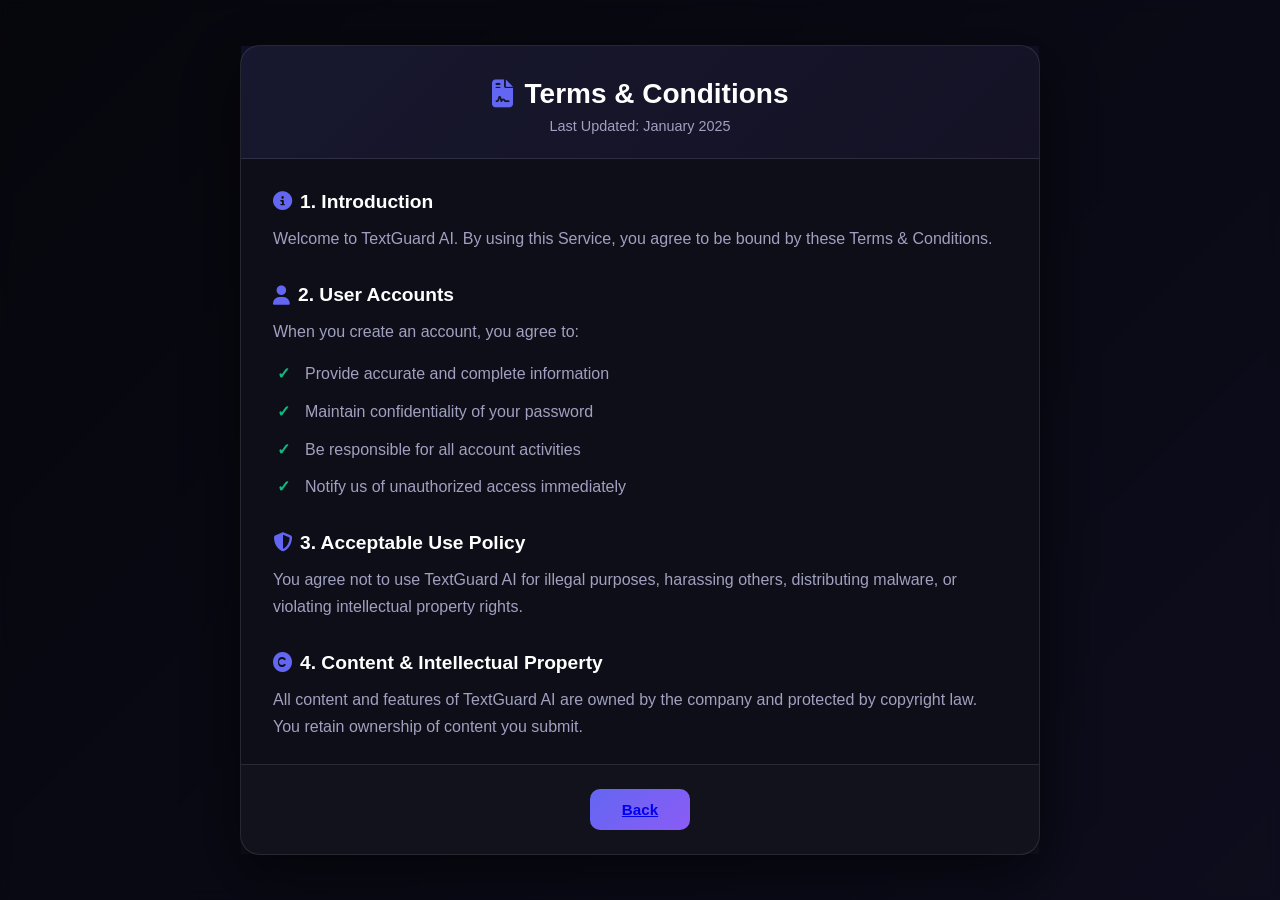
<file: client/terms-standalone-test.html>
<!DOCTYPE html>
<html lang="en">
<head>
    <meta charset="UTF-8">
    <meta name="viewport" content="width=device-width, initial-scale=1.0">
    <title>Terms & Conditions</title>
    <link rel="stylesheet" href="https://cdnjs.cloudflare.com/ajax/libs/font-awesome/6.4.0/css/all.min.css">
    <style>
        * {
            margin: 0;
            padding: 0;
            box-sizing: border-box;
        }

        body {
            font-family: 'Inter', sans-serif;
            background: linear-gradient(135deg, #0c0c19 0%, #1a1a3a 100%);
            color: #ffffff;
            min-height: 100vh;
        }

        .terms-modal {
            position: fixed;
            top: 0;
            left: 0;
            right: 0;
            bottom: 0;
            z-index: 9999;
            display: flex;
            align-items: center;
            justify-content: center;
            padding: 1rem;
            background: rgba(0, 0, 0, 0.5);
            backdrop-filter: blur(5px);
        }

        .terms-modal-content {
            position: relative;
            background: rgba(15, 15, 26, 0.95);
            border: 1px solid rgba(255, 255, 255, 0.1);
            border-radius: 20px;
            width: 100%;
            max-width: 800px;
            max-height: 90vh;
            display: flex;
            flex-direction: column;
            box-shadow: 0 20px 60px rgba(0, 0, 0, 0.6);
            animation: slideDown 0.4s ease;
        }

        @keyframes slideDown {
            from {
                opacity: 0;
                transform: translateY(-50px);
            }
            to {
                opacity: 1;
                transform: translateY(0);
            }
        }

        .terms-header {
            padding: 2rem 2rem 1.5rem;
            border-bottom: 1px solid rgba(255, 255, 255, 0.1);
            background: linear-gradient(135deg, rgba(99, 102, 241, 0.1) 0%, rgba(139, 92, 246, 0.05) 100%);
            text-align: center;
        }

        .terms-header h2 {
            font-size: 1.75rem;
            font-weight: 700;
            color: #ffffff;
            margin-bottom: 0.5rem;
            display: flex;
            align-items: center;
            justify-content: center;
            gap: 0.75rem;
        }

        .terms-header h2 i {
            color: #6366f1;
        }

        .terms-header p {
            color: #a0a0c0;
            font-size: 0.9rem;
        }

        .terms-body {
            flex: 1;
            overflow-y: auto;
            padding: 2rem;
        }

        .terms-body::-webkit-scrollbar {
            width: 8px;
        }

        .terms-body::-webkit-scrollbar-track {
            background: rgba(255, 255, 255, 0.05);
        }

        .terms-body::-webkit-scrollbar-thumb {
            background: #6366f1;
            border-radius: 10px;
        }

        .terms-body::-webkit-scrollbar-thumb:hover {
            background: #8b5cf6;
        }

        .terms-section {
            margin-bottom: 2rem;
        }

        .terms-section h3 {
            font-size: 1.2rem;
            font-weight: 600;
            color: #ffffff;
            margin-bottom: 0.75rem;
            display: flex;
            align-items: center;
            gap: 0.5rem;
        }

        .terms-section h3 i {
            color: #6366f1;
        }

        .terms-section p {
            color: #a0a0c0;
            line-height: 1.7;
            margin-bottom: 1rem;
        }

        .terms-section ul {
            list-style: none;
            padding-left: 2rem;
        }

        .terms-section ul li {
            color: #a0a0c0;
            margin-bottom: 0.75rem;
            position: relative;
            line-height: 1.6;
        }

        .terms-section ul li:before {
            content: "✓";
            position: absolute;
            left: -1.75rem;
            color: #10b981;
            font-weight: bold;
        }

        .terms-footer {
            padding: 1.5rem 2rem;
            border-top: 1px solid rgba(255, 255, 255, 0.1);
            display: flex;
            justify-content: center;
            background: rgba(255, 255, 255, 0.02);
        }

        .terms-btn-back {
            padding: 0.75rem 2rem;
            border-radius: 10px;
            font-weight: 600;
            border: none;
            cursor: pointer;
            transition: all 0.3s;
            display: flex;
            align-items: center;
            gap: 0.75rem;
            font-size: 0.95rem;
            background: linear-gradient(135deg, #6366f1, #8b5cf6);
            color: white;
        }

        .terms-btn-back:hover {
            transform: translateY(-2px);
            box-shadow: 0 10px 20px rgba(99, 102, 241, 0.3);
        }

        @media (max-width: 768px) {
            .terms-modal-content {
                max-width: 95%;
                max-height: 85vh;
            }

            .terms-header h2 {
                font-size: 1.5rem;
            }

            .terms-body {
                padding: 1.5rem;
            }

            .terms-footer {
                padding: 1rem;
            }

            .terms-btn-back {
                width: 100%;
                justify-content: center;
            }
        }
    </style>
</head>
<body>
    <!-- ============================================
         TERMS & CONDITIONS MODAL - FULL SCREEN
         ============================================ -->
    <div id="terms-modal" class="terms-modal">
        <div class="terms-modal-content">
            <div class="terms-header">
                <h2><i class="fas fa-file-contract"></i> Terms & Conditions</h2>
                <p>Last Updated: January 2025</p>
            </div>

            <div class="terms-body">
                <section class="terms-section">
                    <h3><i class="fas fa-info-circle"></i> 1. Introduction</h3>
                    <p>Welcome to TextGuard AI. By using this Service, you agree to be bound by these Terms & Conditions.</p>
                </section>

                <section class="terms-section">
                    <h3><i class="fas fa-user"></i> 2. User Accounts</h3>
                    <p>When you create an account, you agree to:</p>
                    <ul>
                        <li>Provide accurate and complete information</li>
                        <li>Maintain confidentiality of your password</li>
                        <li>Be responsible for all account activities</li>
                        <li>Notify us of unauthorized access immediately</li>
                    </ul>
                </section>

                <section class="terms-section">
                    <h3><i class="fas fa-shield-alt"></i> 3. Acceptable Use Policy</h3>
                    <p>You agree not to use TextGuard AI for illegal purposes, harassing others, distributing malware, or violating intellectual property rights.</p>
                </section>

                <section class="terms-section">
                    <h3><i class="fas fa-copyright"></i> 4. Content & Intellectual Property</h3>
                    <p>All content and features of TextGuard AI are owned by the company and protected by copyright law. You retain ownership of content you submit.</p>
                </section>

                <section class="terms-section">
                    <h3><i class="fas fa-handshake"></i> 5. User Conduct</h3>
                    <p>You agree to conduct yourself professionally and respectfully. You will not create multiple accounts, engage in hate speech, or reverse engineer our software.</p>
                </section>

                <section class="terms-section">
                    <h3><i class="fas fa-lock"></i> 6. Privacy & Data Protection</h3>
                    <p>Your use of personal data is governed by our Privacy Policy. We implement industry-standard security measures, but no method is 100% secure.</p>
                </section>

                <section class="terms-section">
                    <h3><i class="fas fa-exclamation-triangle"></i> 7. Disclaimer of Warranties</h3>
                    <p>TextGuard AI is provided "AS IS" without warranties. We do not warrant that the Service will be uninterrupted, error-free, or free from viruses.</p>
                </section>

                <section class="terms-section">
                    <h3><i class="fas fa-balance-scale"></i> 8. Limitation of Liability</h3>
                    <p>TextGuard AI shall not be liable for indirect, incidental, or consequential damages arising from your use of the Service.</p>
                </section>

                <section class="terms-section">
                    <h3><i class="fas fa-power-off"></i> 9. Termination</h3>
                    <p>We reserve the right to terminate your account immediately if you violate these Terms or engage in harmful conduct.</p>
                </section>

                <section class="terms-section">
                    <h3><i class="fas fa-edit"></i> 10. Modifications to Terms</h3>
                    <p>We may modify these Terms at any time. Changes will be effective immediately upon posting. Your continued use means you accept the changes.</p>
                </section>

                <section class="terms-section">
                    <h3><i class="fas fa-globe"></i> 11. Governing Law</h3>
                    <p>These Terms shall be governed by and construed in accordance with the laws applicable to our jurisdiction.</p>
                </section>

                <section class="terms-section">
                    <h3><i class="fas fa-envelope"></i> 12. Contact Us</h3>
                    <p>For questions about these Terms, contact us at:</p>
                    <ul style="list-style: none; padding-left: 0;">
                        <li><strong>Email:</strong> aliasghargh540@gmail.com</li>
                        <li><strong>Support:</strong> help@textguard.ai</li>
                    </ul>
                </section>
            </div>

            <!-- BACK BUTTON -->
            <div class="terms-footer">
                <button class="terms-btn-back" onclick="closeTermsModal()">
                     <a href="index.html">Back</a>
                </button>
            </div>
        </div>
    </div>

    
    <script>
        // Close Terms Modal
        function closeTermsModal() {
            const modal = document.getElementById('terms-modal');
            modal.style.display = 'none';
        }

        // Close modal on Escape key
        document.addEventListener('keydown', function(e) {
            if (e.key === 'Escape') {
                closeTermsModal();
            }
        });

        // Close modal on overlay click
        document.getElementById('terms-modal').addEventListener('click', function(e) {
            if (e.target === this) {
                closeTermsModal();
            }
        });
    </script>
</body>
</html>
</file>
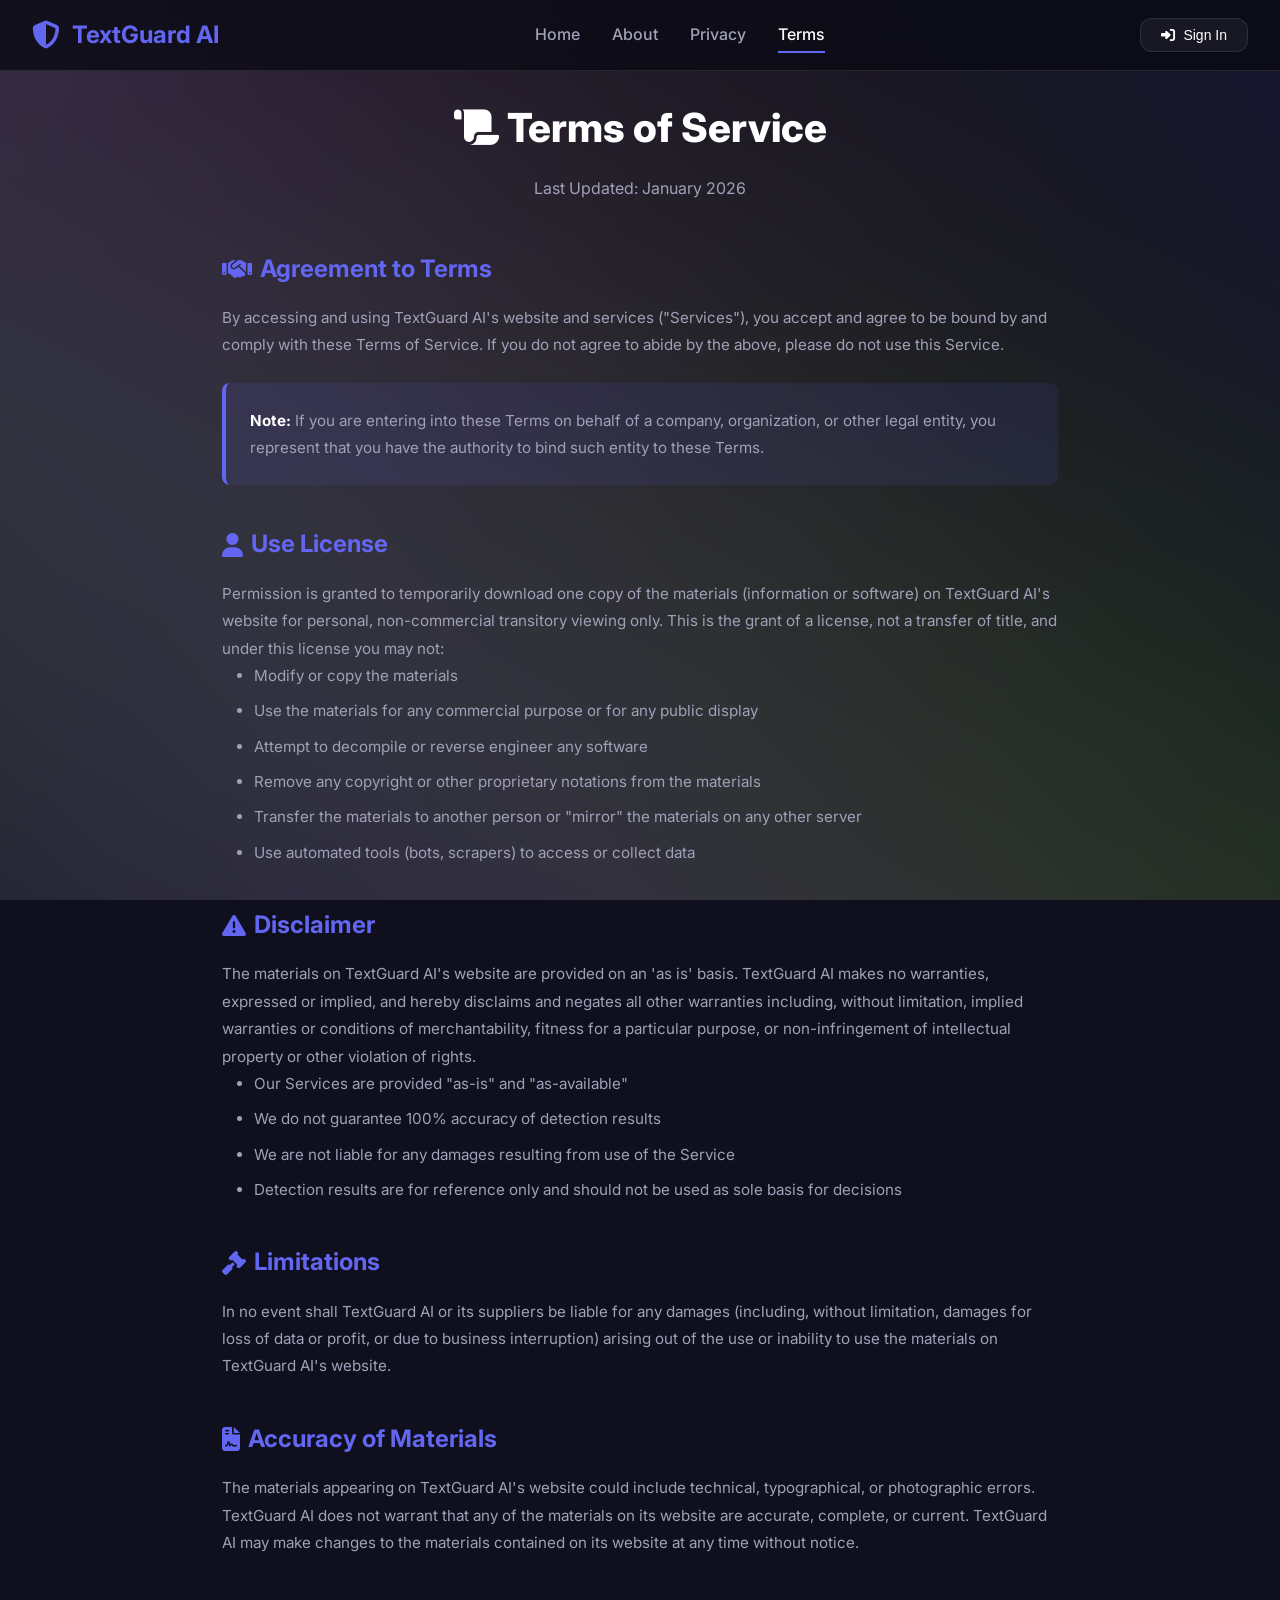
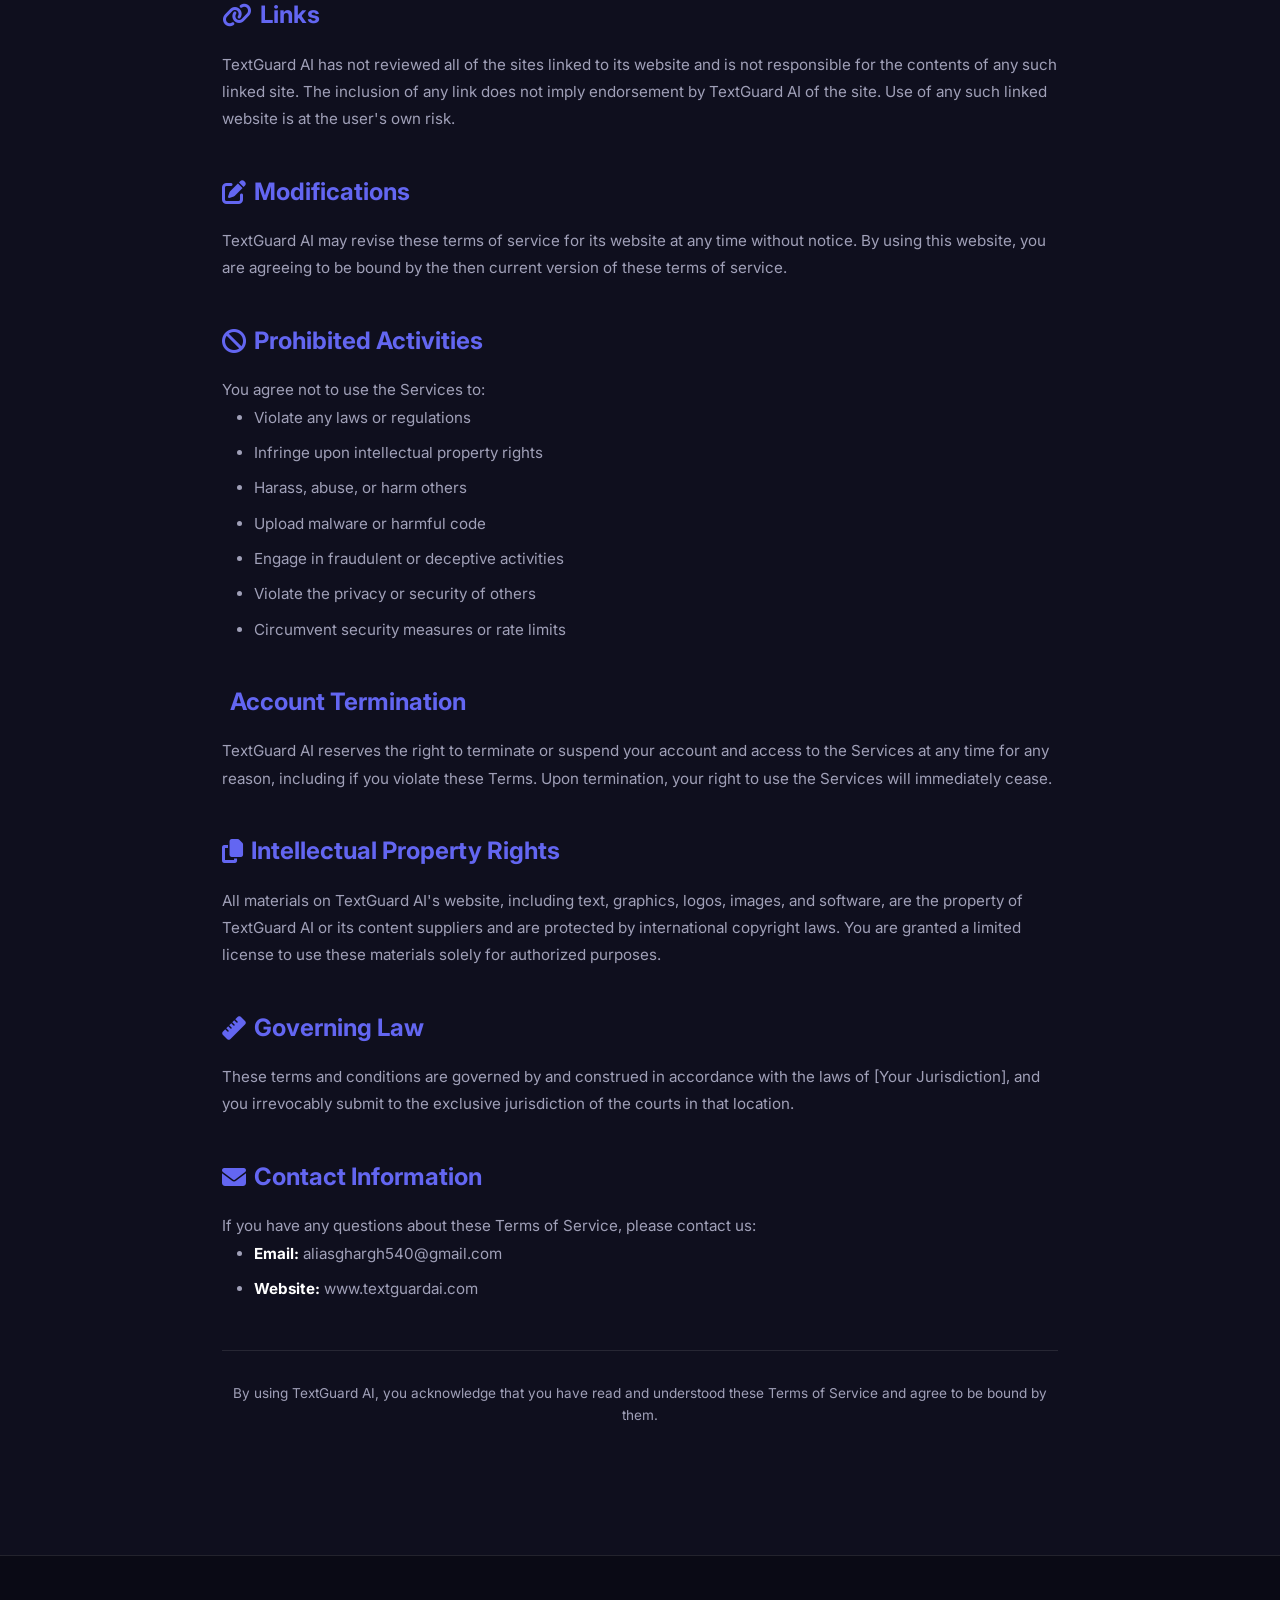
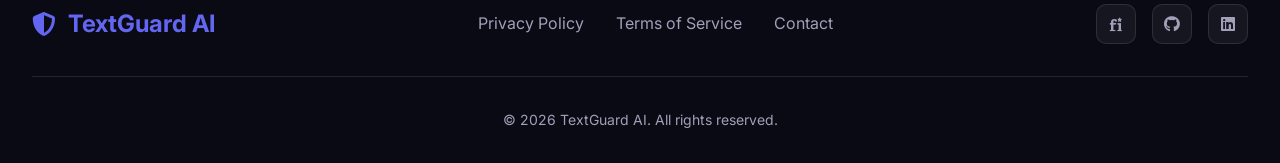
<file: client/terms.html>
<!DOCTYPE html>
<html lang="en">

<head>
    <meta charset="UTF-8">
    <meta name="viewport" content="width=device-width, initial-scale=1.0">
    <title>Terms of Service - TextGuard AI</title>
    <link rel="stylesheet" href="https://cdnjs.cloudflare.com/ajax/libs/font-awesome/6.4.0/css/all.min.css">
    <link rel="preconnect" href="https://fonts.googleapis.com">
    <link rel="preconnect" href="https://fonts.gstatic.com" crossorigin>
    <link href="https://fonts.googleapis.com/css2?family=Inter:wght@400;500;600;700;800&display=swap" rel="stylesheet">
    <link rel="stylesheet" href="style.css">

    <style>
        .policy-container {
            max-width: 900px;
            margin: 0 auto;
            padding: 4rem 2rem;
        }

        .policy-header {
            text-align: center;
            margin-bottom: 3rem;
            padding-top: 2rem;
        }

        .policy-header h1 {
            font-size: 2.5rem;
            font-weight: 800;
            margin-bottom: 1rem;
            color: var(--text-primary);
        }

        .policy-header p {
            color: var(--text-secondary);
            font-size: 1rem;
        }

        .policy-section {
            margin-bottom: 2.5rem;
        }

        .policy-section h2 {
            font-size: 1.5rem;
            font-weight: 700;
            color: var(--primary);
            margin-bottom: 1rem;
            display: flex;
            align-items: center;
            gap: 0.5rem;
        }

        .policy-section h3 {
            font-size: 1.1rem;
            font-weight: 600;
            color: var(--text-primary);
            margin-top: 1.5rem;
            margin-bottom: 0.75rem;
        }

        .policy-content {
            color: var(--text-secondary);
            line-height: 1.8;
            font-size: 0.95rem;
        }

        .policy-content ul {
            margin-left: 2rem;
            margin-bottom: 1rem;
        }

        .policy-content li {
            margin-bottom: 0.5rem;
        }

        .policy-content strong {
            color: var(--text-primary);
        }

        .highlight-box {
            background: rgba(99, 102, 241, 0.1);
            border-left: 4px solid var(--primary);
            padding: 1.5rem;
            border-radius: 8px;
            margin: 1.5rem 0;
        }

        .highlight-box p {
            margin: 0;
            color: var(--text-secondary);
        }

        .last-updated {
            text-align: center;
            color: var(--text-secondary);
            font-size: 0.85rem;
            margin-top: 3rem;
            padding-top: 2rem;
            border-top: 1px solid var(--glass-border);
        }

        @media (max-width: 768px) {
            .policy-container {
                padding: 2rem 1rem;
            }

            .policy-header h1 {
                font-size: 1.75rem;
            }

            .policy-section h2 {
                font-size: 1.25rem;
            }
        }
    </style>
</head>

<body>

     <!-- Fluid Effect Canvas -->
        <canvas id="fluid"
            style="position:fixed; top:0; left:0; width:100vw; height:100vh; pointer-events:none; z-index:-1;"></canvas>

        <!-- Your existing background effects -->
        <div class="bg-blur-1"></div>
        <div class="bg-blur-2"></div>
        
    <!-- Navbar -->
    <nav class="navbar">
        <div class="nav-container">
            <div class="nav-brand">
                <i class="fas fa-shield-alt"></i>
                <span>TextGuard AI</span>
            </div>
            <div class="nav-links" id="navLinks">
                <a href="index.html" class="nav-link">Home</a>
                <a href="about.html" class="nav-link">About</a>
                <a href="privacy.html" class="nav-link">Privacy</a>
                <a href="terms.html" class="nav-link active">Terms</a>
            </div>
            <div class="nav-actions">
                <button class="btn-auth" onclick="openAuthModal()">
                    <i class="fas fa-sign-in-alt"></i> Sign In
                </button>
            </div>
        </div>
    </nav>

    <!-- Terms of Service Content -->
    <div class="policy-container">
        <div class="policy-header">
            <h1><i class="fas fa-scroll"></i> Terms of Service</h1>
            <p>Last Updated: January 2026</p>
        </div>

        <!-- Section 1 -->
        <div class="policy-section">
            <h2><i class="fas fa-handshake"></i> Agreement to Terms</h2>
            <div class="policy-content">
                <p>By accessing and using TextGuard AI's website and services ("Services"), you accept and agree to be
                    bound by and comply with these Terms of Service. If you do not agree to abide by the above, please
                    do not use this Service.</p>
                <div class="highlight-box">
                    <p><strong>Note:</strong> If you are entering into these Terms on behalf of a company, organization,
                        or other legal entity, you represent that you have the authority to bind such entity to these
                        Terms.</p>
                </div>
            </div>
        </div>

        <!-- Section 2 -->
        <div class="policy-section">
            <h2><i class="fas fa-user"></i> Use License</h2>
            <div class="policy-content">
                <p>Permission is granted to temporarily download one copy of the materials (information or software) on
                    TextGuard AI's website for personal, non-commercial transitory viewing only. This is the grant of a
                    license, not a transfer of title, and under this license you may not:</p>
                <ul>
                    <li>Modify or copy the materials</li>
                    <li>Use the materials for any commercial purpose or for any public display</li>
                    <li>Attempt to decompile or reverse engineer any software</li>
                    <li>Remove any copyright or other proprietary notations from the materials</li>
                    <li>Transfer the materials to another person or "mirror" the materials on any other server</li>
                    <li>Use automated tools (bots, scrapers) to access or collect data</li>
                </ul>
            </div>
        </div>

        <!-- Section 3 -->
        <div class="policy-section">
            <h2><i class="fas fa-exclamation-triangle"></i> Disclaimer</h2>
            <div class="policy-content">
                <p>The materials on TextGuard AI's website are provided on an 'as is' basis. TextGuard AI makes no
                    warranties, expressed or implied, and hereby disclaims and negates all other warranties including,
                    without limitation, implied warranties or conditions of merchantability, fitness for a particular
                    purpose, or non-infringement of intellectual property or other violation of rights.</p>
                <ul>
                    <li>Our Services are provided "as-is" and "as-available"</li>
                    <li>We do not guarantee 100% accuracy of detection results</li>
                    <li>We are not liable for any damages resulting from use of the Service</li>
                    <li>Detection results are for reference only and should not be used as sole basis for decisions</li>
                </ul>
            </div>
        </div>

        <!-- Section 4 -->
        <div class="policy-section">
            <h2><i class="fas fa-gavel"></i> Limitations</h2>
            <div class="policy-content">
                <p>In no event shall TextGuard AI or its suppliers be liable for any damages (including, without
                    limitation, damages for loss of data or profit, or due to business interruption) arising out of the
                    use or inability to use the materials on TextGuard AI's website.</p>
            </div>
        </div>

        <!-- Section 5 -->
        <div class="policy-section">
            <h2><i class="fas fa-file-contract"></i> Accuracy of Materials</h2>
            <div class="policy-content">
                <p>The materials appearing on TextGuard AI's website could include technical, typographical, or
                    photographic errors. TextGuard AI does not warrant that any of the materials on its website are
                    accurate, complete, or current. TextGuard AI may make changes to the materials contained on its
                    website at any time without notice.</p>
            </div>
        </div>

        <!-- Section 6 -->
        <div class="policy-section">
            <h2><i class="fas fa-link"></i> Links</h2>
            <div class="policy-content">
                <p>TextGuard AI has not reviewed all of the sites linked to its website and is not responsible for the
                    contents of any such linked site. The inclusion of any link does not imply endorsement by TextGuard
                    AI of the site. Use of any such linked website is at the user's own risk.</p>
            </div>
        </div>

        <!-- Section 7 -->
        <div class="policy-section">
            <h2><i class="fas fa-edit"></i> Modifications</h2>
            <div class="policy-content">
                <p>TextGuard AI may revise these terms of service for its website at any time without notice. By using
                    this website, you are agreeing to be bound by the then current version of these terms of service.
                </p>
            </div>
        </div>

        <!-- Section 8 -->
        <div class="policy-section">
            <h2><i class="fas fa-ban"></i> Prohibited Activities</h2>
            <div class="policy-content">
                <p>You agree not to use the Services to:</p>
                <ul>
                    <li>Violate any laws or regulations</li>
                    <li>Infringe upon intellectual property rights</li>
                    <li>Harass, abuse, or harm others</li>
                    <li>Upload malware or harmful code</li>
                    <li>Engage in fraudulent or deceptive activities</li>
                    <li>Violate the privacy or security of others</li>
                    <li>Circumvent security measures or rate limits</li>
                </ul>
            </div>
        </div>

        <!-- Section 9 -->
        <div class="policy-section">
            <h2><i class="fas fa-ban-circle"></i> Account Termination</h2>
            <div class="policy-content">
                <p>TextGuard AI reserves the right to terminate or suspend your account and access to the Services at
                    any time for any reason, including if you violate these Terms. Upon termination, your right to use
                    the Services will immediately cease.</p>
            </div>
        </div>

        <!-- Section 10 -->
        <div class="policy-section">
            <h2><i class="fas fa-copy"></i> Intellectual Property Rights</h2>
            <div class="policy-content">
                <p>All materials on TextGuard AI's website, including text, graphics, logos, images, and software, are
                    the property of TextGuard AI or its content suppliers and are protected by international copyright
                    laws. You are granted a limited license to use these materials solely for authorized purposes.</p>
            </div>
        </div>

        <!-- Section 11 -->
        <div class="policy-section">
            <h2><i class="fas fa-ruler"></i> Governing Law</h2>
            <div class="policy-content">
                <p>These terms and conditions are governed by and construed in accordance with the laws of [Your
                    Jurisdiction], and you irrevocably submit to the exclusive jurisdiction of the courts in that
                    location.</p>
            </div>
        </div>

        <!-- Section 12 -->
        <div class="policy-section">
            <h2><i class="fas fa-envelope"></i> Contact Information</h2>
            <div class="policy-content">
                <p>If you have any questions about these Terms of Service, please contact us:</p>
                <ul>
                    <li><strong>Email:</strong> aliasghargh540@gmail.com</li>
                    <li><strong>Website:</strong> www.textguardai.com</li>
                </ul>
            </div>
        </div>

        <div class="last-updated">
            <p>By using TextGuard AI, you acknowledge that you have read and understood these Terms of Service and agree
                to be bound by them.</p>
        </div>
    </div>

    <!-- Footer -->
    <footer class="footer">
        <div class="container">
            <div class="footer-content">
                <div class="footer-brand">
                    <i class="fas fa-shield-alt"></i>
                    <span>TextGuard AI</span>
                </div>
                <div class="footer-links">
                    <a href="privacy.html" class="footer-link">Privacy Policy</a>
                    <a href="terms.html" class="footer-link">Terms of Service</a>
                    <a href="index.html" class="footer-link">Contact</a>
                </div>
                <div class="footer-social">
                    <a href="https://www.fiverr.com/s/Ldb5DgA" target="_blank" rel="noopener noreferrer" title="Fiverr">
                        <i class="fab fa-fonticons-fi"></i>
                    </a>
                    <a href="https://github.com/AsgharGhanghro" target="_blank"><i class="fab fa-github"></i></a>
                    <a href="https://linkedin.com/in/ali-asghar-a730322bb/" target="_blank"><i
                            class="fab fa-linkedin"></i></a>
                </div>
            </div>
            <div class="footer-bottom">
                <p>&copy; 2026 TextGuard AI. All rights reserved.</p>
            </div>
        </div>
    </footer>

    <script>
        // ===========================================
        // FLUID EFFECT - Exact React Component Conversion
        // ===========================================

        let fluidAnimationId = null;
        let fluidConfig = {
            SIM_RESOLUTION: 128,
            DYE_RESOLUTION: 1440,
            CAPTURE_RESOLUTION: 512,
            DENSITY_DISSIPATION: 3.5,
            VELOCITY_DISSIPATION: 2,
            PRESSURE: 0.1,
            PRESSURE_ITERATIONS: 20,
            CURL: 3,
            SPLAT_RADIUS: 0.2,
            SPLAT_FORCE: 6000,
            SHADING: true,
            COLOR_UPDATE_SPEED: 10,
            BACK_COLOR: { r: 0.5, g: 0, b: 0 },
            TRANSPARENT: true
        };

        // Initialize when page loads
        document.addEventListener('DOMContentLoaded', function () {
            console.log('Loading fluid effect...');
            setTimeout(initFluidEffect, 500);
        });

        function initFluidEffect() {
            const canvas = document.getElementById('fluid');
            if (!canvas) {
                console.error('Fluid canvas not found');
                return;
            }

            // Set canvas size
            canvas.width = window.innerWidth;
            canvas.height = window.innerHeight;

            window.addEventListener('resize', function () {
                canvas.width = window.innerWidth;
                canvas.height = window.innerHeight;
            });

            // Get WebGL context
            const gl = canvas.getContext('webgl2') || canvas.getContext('webgl') || canvas.getContext('experimental-webgl');
            if (!gl) {
                console.error('WebGL not supported');
                // Fallback to canvas 2D effect
                initCanvasFallback();
                return;
            }

            console.log('WebGL initialized, starting fluid simulation...');
            startWebGLFluid(gl, canvas);
        }

        function initCanvasFallback() {
            console.log('Using Canvas 2D fallback');
            const canvas = document.getElementById('fluid');
            const ctx = canvas.getContext('2d');

            canvas.width = window.innerWidth;
            canvas.height = window.innerHeight;

            window.addEventListener('resize', function () {
                canvas.width = window.innerWidth;
                canvas.height = window.innerHeight;
            });

            // Simple colorful particles
            const particles = [];
            const maxParticles = 100;

            // Mouse tracking
            let mouseX = canvas.width / 2;
            let mouseY = canvas.height / 2;

            window.addEventListener('mousemove', function (e) {
                mouseX = e.clientX;
                mouseY = e.clientY;

                // Create particles on mouse move
                for (let i = 0; i < 3; i++) {
                    if (particles.length >= maxParticles) {
                        particles.shift();
                    }

                    const angle = Math.random() * Math.PI * 2;
                    const speed = 1 + Math.random() * 2;
                    const vx = Math.cos(angle) * speed;
                    const vy = Math.sin(angle) * speed;

                    // Generate vibrant colors
                    const hue = Math.floor(Math.random() * 360);
                    const color = `hsla(${hue}, 100%, 70%, 0.3)`;

                    particles.push({
                        x: mouseX,
                        y: mouseY,
                        vx: vx,
                        vy: vy,
                        radius: 2 + Math.random() * 3,
                        color: color,
                        life: 1.0,
                        decay: 0.02
                    });
                }
            });

            // Animation loop
            function animate() {
                // Clear with fade effect
                ctx.fillStyle = 'rgba(12, 12, 25, 0.1)';
                ctx.fillRect(0, 0, canvas.width, canvas.height);

                // Update and draw particles
                for (let i = particles.length - 1; i >= 0; i--) {
                    const p = particles[i];

                    p.x += p.vx;
                    p.y += p.vy;

                    // Add some randomness
                    p.vx += (Math.random() - 0.5) * 0.2;
                    p.vy += (Math.random() - 0.5) * 0.2;

                    // Friction
                    p.vx *= 0.98;
                    p.vy *= 0.98;

                    // Gravity
                    p.vy += 0.05;

                    // Life decay
                    p.life -= p.decay;
                    p.radius *= 0.99;

                    // Remove dead particles
                    if (p.life <= 0 || p.radius <= 0.1) {
                        particles.splice(i, 1);
                        continue;
                    }

                    // Draw particle
                    ctx.beginPath();
                    ctx.arc(p.x, p.y, p.radius, 0, Math.PI * 2);
                    ctx.fillStyle = p.color.replace('0.3', p.life * 0.3);
                    ctx.fill();

                    // Draw glow
                    ctx.beginPath();
                    ctx.arc(p.x, p.y, p.radius * 2, 0, Math.PI * 2);
                    ctx.fillStyle = p.color.replace('0.3', p.life * 0.1);
                    ctx.fill();
                }

                fluidAnimationId = requestAnimationFrame(animate);
            }

            // Start animation
            animate();

            console.log('Canvas 2D fluid effect started');
        }

        function startWebGLFluid(gl, canvas) {
            console.log('Starting WebGL fluid simulation...');

            // Simplified WebGL shader for colorful fluid
            const vertexShader = `attribute vec2 aPosition;
        void main() {
            gl_Position = vec4(aPosition, 0.0, 1.0);
        }`;

            const fragmentShader = `precision mediump float;
        uniform float time;
        uniform vec2 resolution;
        uniform vec2 mouse;
        
        void main() {
            vec2 uv = gl_FragCoord.xy / resolution;
            vec2 mouseUV = mouse / resolution;
            
            // Create flowing colors
            float r = 0.5 + 0.3 * sin(time * 0.5 + uv.x * 3.0 + uv.y * 2.0);
            float g = 0.5 + 0.3 * sin(time * 0.7 + uv.x * 2.0 + uv.y * 3.0);
            float b = 0.5 + 0.3 * sin(time * 0.9 + uv.x * 4.0 + uv.y * 2.0);
            
            // Add mouse interaction
            float dist = distance(uv, mouseUV);
            float mouseEffect = 0.05 / max(dist, 0.05);
            
            r += mouseEffect * sin(time * 0.8);
            g += mouseEffect * sin(time * 0.6);
            b += mouseEffect * sin(time * 0.7);
            
            gl_FragColor = vec4(r * 0.3, g * 0.3, b * 0.3, 0.2);
        }`;

            // Create shader program
            const program = gl.createProgram();
            const vs = gl.createShader(gl.VERTEX_SHADER);
            const fs = gl.createShader(gl.FRAGMENT_SHADER);

            gl.shaderSource(vs, vertexShader);
            gl.shaderSource(fs, fragmentShader);
            gl.compileShader(vs);
            gl.compileShader(fs);
            gl.attachShader(program, vs);
            gl.attachShader(program, fs);
            gl.linkProgram(program);
            gl.useProgram(program);

            // Create vertices for fullscreen quad
            const vertices = new Float32Array([
                -1, -1, 1, -1, -1, 1,
                1, -1, 1, 1, -1, 1
            ]);

            const buffer = gl.createBuffer();
            gl.bindBuffer(gl.ARRAY_BUFFER, buffer);
            gl.bufferData(gl.ARRAY_BUFFER, vertices, gl.STATIC_DRAW);

            const positionLocation = gl.getAttribLocation(program, "aPosition");
            gl.enableVertexAttribArray(positionLocation);
            gl.vertexAttribPointer(positionLocation, 2, gl.FLOAT, false, 0, 0);

            // Get uniform locations
            const timeLocation = gl.getUniformLocation(program, "time");
            const resolutionLocation = gl.getUniformLocation(program, "resolution");
            const mouseLocation = gl.getUniformLocation(program, "mouse");

            // Mouse tracking
            let mouseX = 0;
            let mouseY = 0;

            window.addEventListener('mousemove', function (e) {
                mouseX = e.clientX;
                mouseY = e.clientY;
            });

            // Animation loop
            let time = 0;
            function animate() {
                time += 0.01;

                // Set uniforms
                gl.uniform1f(timeLocation, time);
                gl.uniform2f(resolutionLocation, canvas.width, canvas.height);
                gl.uniform2f(mouseLocation, mouseX, canvas.height - mouseY);

                // Clear
                gl.clearColor(0.0, 0.0, 0.0, 0.0);
                gl.clear(gl.COLOR_BUFFER_BIT);

                // Draw
                gl.drawArrays(gl.TRIANGLES, 0, 6);

                fluidAnimationId = requestAnimationFrame(animate);
            }

            // Start animation
            animate();

            console.log('WebGL fluid simulation running');
        }

        // Clean up on page unload
        window.addEventListener('beforeunload', function () {
            if (fluidAnimationId) {
                cancelAnimationFrame(fluidAnimationId);
            }
        });
    </script>

    <script src="authentication.js"></script>
</body>

</html>
</file>
<file: client/style.css>
:root {
    --primary: #6366f1;
    --primary-dark: #4f46e5;
    --secondary: #8b5cf6;
    --accent: #ec4899;
    --success: #10b981;
    --warning: #f59e0b;
    --error: #ef4444;
    --bg-dark: #0f0f1e;
    --bg-darker: #0a0a15;
    --glass-bg: rgba(255, 255, 255, 0.05);
    --glass-border: rgba(255, 255, 255, 0.1);
    --text-primary: #ffffff;
    --text-secondary: #a0a0b8;
    --shadow: 0 20px 60px rgba(0, 0, 0, 0.5);
}

* {
    margin: 0;
    padding: 0;
    box-sizing: border-box;
}


body {
    font-family: 'Inter', sans-serif;
    background: var(--bg-dark);
    color: var(--text-primary);
    overflow-x: hidden;
    line-height: 1.6;
}

/* Ensure dropdown stays on top */
.nav-dropdown {
    position: relative;
    z-index: 1001;
}

.dropdown-menu {
    position: absolute;
    top: 100%;
    left: 0;
    min-width: 200px;
    background: var(--bg-darker);
    border: 1px solid var(--glass-border);
    border-radius: 12px;
    padding: 0.5rem 0;
    margin-top: 0.5rem;
    box-shadow: var(--shadow);
    display: none;
    z-index: 1002;
}

.dropdown-menu.show {
    display: block;
    animation: fadeInDown 0.3s ease;
}

/* Add to your CSS file */
.auth-overlay {
    display: none;
    position: fixed;
    top: 0;
    left: 0;
    width: 100%;
    height: 100%;
    background: rgba(0, 0, 0, 0.7);
    backdrop-filter: blur(5px);
    z-index: 9998;
}

.auth-modal {
    display: none;
    position: fixed;
    top: 50%;
    left: 50%;
    transform: translate(-50%, -50%);
    z-index: 9999;
    width: 90%;
    max-width: 500px;
}

/* Dropdown items */
.dropdown-item {
    display: flex;
    align-items: center;
    gap: 0.75rem;
    padding: 0.75rem 1rem;
    color: var(--text-primary);
    text-decoration: none;
    transition: all 0.3s;
    font-size: 0.875rem;
    white-space: nowrap;
    border-left: 3px solid transparent;
}

.dropdown-item:hover {
    background: rgba(255, 255, 255, 0.05);
    color: var(--primary);
    border-left-color: var(--primary);
    padding-left: 1.25rem;
}

/* Mobile responsive */
@media (max-width: 768px) {
    .nav-dropdown {
        width: 100%;
    }

    .dropdown-toggle {
        justify-content: space-between;
        width: 100%;
        padding: 0.75rem 0;
        border-bottom: 1px solid var(--glass-border);
    }

    .dropdown-menu {
        position: static;
        display: none;
        margin-top: 0.5rem;
        margin-left: 1rem;
        border-left: 2px solid var(--primary);
        border-top: none;
        border-radius: 0 8px 8px 0;
        background: rgba(0, 0, 0, 0.2);
        box-shadow: none;
    }

    .dropdown-menu.show {
        display: block;
        animation: none;
    }
}

/* Background Canvas */
#bg-canvas {
    position: fixed;
    top: 0;
    left: 0;
    width: 100%;
    height: 100%;
    z-index: -2;
}

#spline-container {
    position: fixed;
    top: 0;
    left: 0;
    width: 100%;
    height: 100%;
    z-index: -1;
    opacity: 0.3;
    background: linear-gradient(135deg, rgba(99, 102, 241, 0.1), rgba(139, 92, 246, 0.1));
}

/* Container */
.container {
    max-width: 1400px;
    margin: 0 auto;
    padding: 0 2rem;
}

/* Navbar */
.navbar {
    position: fixed;
    top: 0;
    left: 0;
    right: 0;
    z-index: 1000;
    background: rgba(10, 10, 21, 0.8);
    backdrop-filter: blur(20px);
    border-bottom: 1px solid var(--glass-border);
    transition: transform 0.3s ease;
}

.nav-container {
    max-width: 1400px;
    margin: 0 auto;
    padding: 1rem 2rem;
    display: flex;
    justify-content: space-between;
    align-items: center;
}

.nav-brand {
    display: flex;
    align-items: center;
    gap: 0.75rem;
    font-size: 1.5rem;
    font-weight: 700;
    color: var(--primary);
}

.nav-brand i {
    font-size: 1.75rem;
}

.nav-links {
    display: flex;
    gap: 2rem;
}

.nav-link {
    color: var(--text-secondary);
    text-decoration: none;
    font-weight: 500;
    transition: all 0.3s;
    position: relative;
}

.nav-link::after {
    content: '';
    position: absolute;
    bottom: -5px;
    left: 0;
    width: 0;
    height: 2px;
    background: var(--primary);
    transition: width 0.3s;
}

.nav-link:hover,
.nav-link.active {
    color: var(--text-primary);
}

.nav-link:hover::after,
.nav-link.active::after {
    width: 100%;
}

.nav-toggle {
    display: none;
    background: none;
    border: none;
    color: var(--text-primary);
    font-size: 1.5rem;
    cursor: pointer;
}

/* Nav Actions */
.nav-actions {
    display: flex;
    align-items: center;
    gap: 1rem;
}

/* Theme Toggle - FIXED */
.theme-toggle {
    display: flex;
    align-items: center;
}

.theme-switch {
    display: none;
}

.theme-label {
    display: flex;
    align-items: center;
    justify-content: space-between;
    width: 60px;
    height: 30px;
    background: var(--glass-bg);
    border: 1px solid var(--glass-border);
    border-radius: 50px;
    padding: 5px;
    position: relative;
    cursor: pointer;
    transition: all 0.3s ease;
}

.theme-label i {
    font-size: 0.8rem;
    z-index: 1;
    transition: color 0.3s ease;
}

.theme-label .fa-sun {
    color: #f59e0b;
}

.theme-label .fa-moon {
    color: #6366f1;
}

.theme-ball {
    position: absolute;
    width: 22px;
    height: 22px;
    border-radius: 50%;
    background: linear-gradient(135deg, var(--primary), var(--secondary));
    transition: transform 0.3s ease;
    left: 4px;
}

.theme-switch:checked+.theme-label .theme-ball {
    transform: translateX(30px);
}

/* Light theme styles for toggle */
:root[data-theme="light"] .theme-label {
    background: rgba(255, 255, 255, 0.9);
    border-color: rgba(203, 213, 225, 0.8);
}

:root[data-theme="light"] .theme-label .fa-sun {
    color: #f59e0b;
}

:root[data-theme="light"] .theme-label .fa-moon {
    color: #6366f1;
}

/* Auth Button */
.btn-auth {
    background: var(--glass-bg);
    border: 1px solid var(--glass-border);
    color: var(--text-primary);
    padding: 0.5rem 1.25rem;
    font-size: 0.875rem;
    display: flex;
    align-items: center;
    gap: 0.5rem;
    border-radius: 12px;
    cursor: pointer;
    transition: all 0.3s;
}

.btn-auth:hover {
    background: rgba(255, 255, 255, 0.1);
    border-color: var(--primary);
}

/* User Menu */
.user-menu {
    position: relative;
}

.user-toggle {
    display: flex;
    align-items: center;
    gap: 0.75rem;
    background: var(--glass-bg);
    border: 1px solid var(--glass-border);
    border-radius: 12px;
    padding: 0.5rem 1rem;
    color: var(--text-primary);
    cursor: pointer;
    transition: all 0.3s;
    min-width: 140px;
}

.user-toggle:hover {
    background: rgba(255, 255, 255, 0.1);
    border-color: var(--primary);
}

.user-avatar {
    width: 32px;
    height: 32px;
    border-radius: 50%;
    background: linear-gradient(135deg, var(--primary), var(--secondary));
    display: flex;
    align-items: center;
    justify-content: center;
    color: white;
    font-size: 0.875rem;
}

.user-toggle span {
    flex: 1;
    text-align: left;
    font-weight: 500;
    font-size: 0.875rem;
}

.user-toggle i.fa-chevron-down {
    font-size: 0.75rem;
    transition: transform 0.3s;
}

.user-toggle.active i.fa-chevron-down {
    transform: rotate(180deg);
}

.user-dropdown {
    position: absolute;
    top: 100%;
    right: 0;
    width: 280px;
    background: var(--glass-bg);
    backdrop-filter: blur(20px);
    border: 1px solid var(--glass-border);
    border-radius: 15px;
    padding: 1rem 0;
    margin-top: 0.5rem;
    box-shadow: var(--shadow);
    display: none;
    z-index: 1000;
}

.user-toggle.active+.user-dropdown {
    display: block;
    animation: fadeInDown 0.3s ease;
}

@keyframes fadeInDown {
    from {
        opacity: 0;
        transform: translateY(-10px);
    }

    to {
        opacity: 1;
        transform: translateY(0);
    }
}

.user-info {
    display: flex;
    align-items: center;
    gap: 1rem;
    padding: 0 1rem 1rem;
}

.user-avatar-large {
    width: 48px;
    height: 48px;
    border-radius: 50%;
    background: linear-gradient(135deg, var(--primary), var(--secondary));
    display: flex;
    align-items: center;
    justify-content: center;
    color: white;
    font-size: 1.25rem;
}

.user-fullname {
    font-weight: 600;
    margin-bottom: 0.25rem;
}

.user-email {
    color: var(--text-secondary);
    font-size: 0.875rem;
}

.user-divider {
    height: 1px;
    background: var(--glass-border);
    margin: 0.5rem 0;
}

.user-menu-item {
    display: flex;
    align-items: center;
    gap: 0.75rem;
    padding: 0.75rem 1rem;
    color: var(--text-primary);
    text-decoration: none;
    transition: all 0.3s;
    font-size: 0.875rem;
}

.user-menu-item:hover {
    background: rgba(255, 255, 255, 0.05);
    color: var(--primary);
}

/* Hero Section */
.hero-section {
    min-height: 100vh;
    display: flex;
    align-items: center;
    justify-content: center;
    padding: 6rem 2rem 2rem;
    position: relative;
}

.hero-content {
    text-align: center;
    max-width: 900px;
}

.hero-title {
    font-size: clamp(2.5rem, 6vw, 5rem);
    font-weight: 800;
    line-height: 1.1;
    margin-bottom: 1.5rem;
}

.gradient-text {
    background: linear-gradient(135deg, var(--primary), var(--secondary), var(--accent));
    -webkit-background-clip: text;
    -webkit-text-fill-color: transparent;
    background-clip: text;
    animation: gradient-shift 3s ease infinite;
    background-size: 200% 200%;
}

@keyframes gradient-shift {
    0% {
        background-position: 0% 50%;
    }

    50% {
        background-position: 100% 50%;
    }

    100% {
        background-position: 0% 50%;
    }
}

.hero-subtitle {
    font-size: 1.25rem;
    color: var(--text-secondary);
    margin-bottom: 2.5rem;
    max-width: 700px;
    margin-left: auto;
    margin-right: auto;
}

.hero-buttons {
    display: flex;
    gap: 1rem;
    justify-content: center;
    flex-wrap: wrap;
    margin-bottom: 4rem;
}

.hero-stats {
    display: grid;
    grid-template-columns: repeat(auto-fit, minmax(150px, 1fr));
    gap: 2rem;
    max-width: 600px;
    margin: 0 auto;
}

.stat-item {
    text-align: center;
}

.stat-value {
    font-size: 2.5rem;
    font-weight: 700;
    background: linear-gradient(135deg, var(--primary), var(--secondary));
    -webkit-background-clip: text;
    -webkit-text-fill-color: transparent;
    background-clip: text;
}

.stat-label {
    color: var(--text-secondary);
    font-size: 0.875rem;
    margin-top: 0.25rem;

}

/* =========================================== */
/* FAQ SECTION STYLES - Light/Dark Compatible */
/* =========================================== */

.faq-section {
    padding: 5rem 2rem;
    position: relative;
    overflow: hidden;
    /* background: var(--bg-card); */
    border-top: 1px solid var(--border-color);
    border-bottom: 1px solid var(--border-color);
}

.faq-section .container {
    max-width: 800px;
    margin: 0 auto;
}

.faq-section .section-header {
    text-align: center;
    margin-bottom: 3rem;
}

.faq-section .section-header h2 {
    font-size: 2.5rem;
    font-weight: 800;
    background: linear-gradient(135deg, #6366f1, #8b5cf6);
    -webkit-background-clip: text;
    -webkit-text-fill-color: transparent;
    background-clip: text;
    margin-bottom: 1rem;
}

.faq-section .section-header p {
    color: var(--text-secondary);
    font-size: 1.1rem;
    line-height: 1.6;
}

/* FAQ Container */
.faq-container {
    display: flex;
    flex-direction: column;
    gap: 1rem;
    margin-bottom: 3rem;
}

/* FAQ Item */
.faq-item {
    background: var(--bg-card);
    border: 1px solid var(--border-color);
    border-radius: 12px;
    overflow: hidden;
    transition: all 0.3s ease;
}

.faq-item:hover {
    border-color: #6366f1;
    box-shadow: 0 4px 20px rgba(99, 102, 241, 0.1);
}

/* FAQ Question Button */
.faq-question {
    width: 100%;
    padding: 1.5rem 2rem;
    display: flex;
    justify-content: space-between;
    align-items: center;
    background: transparent;
    border: none;
    cursor: pointer;
    text-align: left;
    color: var(--text-primary);
    font-family: 'Inter', sans-serif;
    font-size: 1.1rem;
    font-weight: 600;
    transition: all 0.3s ease;
}

.faq-question:hover {
    background: rgba(99, 102, 241, 0.05);
}

.faq-question:focus {
    outline: none;
    box-shadow: 0 0 0 3px rgba(99, 102, 241, 0.2);
}

.faq-question[aria-expanded="true"] {
    background: rgba(99, 102, 241, 0.08);
}

/* Question Text */
.question-text {
    flex: 1;
    padding-right: 2rem;
}

/* FAQ Icon */
.faq-icon {
    position: relative;
    width: 20px;
    height: 20px;
    display: flex;
    align-items: center;
    justify-content: center;
}

.faq-icon i {
    position: absolute;
    transition: all 0.3s ease;
    color: #6366f1;
    font-size: 0.9rem;
}

.faq-icon .fa-plus {
    opacity: 1;
    transform: scale(1);
}

.faq-icon .fa-minus {
    opacity: 0;
    transform: scale(0);
}

.faq-question[aria-expanded="true"] .fa-plus {
    opacity: 0;
    transform: scale(0);
}

.faq-question[aria-expanded="true"] .fa-minus {
    opacity: 1;
    transform: scale(1);
}

/* FAQ Answer */
.faq-answer {
    max-height: 0;
    overflow: hidden;
    transition: max-height 0.4s cubic-bezier(0.4, 0, 0.2, 1);
    background: rgba(99, 102, 241, 0.03);
}

.faq-answer p {
    padding: 0 2rem 1.5rem 2rem;
    margin: 0;
    color: var(--text-secondary);
    line-height: 1.7;
    font-size: 1rem;
}

/* Open state */
.faq-item.active .faq-answer {
    max-height: 500px;
}

.faq-answer {
    max-height: 0;
    overflow: hidden;
    transition: max-height 0.4s cubic-bezier(0.4, 0, 0.2, 1);
    background: rgba(99, 102, 241, 0.03);
}

.faq-item.active .faq-answer {
    max-height: 500px;
}

.faq-item.active .faq-icon .fa-plus {
    opacity: 0;
    transform: scale(0);
}

.faq-item.active .faq-icon .fa-minus {
    opacity: 1;
    transform: scale(1);
}

/* FAQ Footer */
.faq-footer {
    text-align: center;
    padding-top: 2rem;
    border-top: 1px solid var(--border-color);
    color: var(--text-secondary);
}

.faq-footer a {
    color: #6366f1;
    text-decoration: none;
    font-weight: 600;
    transition: color 0.3s ease;
}

.faq-footer a:hover {
    color: #8b5cf6;
    text-decoration: underline;
}

/* Animation for FAQ items */
@keyframes fadeInUp {
    from {
        opacity: 0;
        transform: translateY(20px);
    }

    to {
        opacity: 1;
        transform: translateY(0);
    }
}

.faq-item {
    animation: fadeInUp 0.5s ease forwards;
    opacity: 0;
}

.faq-item:nth-child(1) {
    animation-delay: 0.1s;
}

.faq-item:nth-child(2) {
    animation-delay: 0.2s;
}

.faq-item:nth-child(3) {
    animation-delay: 0.3s;
}

.faq-item:nth-child(4) {
    animation-delay: 0.4s;
}

.faq-item:nth-child(5) {
    animation-delay: 0.5s;
}

.faq-item:nth-child(6) {
    animation-delay: 0.6s;
}

.faq-item:nth-child(7) {
    animation-delay: 0.7s;
}

.faq-item:nth-child(8) {
    animation-delay: 0.8s;
}

/* Responsive Design */
@media (max-width: 768px) {
    .faq-section {
        padding: 3rem 1rem;
    }

    .faq-section .section-header h2 {
        font-size: 2rem;
    }

    .faq-question {
        padding: 1.25rem 1.5rem;
        font-size: 1rem;
    }

    .faq-answer p {
        padding: 0 1.5rem 1.25rem 1.5rem;
    }

    .question-text {
        padding-right: 1rem;
    }
}

@media (max-width: 480px) {
    .faq-section .section-header h2 {
        font-size: 1.75rem;
    }

    .faq-section .section-header p {
        font-size: 1rem;
    }

    .faq-question {
        padding: 1rem 1.25rem;
    }

    .faq-answer p {
        padding: 0 1.25rem 1rem 1.25rem;
        font-size: 0.95rem;
    }
}

/* Buttons */
.btn {
    padding: 1rem 2rem;
    border: none;
    border-radius: 12px;
    font-size: 1rem;
    font-weight: 600;
    cursor: pointer;
    display: inline-flex;
    align-items: center;
    gap: 0.5rem;
    transition: all 0.3s;
    position: relative;
    overflow: hidden;
}

.btn-primary {
    background: linear-gradient(135deg, var(--primary), var(--secondary));
    color: white;
    box-shadow: 0 10px 30px rgba(99, 102, 241, 0.3);
}

.btn-primary:hover {
    transform: translateY(-2px);
    box-shadow: 0 15px 40px rgba(99, 102, 241, 0.4);
}

.btn-secondary {
    background: var(--glass-bg);
    color: var(--text-primary);
    border: 1px solid var(--glass-border);
    backdrop-filter: blur(10px);
}

.btn-secondary:hover {
    background: rgba(255, 255, 255, 0.1);
    border-color: rgba(255, 255, 255, 0.2);
}

.icon-btn {
    width: 40px;
    height: 40px;
    border-radius: 10px;
    background: var(--glass-bg);
    border: 1px solid var(--glass-border);
    color: var(--text-secondary);
    cursor: pointer;
    display: flex;
    align-items: center;
    justify-content: center;
    transition: all 0.3s;
}

.icon-btn:hover {
    background: rgba(255, 255, 255, 0.1);
    color: var(--primary);
    transform: translateY(-2px);
}

/* Glass Card */
.glass-card {
    background: var(--glass-bg);
    backdrop-filter: blur(20px);
    border: 1px solid var(--glass-border);
    border-radius: 20px;
    padding: 2rem;
    box-shadow: var(--shadow);
    transition: all 0.3s ease;
}

.glass-card:hover {
    border-color: rgba(99, 102, 241, 0.3);
    box-shadow: 0 20px 60px rgba(99, 102, 241, 0.2);
}

/* Checker Section */
.checker-section {
    padding: 4rem 0;
    min-height: 100vh;
}

.mode-selector {
    display: flex;
    justify-content: center;
    gap: 1rem;
    margin-bottom: 2rem;
}

.mode-btn {
    padding: 1rem 2rem;
    background: var(--glass-bg);
    border: 2px solid var(--glass-border);
    border-radius: 12px;
    color: var(--text-secondary);
    font-size: 1rem;
    font-weight: 600;
    cursor: pointer;
    display: flex;
    align-items: center;
    gap: 0.5rem;
    transition: all 0.3s;
    min-width: 180px;
    justify-content: center;
}

.mode-btn.active {
    background: linear-gradient(135deg, var(--primary), var(--secondary));
    border-color: transparent;
    color: white;
    box-shadow: 0 10px 30px rgba(99, 102, 241, 0.3);
    animation: pulse 2s infinite;
}

@keyframes pulse {
    0% {
        box-shadow: 0 10px 30px rgba(99, 102, 241, 0.3);
    }

    50% {
        box-shadow: 0 10px 40px rgba(99, 102, 241, 0.5);
    }

    100% {
        box-shadow: 0 10px 30px rgba(99, 102, 241, 0.3);
    }
}

.checker-container {
    display: grid;
    grid-template-columns: 1fr 1fr;
    gap: 2rem;
    align-items: start;
}

/* Input Panel */
.input-panel {
    display: flex;
    flex-direction: column;
    height: 600px;
    max-height: 540px;
    padding: 0;
    margin: 0;
}

.panel-header {
    display: flex;
    justify-content: space-between;
    align-items: center;
    margin: 0;
    padding: 1rem;
    border-bottom: 1px solid var(--glass-border);
    flex-shrink: 0;
    min-height: 50px;
}

.panel-header h3 {
    display: flex;
    align-items: center;
    gap: 0.5rem;
    font-size: 1.25rem;
}

.panel-actions {
    display: flex;
    gap: 0.5rem;
}

.text-input-wrapper {
    position: relative;
    flex: 1;
    padding: 1rem;
    overflow: hidden;
}

.text-input {
    width: 100%;
    height: 100%;
    padding: 1rem;
    background: rgba(0, 0, 0, 0.3);
    border: 1px solid var(--glass-border);
    border-radius: 12px;
    color: var(--text-primary);
    font-size: 1rem;
    font-family: 'Fira Code', monospace;
    resize: none;
    transition: all 0.3s;
    overflow-y: auto;
    line-height: 1.6;
}

.text-input:focus {
    outline: none;
    border-color: var(--primary);
    box-shadow: 0 0 0 3px rgba(99, 102, 241, 0.1);
}

/* =========================================== */
/* FIX: EQUAL HEIGHT & WIDTH FOR PANELS        */
/* =========================================== */

/* Container for both panels - ensure they align properly */
.checker-container {
    display: grid;
    grid-template-columns: 1fr 1fr;
    gap: 2rem;
    align-items: stretch; /* Stretch both columns to same height */
}

/* Both panels - enforce equal dimensions */
.input-panel,
.results-panel {
    width: 100%;
    height: auto;
    min-height: 540px;
    max-height: 600px;
    display: flex;
    flex-direction: column;
    padding: 0;
    margin: 0;
    transition: all 0.3s ease;
}

/* Make both panels use same height as their parent row */
.input-panel,
.results-panel {
    height: 100%;
    min-height: 540px;
    display: flex;
    flex-direction: column;
}


/* Ensure the text area fills available space equally */
.text-input-wrapper {
    flex: 1;
    min-height: 0; 
    padding: 1rem;
    overflow: hidden;
}

.text-input {
    height: 100%;
    min-height: 300px;
    width: 100%;
    resize: none;
}

/* Results content area - fill available space */
.results-content {
    flex: 1;
    min-height: 0;
    overflow-y: auto;
    padding: 1rem;
}

/* =========================================== */
/* RESPONSIVE: STACK ON MOBILE BUT EQUAL WIDTH */
/* =========================================== */

@media (max-width: 1024px) {
    .checker-container {
        grid-template-columns: 1fr;
        gap: 2rem;
    }
    
    .input-panel,
    .results-panel {
        min-height: 480px;
        max-height: 550px;
    }
}

/* ===== RESULTS PANEL EXPAND FIX — MUST BE LAST ===== */

/* ===== RESULTS PANEL EXPAND FIX — KEEP AT BOTTOM OF CSS ===== */

.results-panel.expanded {
    position: fixed !important;
    top: 50% !important;
    left: 50% !important;
    transform: translate(-50%, -50%) !important;
    width: 96vw !important;
    height: 90vh !important;
    max-height: 90vh !important;
    min-height: unset !important;
    max-width: 1200px !important;
    min-width: unset !important;
    z-index: 10001 !important;
    box-shadow: 0 20px 60px rgba(0,0,0,0.9) !important;
    overflow-y: auto !important;
    border-radius: 20px !important;
    margin: 0 !important;
}

@media (max-width: 1024px) {
    .results-panel.expanded {
        position: fixed !important;
        height: 90vh !important;
        max-height: 90vh !important;
        width: 96vw !important;
        max-width: 96vw !important;
        top: 50% !important;
        left: 50% !important;
        transform: translate(-50%, -50%) !important;
        z-index: 10001 !important;
    }
}

@media (max-width: 768px) {
    .results-panel.expanded {
        position: fixed !important;
        height: 90vh !important;
        max-height: 90vh !important;
        width: 98vw !important;
        max-width: 98vw !important;
        top: 50% !important;
        left: 50% !important;
        transform: translate(-50%, -50%) !important;
        z-index: 10001 !important;
    }
}



@media (max-width: 768px) {
    .input-panel,
    .results-panel {
        min-height: 420px;
        max-height: 500px;
    }
    
    .text-input {
        min-height: 250px;
    }
}

.panel-footer {
    display: flex;
    justify-content: space-between;
    align-items: center;
    flex-shrink: 0;
    margin: 0;
    padding: 1rem;
    border-top: 1px solid var(--glass-border);
}

.char-count {
    color: var(--text-secondary);
    font-size: 0.875rem;
    display: flex;
    align-items: center;
    gap: 0.5rem;
}

.separator {
    opacity: 0.5;
}

/* Results Panel */
.results-panel {
    height: 600px;
    max-height: 600px;
    display: flex;
    flex-direction: column;
    position: relative;
    overflow: hidden;
    border-radius: 16px;
    transition: all 0.4s cubic-bezier(0.34, 1.56, 0.64, 1);
    padding: 0;
    margin: 0;
}

/* EXPANDED STATE */
.results-panel.expanded {
    position: fixed !important;
    top: 50% !important;
    left: 50% !important;
    transform: translate(-50%, -50%) !important;
    width: 96vw !important;
    height: 90vh !important;
    max-width: 1200px !important;
    max-height: 800px !important;
    min-width: 600px !important;
    min-height: 500px !important;
    z-index: 10001 !important;
    box-shadow: 0 20px 60px rgba(0, 0, 0, 0.8) !important;
}

.results-content {
    display: flex;
    flex-direction: column;
    gap: 1rem;
    overflow-y: auto;
    flex: 1;
    padding: 1rem;
}

/* Resize handle - bottom edge */
.resize-handle-bottom {
    position: absolute;
    bottom: 0;
    left: 0;
    right: 0;
    height: 8px;
    background: linear-gradient(to top, rgba(99, 102, 241, 0.6), transparent);
    cursor: ns-resize;
    opacity: 0;
    transition: all 0.3s ease;
    z-index: 100;
    border-radius: 0 0 16px 16px;
}

.results-panel:hover .resize-handle-bottom {
    opacity: 1;
    height: 12px;
    background: linear-gradient(to top, rgba(99, 102, 241, 0.8), rgba(99, 102, 241, 0.4));
}

.resize-handle-bottom:hover {
    background: linear-gradient(to top, rgba(99, 102, 241, 1), rgba(99, 102, 241, 0.6));
    height: 14px;
}

/* Resize handle - corner */
.resize-handle-corner {
    position: absolute;
    bottom: 0;
    right: 0;
    width: 28px;
    height: 28px;
    background: linear-gradient(135deg, transparent 50%, rgba(99, 102, 241, 0.5) 50%);
    cursor: nwse-resize;
    opacity: 0;
    transition: opacity 0.3s ease;
    border-radius: 0 0 16px 0;
    z-index: 101;
}

.results-panel:hover .resize-handle-corner {
    opacity: 0.7;
}

.resize-handle-corner:hover {
    opacity: 1;
    background: linear-gradient(135deg, transparent 50%, rgba(99, 102, 241, 0.9) 50%);
}

/* Active resize state */
.results-panel.resizing {
    user-select: none;
    -webkit-user-select: none;
}

.results-panel.resizing-both {
    cursor: nwse-resize;
}

/* Size info display */
.resize-info {
    position: absolute;
    bottom: 15px;
    right: 15px;
    background: rgba(99, 102, 241, 0.95);
    color: white;
    padding: 0.6rem 1.2rem;
    border-radius: 8px;
    font-size: 0.8rem;
    font-weight: 600;
    z-index: 102;
    pointer-events: none;
    display: none;
    backdrop-filter: blur(8px);
    box-shadow: 0 4px 16px rgba(99, 102, 241, 0.4);
}

.results-panel.resizing .resize-info {
    display: block;
    animation: slideIn 0.2s ease;
}

/* Overlay */
.results-panel-overlay {
    position: fixed;
    top: 0;
    left: 0;
    width: 100%;
    height: 100%;
    background: rgba(0, 0, 0, 0.3);
    backdrop-filter: blur(2px);
    z-index: 10000;
    display: none;
    pointer-events: auto;
}

.results-panel-overlay.active {
    display: block;
}

@keyframes slideIn {
    from {
        opacity: 0;
        transform: translateY(10px);
    }

    to {
        opacity: 1;
        transform: translateY(0);
    }
}

/* Icon buttons */
.icon-btn {
    background: none;
    border: none;
    color: var(--text-secondary);
    cursor: pointer;
    font-size: 1rem;
    padding: 0.5rem;
    display: flex;
    align-items: center;
    justify-content: center;
    transition: all 0.3s ease;
}

.icon-btn:hover {
    color: var(--primary);
    transform: scale(1.1);
}

.icon-btn:active {
    transform: scale(0.95);
}

/* Panel actions container */
.panel-actions {
    display: flex;
    gap: 0.5rem;
    align-items: center;
}


.loading-state {
    display: flex;
    flex-direction: column;
    align-items: center;
    justify-content: center;
    padding: 4rem 2rem;
    gap: 1rem;
    flex: 1;
}

.loader {
    width: 50px;
    height: 50px;
    border: 3px solid var(--glass-border);
    border-top-color: var(--primary);
    border-radius: 50%;
    animation: spin 1s linear infinite;
}

@keyframes spin {
    to {
        transform: rotate(360deg);
    }
}

/* Score Circle */
.score-circle-container {
    position: relative;
    width: 200px;
    height: 200px;
    margin: 0 auto;
}

.score-circle {
    width: 100%;
    height: 100%;
    transform: rotate(-90deg);
}

.score-bg {
    fill: none;
    stroke: rgba(255, 255, 255, 0.1);
    stroke-width: 12;
}

.score-progress {
    fill: none;
    stroke: url(#score-gradient);
    stroke-width: 12;
    stroke-linecap: round;
    stroke-dasharray: 565;
    stroke-dashoffset: 565;
    transition: stroke-dashoffset 1.5s ease;
}

.score-text {
    position: absolute;
    top: 50%;
    left: 50%;
    transform: translate(-50%, -50%);
    text-align: center;
}

.score-value {
    font-size: 2.5rem;
    font-weight: 700;
    background: linear-gradient(135deg, var(--primary), var(--secondary));
    -webkit-background-clip: text;
    -webkit-text-fill-color: transparent;
    background-clip: text;
}

.score-label {
    color: var(--text-secondary);
    font-size: 0.875rem;
    margin-top: 0.25rem;
}

/* Metrics Grid */
.metrics-grid {
    display: grid;
    grid-template-columns: repeat(3, 1fr);
    gap: 1rem;
}

.metric-card {
    display: flex;
    align-items: center;
    gap: 1rem;
    padding: 1rem;
    background: rgba(0, 0, 0, 0.3);
    border: 1px solid var(--glass-border);
    border-radius: 12px;
    transition: all 0.3s;
}

.metric-card:hover {
    transform: translateY(-2px);
    border-color: var(--primary);
}

.metric-icon {
    width: 48px;
    height: 48px;
    display: flex;
    align-items: center;
    justify-content: center;
    background: linear-gradient(135deg, var(--primary), var(--secondary));
    border-radius: 10px;
    font-size: 1.25rem;
    color: white;
}

.metric-label {
    color: var(--text-secondary);
    font-size: 0.875rem;
}

.metric-value {
    font-size: 1.25rem;
    font-weight: 700;
}

/* Text Highlighting */
.highlighted-text-section h4 {
    display: flex;
    align-items: center;
    gap: 0.5rem;
    margin-bottom: 1rem;
    font-size: 1.125rem;
}

.highlighted-text {
    padding: 1.5rem;
    background: rgba(0, 0, 0, 0.3);
    border: 1px solid var(--glass-border);
    border-radius: 12px;
    font-family: 'Fira Code', monospace;
    line-height: 1.6;
    margin-bottom: 1rem;
    max-height: 200px;
    overflow-y: auto;
    font-size: 0.9rem;
}

.ai-highlight {
    background: rgba(239, 68, 68, 0.2);
    border-bottom: 2px solid var(--error);
    padding: 2px 4px;
    border-radius: 3px;
}

.human-highlight {
    background: rgba(16, 185, 129, 0.2);
    border-bottom: 2px solid var(--success);
    padding: 2px 4px;
    border-radius: 3px;
}

.plagiarism-highlight {
    background: rgba(245, 158, 11, 0.2);
    border-bottom: 2px solid var(--warning);
    padding: 2px 4px;
    border-radius: 3px;
}

.legend {
    display: flex;
    gap: 1.5rem;
    flex-wrap: wrap;
    justify-content: center;
}

.legend-item {
    display: flex;
    align-items: center;
    gap: 0.5rem;
    font-size: 0.875rem;
    color: var(--text-secondary);
}

.legend-color {
    width: 20px;
    height: 20px;
    border-radius: 4px;
    display: inline-block;
}

.ai-highlight {
    background-color: rgba(239, 68, 68, 0.5);
}

.human-highlight {
    background-color: rgba(16, 185, 129, 0.5);
}

.plagiarism-highlight {
    background-color: rgba(245, 158, 11, 0.5);
}

/* Detailed Report */
.detailed-report h4 {
    display: flex;
    align-items: center;
    gap: 0.5rem;
    margin-bottom: 1rem;
    font-size: 1.125rem;
}

#detailed-report-content {
    display: flex;
    flex-direction: column;
    gap: 1rem;
}

.report-item {
    padding: 1rem;
    background: rgba(0, 0, 0, 0.3);
    border: 1px solid var(--glass-border);
    border-left: 3px solid var(--primary);
    border-radius: 8px;
    transition: all 0.3s;
}

.report-item:hover {
    transform: translateX(5px);
    border-left-color: var(--accent);
}

.report-item h5 {
    margin-bottom: 0.5rem;
    color: var(--primary);
}

.report-item p {
    color: var(--text-secondary);
    font-size: 0.875rem;
}

/* Model Section */
.model-section {
    padding: 4rem 0;
    z-index: 0;
    background: linear-gradient(180deg, var(--bg-dark) 0%, rgba(15, 15, 30, 0.8) 100%);
}

/* Dashboard Section */
.dashboard-section {
    padding: 4rem 0;
    min-height: 100vh;
}

.section-header {
    text-align: center;
    margin-bottom: 3rem;
}

.section-header h2 {
    font-size: 2.5rem;
    font-weight: 700;
    margin-bottom: 0.5rem;
    position: relative;
    display: inline-block;
}

/* .section-header h2::after {
    content: '';
    position: absolute;
    bottom: -10px;
    left: 50%;
    transform: translateX(-50%);
    width: 100px;
    height: 4px;
    background: linear-gradient(90deg, var(--primary), var(--secondary));
    border-radius: 2px;
} */

.section-header p {
    color: var(--text-secondary);
    font-size: 1.125rem;
    margin-top: 1.5rem;
}


/* Features Section */
.features-section {
    padding: 4rem 0;
    background: linear-gradient(180deg, rgba(15, 15, 30, 0.8) 0%, var(--bg-dark) 100%);
}

.features-grid {
    display: grid;
    grid-template-columns: repeat(auto-fit, minmax(280px, 1fr));
    gap: 2rem;
    margin-top: 3rem;
}

.feature-card {
    text-align: center;
    transition: all 0.3s;
    height: 100%;
    display: flex;
    flex-direction: column;
    padding: 2rem;
}

.feature-card:hover {
    transform: translateY(-10px);
    box-shadow: 0 30px 60px rgba(99, 102, 241, 0.2);
}

.feature-icon {
    width: 80px;
    height: 80px;
    margin: 0 auto 1.5rem;
    display: flex;
    align-items: center;
    justify-content: center;
    background: linear-gradient(135deg, var(--primary), var(--secondary));
    border-radius: 20px;
    font-size: 2rem;
    color: white;
    transition: all 0.5s ease;
}

.feature-card:hover .feature-icon {
    transform: scale(1.1) rotateY(360deg);
    background: linear-gradient(135deg, var(--accent), var(--secondary), var(--primary));
}

.feature-card h3 {
    margin-bottom: 1rem;
    font-size: 1.25rem;
}

.feature-card p {
    color: var(--text-secondary);
    line-height: 1.6;
    flex: 1;
}

/* Footer */
.footer {
    padding: 3rem 0 2rem;
    background: var(--bg-darker);
    border-top: 1px solid var(--glass-border);
    margin-top: 4rem;
}

.footer-content {
    display: flex;
    justify-content: space-between;
    align-items: center;
    margin-bottom: 2rem;
}

.footer-brand {
    display: flex;
    align-items: center;
    gap: 0.75rem;
    font-size: 1.5rem;
    font-weight: 700;
    color: var(--primary);
}

.footer-links {
    display: flex;
    gap: 2rem;
}

.footer-links a {
    color: var(--text-secondary);
    text-decoration: none;
    transition: color 0.3s;
}

.footer-links a:hover {
    color: var(--text-primary);
}

.footer-social {
    display: flex;
    gap: 1rem;
}

.footer-social a {
    width: 40px;
    height: 40px;
    display: flex;
    align-items: center;
    justify-content: center;
    background: var(--glass-bg);
    border: 1px solid var(--glass-border);
    border-radius: 10px;
    color: var(--text-secondary);
    text-decoration: none;
    transition: all 0.3s;
}

.footer-social a:hover {
    background: var(--primary);
    border-color: var(--primary);
    color: white;
    transform: translateY(-2px);
}

.footer-bottom {
    text-align: center;
    padding-top: 2rem;
    border-top: 1px solid var(--glass-border);
}

.footer-bottom p {
    color: var(--text-secondary);
    font-size: 0.875rem;
}

/* Responsive */
@media (max-width: 1024px) {
    .checker-container {
        grid-template-columns: 1fr;
        gap: 2rem;
    }

    .input-panel,
    .results-panel {
        height: 500px;
        max-height: 500px;
    }

    .text-input-wrapper,
    .text-input {
        min-height: 300px;
        max-height: 300px;
    }

    .metrics-grid {
        grid-template-columns: repeat(2, 1fr);
    }
}

@media (max-width: 768px) {
    .nav-links {
        display: none;
        position: absolute;
        top: 100%;
        left: 0;
        right: 0;
        background: var(--bg-darker);
        flex-direction: column;
        padding: 1rem;
        border-bottom: 1px solid var(--glass-border);
        z-index: 999;
    }

    .nav-links.active {
        display: flex;
    }

    .nav-toggle {
        display: block;
    }

    .hero-title {
        font-size: 2.5rem;
    }

    .hero-buttons {
        flex-direction: column;
    }

    .hero-stats {
        grid-template-columns: 1fr;
    }

    .checker-container {
        gap: 1.5rem;
    }

    .footer-content {
        flex-direction: column;
        gap: 2rem;
        text-align: center;
    }

    .footer-links {
        flex-direction: column;
        gap: 1rem;
    }

    .metrics-grid {
        grid-template-columns: 1fr;
    }

    .mode-selector {
        flex-direction: column;
        align-items: center;
    }

    .mode-btn {
        width: 100%;
        max-width: 300px;
    }

    .panel-footer {
        flex-direction: column;
        gap: 1rem;
    }

    .btn-analyze {
        width: 100%;
    }

    .nav-actions {
        gap: 0.5rem;
    }

    .user-toggle span {
        display: none;
    }

    .user-toggle {
        min-width: auto;
        padding: 0.5rem;
    }

    /* Persona Dropdown Mobile Styles */
    .nav-dropdown {
        width: 100%;
    }

    .dropdown-toggle {
        justify-content: space-between;
        width: 100%;
        padding: 0.75rem 0;
        border-bottom: 1px solid var(--glass-border);
    }

    .dropdown-menu {
        position: static;
        opacity: 1;
        visibility: visible;
        transform: none;
        box-shadow: none;
        background: rgba(0, 0, 0, 0.2);
        margin-top: 0;
        margin-left: 1rem;
        margin-bottom: 0.5rem;
        border-left: 2px solid var(--primary);
        border-top: none;
        border-radius: 0 8px 8px 0;
        display: none;
        padding: 0.5rem 0;
    }

    .nav-dropdown:hover .dropdown-menu,
    .nav-dropdown.active .dropdown-menu {
        display: block;
    }

    .dropdown-item {
        padding: 0.625rem 1rem;
        border-bottom: none;
    }

    .dropdown-item:last-child {
        border-bottom: none;
    }

    /* Close mobile menu when clicking outside */
    .nav-overlay {
        display: none;
        position: fixed;
        top: 0;
        left: 0;
        right: 0;
        bottom: 0;
        background: rgba(0, 0, 0, 0.5);
        z-index: 998;
    }

    .nav-links.active~.nav-overlay {
        display: block;
    }
}

/* Scrollbar */
::-webkit-scrollbar {
    width: 10px;
}

::-webkit-scrollbar-track {
    background: var(--bg-darker);
}

::-webkit-scrollbar-thumb {
    background: linear-gradient(135deg, var(--primary), var(--secondary));
    border-radius: 5px;
}

::-webkit-scrollbar-thumb:hover {
    background: var(--primary-dark);
}

/* Custom scrollbar for text areas */
.text-input::-webkit-scrollbar,
.highlighted-text::-webkit-scrollbar,
.results-content::-webkit-scrollbar {
    width: 6px;
}

.text-input::-webkit-scrollbar-track,
.highlighted-text::-webkit-scrollbar-track,
.results-content::-webkit-scrollbar-track {
    background: transparent;
}

.text-input::-webkit-scrollbar-thumb,
.highlighted-text::-webkit-scrollbar-thumb,
.results-content::-webkit-scrollbar-thumb {
    background: rgba(99, 102, 241, 0.3);
    border-radius: 3px;
}

.text-input::-webkit-scrollbar-thumb:hover,
.highlighted-text::-webkit-scrollbar-thumb:hover,
.results-content::-webkit-scrollbar-thumb:hover {
    background: rgba(99, 102, 241, 0.5);
}

/* Animations */
@keyframes fadeIn {
    from {
        opacity: 0;
    }

    to {
        opacity: 1;
    }
}

@keyframes slideUp {
    from {
        transform: translateY(30px);
        opacity: 0;
    }

    to {
        transform: translateY(0);
        opacity: 1;
    }
}

.fade-in {
    animation: fadeIn 0.5s ease forwards;
}

.slide-up {
    animation: slideUp 0.6s ease forwards;
}

/* Dashboard Styles */
.dashboard-section {
    padding: 4rem 0;
    background: linear-gradient(180deg, rgba(15, 15, 30, 0.8) 0%, var(--bg-darker) 100%);
}

.dashboard-loading {
    text-align: center;
    padding: 4rem 2rem;
}

/* Persona Dropdown Styles */
.nav-dropdown {
    position: relative;
}

.dropdown-toggle {
    display: flex;
    align-items: center;
    gap: 0.25rem;
}

.dropdown-toggle .fa-chevron-down {
    font-size: 0.75rem;
    transition: transform 0.3s ease;
}

.nav-dropdown:hover .dropdown-toggle .fa-chevron-down {
    transform: rotate(180deg);
}

.dropdown-menu {
    position: absolute;
    top: 100%;
    left: 0;
    min-width: 180px;
    background: var(--glass-bg);
    backdrop-filter: blur(20px);
    border: 1px solid var(--glass-border);
    border-radius: 12px;
    padding: 0.5rem 0;
    margin-top: 0.5rem;
    box-shadow: var(--shadow);
    opacity: 0;
    visibility: hidden;
    transform: translateY(-10px);
    transition: all 0.3s ease;
    z-index: 100;
}

.nav-dropdown:hover .dropdown-menu {
    opacity: 1;
    visibility: visible;
    transform: translateY(0);
}

.dropdown-item {
    display: flex;
    align-items: center;
    gap: 0.75rem;
    padding: 0.75rem 1rem;
    color: var(--text-primary);
    text-decoration: none;
    transition: all 0.3s;
    font-size: 0.875rem;
    white-space: nowrap;
}

.dropdown-item:hover {
    background: rgba(255, 255, 255, 0.05);
    color: var(--primary);
}

.dropdown-item i {
    width: 16px;
    text-align: center;
    font-size: 0.875rem;
}

/* Mobile Responsive for Dropdown */
@media (max-width: 768px) {
    .nav-links {
        display: none;
        position: absolute;
        top: 100%;
        left: 0;
        right: 0;
        background: var(--bg-darker);
        flex-direction: column;
        padding: 1rem;
        border-bottom: 1px solid var(--glass-border);
        z-index: 999;
    }

    .nav-links.active {
        display: flex;
    }

    .nav-dropdown {
        width: 100%;
    }

    .dropdown-toggle {
        justify-content: space-between;
        width: 100%;
    }

    .dropdown-menu {
        position: static;
        opacity: 1;
        visibility: visible;
        transform: none;
        box-shadow: none;
        background: rgba(0, 0, 0, 0.2);
        margin-top: 0.5rem;
        margin-left: 1rem;
        border-left: 2px solid var(--primary);
        display: none;
    }

    .nav-dropdown:hover .dropdown-menu,
    .nav-dropdown.active .dropdown-menu {
        display: block;
    }
}

.dashboard-loading .loader {
    width: 50px;
    height: 50px;
    border: 3px solid var(--glass-border);
    border-top-color: var(--primary);
    border-radius: 50%;
    animation: spin 1s linear infinite;
    margin: 0 auto 1rem;
}

/* Dashboard Grid Layout */
.dashboard-grid {
    display: grid;
    grid-template-columns: repeat(12, 1fr);
    grid-template-rows: auto auto auto;
    gap: 1.5rem;
    margin-bottom: 2rem;
}

/* Stat Cards Grid */
.stat-cards-grid {
    grid-column: 1 / -1;
    display: grid;
    grid-template-columns: repeat(auto-fit, minmax(250px, 1fr));
    gap: 1.5rem;
    margin-bottom: 1.5rem;
}

.stat-card {
    background: var(--glass-bg);
    backdrop-filter: blur(20px);
    border: 1px solid var(--glass-border);
    border-radius: 20px;
    padding: 1.5rem;
    transition: all 0.3s cubic-bezier(0.4, 0, 0.2, 1);
    position: relative;
    overflow: hidden;
}

.stat-card::before {
    content: '';
    position: absolute;
    top: 0;
    left: 0;
    right: 0;
    height: 4px;
    background: linear-gradient(90deg, var(--primary), var(--secondary));
    border-radius: 4px 4px 0 0;
}

.stat-card:hover {
    transform: translateY(-5px);
    border-color: var(--primary);
    box-shadow: 0 20px 40px rgba(99, 102, 241, 0.2);
}

.stat-card-header {
    display: flex;
    align-items: center;
    gap: 1rem;
    margin-bottom: 1rem;
}

.stat-icon {
    width: 56px;
    height: 56px;
    display: flex;
    align-items: center;
    justify-content: center;
    background: linear-gradient(135deg, var(--primary), var(--secondary));
    border-radius: 14px;
    font-size: 1.5rem;
    color: white;
}

.stat-info {
    flex: 1;
}

.stat-value {
    font-size: 2.5rem;
    font-weight: 800;
    background: linear-gradient(135deg, var(--primary), var(--secondary));
    -webkit-background-clip: text;
    -webkit-text-fill-color: transparent;
    background-clip: text;
    line-height: 1;
    margin-bottom: 0.25rem;
}

.stat-label {
    color: var(--text-secondary);
    font-size: 0.875rem;
    font-weight: 500;
}

.stat-trend {
    display: flex;
    align-items: center;
    gap: 0.5rem;
    margin-top: 0.5rem;
    font-size: 0.75rem;
}

.stat-trend.positive {
    color: var(--success);
}

.stat-trend.negative {
    color: var(--error);
}

/* Charts Section */
.charts-section {
    grid-column: 1 / 8;
    display: grid;
    grid-template-columns: 1fr;
    gap: 1.5rem;
}

.chart-card {
    background: var(--glass-bg);
    backdrop-filter: blur(20px);
    border: 1px solid var(--glass-border);
    border-radius: 20px;
    padding: 1.5rem;
    height: 100%;
}

.chart-card-header {
    display: flex;
    justify-content: space-between;
    align-items: center;
    margin-bottom: 1.5rem;
}

.chart-card-header h3 {
    display: flex;
    align-items: center;
    gap: 0.5rem;
    font-size: 1.25rem;
    font-weight: 600;
}

.chart-container {
    height: 300px;
    position: relative;
}

/* Recent Activity Section */
.recent-activity-section {
    grid-column: 8 / -1;
    display: flex;
    flex-direction: column;
    gap: 1.5rem;
}

.activity-card {
    background: var(--glass-bg);
    backdrop-filter: blur(20px);
    border: 1px solid var(--glass-border);
    border-radius: 20px;
    padding: 1.5rem;
    flex: 1;
}

.activity-card h3 {
    display: flex;
    align-items: center;
    gap: 0.5rem;
    font-size: 1.25rem;
    font-weight: 600;
    margin-bottom: 1.5rem;
}

.activity-list {
    display: flex;
    flex-direction: column;
    gap: 1rem;
    max-height: 400px;
    overflow-y: auto;
    padding-right: 8px;
}

.activity-item {
    display: flex;
    align-items: center;
    gap: 1rem;
    padding: 1rem;
    background: rgba(0, 0, 0, 0.2);
    border-radius: 12px;
    transition: all 0.3s;
    border-left: 3px solid var(--primary);
}

.activity-item:hover {
    transform: translateX(5px);
    background: rgba(0, 0, 0, 0.3);
}

.activity-item.ai {
    border-left-color: var(--accent);
}

.activity-item.plagiarism {
    border-left-color: var(--warning);
}

.activity-icon {
    width: 40px;
    height: 40px;
    display: flex;
    align-items: center;
    justify-content: center;
    background: rgba(99, 102, 241, 0.1);
    border-radius: 10px;
    color: var(--primary);
}

.activity-item.ai .activity-icon {
    background: rgba(236, 72, 153, 0.1);
    color: var(--accent);
}

.activity-item.plagiarism .activity-icon {
    background: rgba(245, 158, 11, 0.1);
    color: var(--warning);
}

.activity-details {
    flex: 1;
}

.activity-title {
    font-weight: 600;
    margin-bottom: 0.25rem;
}

.activity-meta {
    display: flex;
    gap: 1rem;
    font-size: 0.75rem;
    color: var(--text-secondary);
}

.activity-time {
    font-size: 0.7rem;
    color: var(--text-secondary);
    opacity: 0.7;
}

/* Insights Grid */
.insights-section {
    grid-column: 1 / -1;
    margin-top: 1.5rem;
}

.insights-grid {
    display: grid;
    grid-template-columns: repeat(auto-fit, minmax(300px, 1fr));
    gap: 1.5rem;
}

.insight-card {
    background: var(--glass-bg);
    backdrop-filter: blur(20px);
    border: 1px solid var(--glass-border);
    border-radius: 20px;
    padding: 1.5rem;
    transition: all 0.3s;
}

.insight-card:hover {
    transform: translateY(-3px);
    border-color: var(--primary);
    box-shadow: 0 15px 30px rgba(0, 0, 0, 0.2);
}

.insight-header {
    display: flex;
    align-items: center;
    gap: 1rem;
    margin-bottom: 1rem;
}

.insight-icon {
    width: 48px;
    height: 48px;
    display: flex;
    align-items: center;
    justify-content: center;
    background: linear-gradient(135deg, var(--primary), var(--secondary));
    border-radius: 12px;
    color: white;
    font-size: 1.25rem;
}

.insight-content h4 {
    margin-bottom: 0.5rem;
    font-size: 1.125rem;
}

.insight-content p {
    color: var(--text-secondary);
    font-size: 0.875rem;
    line-height: 1.5;
}

/* Empty State */
.empty-state {
    text-align: center;
    padding: 3rem 2rem;
    color: var(--text-secondary);
}

.empty-state i {
    font-size: 3rem;
    margin-bottom: 1rem;
    opacity: 0.5;
}

.empty-state p {
    font-size: 1.125rem;
    margin-bottom: 1.5rem;
}

/* Time Range Selector */
.time-range-selector {
    display: flex;
    gap: 0.5rem;
    background: rgba(0, 0, 0, 0.3);
    border: 1px solid var(--glass-border);
    border-radius: 12px;
    padding: 0.25rem;
}

.time-range-btn {
    padding: 0.5rem 1rem;
    background: transparent;
    border: none;
    border-radius: 8px;
    color: var(--text-secondary);
    font-size: 0.875rem;
    cursor: pointer;
    transition: all 0.3s;
}

.time-range-btn.active {
    background: var(--primary);
    color: white;
}

/* Responsive Dashboard */
@media (max-width: 1200px) {
    .dashboard-grid {
        grid-template-columns: 1fr;
    }

    .charts-section,
    .recent-activity-section {
        grid-column: 1 / -1;
    }

    .recent-activity-section {
        display: grid;
        grid-template-columns: 1fr 1fr;
        gap: 1.5rem;
    }
}

@media (max-width: 768px) {
    .stat-cards-grid {
        grid-template-columns: 1fr;
    }

    .recent-activity-section {
        grid-template-columns: 1fr;
    }

    .insights-grid {
        grid-template-columns: 1fr;
    }

    .chart-container {
        height: 250px;
    }
}

/* Custom Scrollbar for Activity List */
.activity-list::-webkit-scrollbar {
    width: 6px;
}

.activity-list::-webkit-scrollbar-track {
    background: transparent;
}

.activity-list::-webkit-scrollbar-thumb {
    background: rgba(99, 102, 241, 0.3);
    border-radius: 3px;
}

.activity-list::-webkit-scrollbar-thumb:hover {
    background: rgba(99, 102, 241, 0.5);
}

* {
    margin: 0;
    padding: 0;
    box-sizing: border-box;
}

/* Overlay */
.auth-overlay {
    display: none;
    position: fixed;
    top: 0;
    left: 0;
    width: 100%;
    height: 100%;
    background: rgba(0, 0, 0, 0.6);
    backdrop-filter: blur(8px);
    z-index: 9998;
}

.auth-overlay.active {
    display: block;
    animation: fadeIn 0.3s ease;
}

@keyframes fadeIn {
    from {
        opacity: 0;
    }

    to {
        opacity: 1;
    }
}

/* Main Modal */
.auth-modal {
    position: fixed;
    top: 50%;
    left: 50%;
    transform: translate(-50%, -50%);
    width: 90%;
    height: 80%;
    max-width: 1400px;
    background: var(--bg-card);
    border: 1px solid var(--border-color);
    border-radius: 24px;
    z-index: 9999;
    display: none;
    overflow: hidden;
    animation: modalSlideIn 0.4s ease;
    box-shadow: 0 40px 80px rgba(0, 0, 0, 0.6);
}



/* Form error message styling */
.form-error {
    color: #ef4444;
    /* Red color for errors */
    font-size: 0.8rem;
    margin-top: 4px;
    min-height: 18px;
    display: none;
    /* Hidden by default */
    align-items: center;
    gap: 4px;
    padding-left: 4px;
}


.form-error.show {
    display: flex;
    /* Show when there's an error */
}

.form-error i {
    font-size: 0.75rem;
}

/* Input error state */
.form-group input.error {
    border-color: #ef4444 !important;
    background: rgba(239, 68, 68, 0.05) !important;
    animation: shake 0.3s ease-in-out;
}

@keyframes shake {

    0%,
    100% {
        transform: translateX(0);
    }

    25% {
        transform: translateX(-5px);
    }

    75% {
        transform: translateX(5px);
    }
}

/* Password strength indicator */
.password-strength {
    margin-top: 8px;
}

.strength-bar {
    width: 100%;
    height: 4px;
    background: var(--glass-border);
    border-radius: 2px;
    overflow: hidden;
}

.strength-fill {
    height: 100%;
    width: 0%;
    background: #ef4444;
    /* Red by default */
    transition: all 0.3s ease;
}

.strength-fill.weak {
    background: #ef4444;
    /* Red */
    width: 25%;
}

.strength-fill.fair {
    background: #f59e0b;
    /* Orange */
    width: 50%;
}

.strength-fill.good {
    background: #10b981;
    /* Green */
    width: 75%;
}

.strength-fill.strong {
    background: #22c55e;
    /* Bright green */
    width: 100%;
}

.strength-text {
    font-size: 0.75rem;
    color: var(--text-secondary);
    margin-top: 4px;
    display: flex;
    justify-content: space-between;
}

/* Verification code inputs */
.verification-code-input {
    width: 50px;
    height: 60px;
    text-align: center;
    font-size: 1.5rem;
    font-weight: 600;
    background: var(--glass-bg);
    border: 2px solid var(--glass-border);
    border-radius: 12px;
    color: var(--text-primary);
    outline: none;
    transition: all 0.3s ease;
}

.verification-code-input:focus {
    border-color: var(--primary);
    background: var(--glass-bg);
    box-shadow: 0 0 0 3px rgba(107, 115, 255, 0.15);
}

.verification-code-input.error {
    border-color: #ef4444;
    background: rgba(239, 68, 68, 0.05);
}

.auth-modal.active {
    display: flex;
}

@keyframes modalSlideIn {
    from {
        opacity: 0;
        transform: translate(-50%, -48%);
    }

    to {
        opacity: 1;
        transform: translate(-50%, -50%);
    }
}

/* Modal Content Layout */
.auth-modal-content {
    display: flex;
    width: 100%;
    height: 100%;
    position: relative;
}

/* =============================================== */
/* LEFT SIDE - ONLY BIG ANIMATED EYES */
/* =============================================== */

.auth-modal-left {
    flex: 0 0 45%;
    background: linear-gradient(135deg, var(--primary), var(--secondary));
    display: flex;
    flex-direction: column;
    align-items: center;
    justify-content: center;
    padding: 3rem 2rem;
    position: relative;
    overflow: hidden;
}

/* Decorative floating elements */
.auth-modal-left::before {
    content: '';
    position: absolute;
    top: -50%;
    right: -50%;
    width: 400px;
    height: 400px;
    background: rgba(255, 255, 255, 0.1);
    border-radius: 50%;
    animation: float 6s ease-in-out infinite;
}

.auth-modal-left::after {
    content: '';
    position: absolute;
    bottom: -30%;
    left: -20%;
    width: 350px;
    height: 350px;
    background: rgba(255, 255, 255, 0.05);
    border-radius: 50%;
    animation: float 8s ease-in-out infinite reverse;
}

@keyframes float {

    0%,
    100% {
        transform: translateY(0px);
    }

    50% {
        transform: translateY(30px);
    }
}

/* Eyes Only Container */
.eyes-only-container {
    position: relative;
    z-index: 10;
    display: flex;
    align-items: center;
    justify-content: center;
    width: 100%;
    height: 100%;
}

/* Eyes Display - ONLY THE EYES */
.eyes-display {
    display: flex;
    gap: 80px;
    align-items: center;
    justify-content: center;
}

/* Eye Ball Wrapper */
.eye-ball {
    position: relative;
}

/* Eye White (Sclera) - Large */
.eye-white {
    width: 120px;
    height: 120px;
    background: rgba(255, 255, 255, 0.95);
    border-radius: 50%;
    display: flex;
    align-items: center;
    justify-content: center;
    overflow: hidden;
    box-shadow: 0 8px 20px rgba(0, 0, 0, 0.3);
    position: relative;
}

/* Pupil - MOVES TO WATCH FORM */
.pupil {
    width: 45px;
    height: 45px;
    background: #1a1a2e;
    border-radius: 50%;
    position: absolute;
    transition: all 0.5s cubic-bezier(0.4, 0.0, 0.2, 1);
}

/* DEFAULT - Pupils centered (neutral) */
.pupil {
    left: 50%;
    top: 50%;
    transform: translate(-50%, -50%);
}

/* WATCHING FORM - Pupils move RIGHT (toward form) */
.pupil.watching-form {
    left: 65%;
    top: 50%;
    transform: translate(-50%, -50%);
}

/* LOOKING AWAY - Pupils move LEFT (away from form) when password shown */
.pupil.looking-away {
    left: 35%;
    top: 50%;
    transform: translate(-50%, -50%);
}

/* =============================================== */
/* RIGHT SIDE - FORM SECTION */
/* =============================================== */

.auth-modal-right {
    flex: 1;
    padding: 3.5rem;
    display: flex;
    flex-direction: column;
    overflow-y: auto;
    position: relative;
}

/* Close Button */
.auth-close {
    position: absolute;
    top: 1.5rem;
    right: 1.5rem;
    background: none;
    border: none;
    color: var(--text-secondary);
    font-size: 1.75rem;
    cursor: pointer;
    width: 40px;
    height: 40px;
    display: flex;
    align-items: center;
    justify-content: center;
    border-radius: 50%;
    transition: all 0.3s;
    z-index: 20;
}

.auth-close:hover {
    background: rgba(255, 255, 255, 0.1);
    color: var(--text-primary);
    transform: rotate(90deg);
}

/* Form Header */
.auth-header {
    margin-bottom: 2.5rem;
}

.auth-header h2 {
    font-size: 2.2rem;
    font-weight: 800;
    color: var(--text-primary);
    margin-bottom: 0.5rem;
}

.auth-header p {
    color: var(--text-secondary);
    font-size: 1rem;
}

/* Tabs */
.auth-tabs {
    display: flex;
    gap: 1rem;
    margin-bottom: 2rem;
    border-bottom: 1px solid var(--border-color);
}

.auth-tab-btn {
    padding: 1rem 1.5rem;
    background: none;
    border: none;
    color: var(--text-secondary);
    font-weight: 600;
    cursor: pointer;
    border-bottom: 3px solid transparent;
    transition: all 0.3s;
    font-size: 0.95rem;
}

.auth-tab-btn:hover {
    color: var(--text-primary);
}

.auth-tab-btn.active {
    color: var(--primary);
    border-bottom-color: var(--primary);
}

/* Form Content */
.auth-tab {
    display: none;
    animation: fadeIn 0.3s ease;
}

.auth-tab.active {
    display: block;
}

/* Form Styles */
.auth-form {
    display: flex;
    flex-direction: column;
    gap: 1.5rem;
}

.form-group {
    display: flex;
    flex-direction: column;
    gap: 0.5rem;
}

.form-group label {
    font-size: 0.85rem;
    font-weight: 600;
    color: var(--text-primary);
    display: flex;
    align-items: center;
    gap: 0.5rem;
}

.form-group input,
.form-group select {
    padding: 1rem 1.2rem;
    background: var(--bg-input);
    border: 2px solid var(--border-color);
    border-radius: 12px;
    color: var(--text-primary);
    font-size: 0.95rem;
    transition: all 0.3s;
    font-family: 'Inter', sans-serif;
}

.form-group input::placeholder {
    color: var(--text-secondary);
}

.form-group input:focus,
.form-group select:focus {
    outline: none;
    border-color: var(--primary);
    background: var(--bg-input-focus);
    box-shadow: 0 0 0 4px rgba(99, 102, 241, 0.1);
}

/* Password Input Special Styling */
.password-input-wrapper {
    position: relative;
    display: flex;
    align-items: center;
}

.password-input-wrapper input {
    width: 100%;
    padding-right: 3rem;
}

.password-toggle {
    position: absolute;
    right: 1rem;
    background: none;
    border: none;
    color: var(--text-secondary);
    cursor: pointer;
    font-size: 1.1rem;
    transition: all 0.3s;
    padding: 0.5rem;
    pointer-events: auto;
}

.password-toggle:hover {
    color: var(--primary);
}

/* Form Error State */
.form-group input.error {
    border-color: #ef4444;
    background: rgba(239, 68, 68, 0.05);
}

.form-group input.error:focus {
    box-shadow: 0 0 0 4px rgba(239, 68, 68, 0.1);
}

.form-error {
    color: #ef4444;
    font-size: 0.8rem;
    min-height: 1.2rem;
    display: flex;
    align-items: center;
    gap: 0.4rem;
    animation: shake 0.3s ease;
}

.form-error i {
    font-size: 0.7rem;
}

@keyframes shake {

    0%,
    100% {
        transform: translateX(0);
    }

    25% {
        transform: translateX(-5px);
    }

    75% {
        transform: translateX(5px);
    }
}

/* Success State */
.form-group input.success {
    border-color: #10b981;
    background: rgba(16, 185, 129, 0.05);
}

.form-group input.success:focus {
    box-shadow: 0 0 0 4px rgba(16, 185, 129, 0.1);
}

/* Password Strength */
.password-strength {
    margin-top: 0.5rem;
}

.strength-bar {
    height: 4px;
    background: rgba(255, 255, 255, 0.1);
    border-radius: 2px;
    overflow: hidden;
    margin-bottom: 0.5rem;
}

.strength-fill {
    height: 100%;
    width: 0%;
    border-radius: 2px;
    transition: all 0.3s;
    background: #ef4444;
}

.strength-fill.weak {
    width: 33%;
    background: #ef4444;
}

.strength-fill.fair {
    width: 66%;
    background: #f59e0b;
}

.strength-fill.good {
    width: 85%;
    background: #3b82f6;
}

.strength-fill.strong {
    width: 100%;
    background: #10b981;
}

.strength-text {
    font-size: 0.75rem;
    color: var(--text-secondary);
}

.strength-text span {
    font-weight: 600;
    color: var(--text-primary);
}

/* Form Options */
.form-options {
    display: flex;
    justify-content: space-between;
    align-items: center;
    gap: 1rem;
    margin-top: 0.5rem;
}

.form-options label {
    display: flex;
    align-items: center;
    gap: 0.5rem;
    cursor: pointer;
    font-size: 0.85rem;
    color: var(--text-secondary);
}

.form-options input[type="checkbox"] {
    width: 18px;
    height: 18px;
    cursor: pointer;
    accent-color: var(--primary);
}

.form-options a {
    color: var(--primary);
    text-decoration: none;
    font-size: 0.85rem;
    transition: all 0.3s;
}

.form-options a:hover {
    color: var(--secondary);
    text-decoration: underline;
}

/* Buttons */
.form-button {
    padding: 1.1rem;
    background: linear-gradient(135deg, var(--primary), var(--secondary));
    border: none;
    border-radius: 12px;
    color: white;
    font-weight: 600;
    font-size: 1rem;
    cursor: pointer;
    transition: all 0.3s;
    margin-top: 1rem;
}

.form-button:hover {
    transform: translateY(-2px);
    box-shadow: 0 10px 25px rgba(99, 102, 241, 0.3);
}

.form-button:active {
    transform: translateY(0);
}

.form-button:disabled {
    opacity: 0.5;
    cursor: not-allowed;
    transform: none;
}

.form-button.loading {
    opacity: 0.7;
    cursor: not-allowed;
}

/* Social Login */
.social-divider {
    text-align: center;
    margin: 1.5rem 0;
    position: relative;
}

.social-divider::before {
    content: '';
    position: absolute;
    top: 50%;
    left: 0;
    right: 0;
    height: 1px;
    background: var(--border-color);
}

.social-divider span {
    background: var(--bg-card);
    padding: 0 1rem;
    color: var(--text-secondary);
    font-size: 0.85rem;
    position: relative;
}

.social-buttons {
    display: flex;
    gap: 1rem;
    margin-top: 1.5rem;
}

.social-button {
    flex: 1;
    padding: 0.9rem;
    background: var(--bg-input);
    border: 1px solid var(--border-color);
    border-radius: 12px;
    color: var(--text-primary);
    cursor: pointer;
    transition: all 0.3s;
    font-size: 0.9rem;
    font-weight: 500;
    display: flex;
    align-items: center;
    justify-content: center;
    gap: 0.5rem;
}

.social-button:hover {
    border-color: var(--primary);
    background: rgba(99, 102, 241, 0.1);
}

/* Auth Footer */
.auth-footer {
    text-align: center;
    margin-top: 1.5rem;
    padding-top: 1.5rem;
    border-top: 1px solid var(--border-color);
    color: var(--text-secondary);
    font-size: 0.85rem;
}

.auth-footer a {
    color: var(--primary);
    text-decoration: none;
    font-weight: 500;
}

.auth-footer a:hover {
    text-decoration: underline;
}

/* =============================================== */
/* LIGHT THEME */
/* =============================================== */

:root[data-theme="light"] {
    --bg-card: #ffffff;
    --bg-input: #f8f9fa;
    --bg-input-focus: #f0f1f3;
    --border-color: #e0e2e7;
    --text-primary: #0f172a;
    --text-secondary: #64748b;
    --primary: #6366f1;
    --secondary: #a855f7;
}

:root[data-theme="light"] .auth-modal-left {
    background: linear-gradient(135deg, #6366f1, #a855f7);
}

/* =============================================== */
/* DARK THEME */
/* =============================================== */

:root[data-theme="dark"] {
    --bg-card: #1f1f35;
    --bg-input: #2a2a42;
    --bg-input-focus: #353555;
    --border-color: #404060;
    --text-primary: #ffffff;
    --text-secondary: #a0a0b8;
    --primary: #6366f1;
    --secondary: #8b5cf6;
}

:root[data-theme="dark"] .auth-modal-left {
    background: linear-gradient(135deg, #6366f1, #8b5cf6);
}

/* =============================================== */
/* RESPONSIVE DESIGN */
/* =============================================== */

@media (max-width: 1200px) {
    .auth-modal {
        width: 92%;
        height: 82%;
    }

    .eye-white {
        width: 100px;
        height: 100px;
    }

    .pupil {
        width: 38px;
        height: 38px;
    }

    .eyes-display {
        gap: 60px;
    }

    .auth-modal-right {
        padding: 3rem;
    }
}

@media (max-width: 1024px) {
    .auth-modal {
        width: 93%;
        height: 80%;
    }

    .auth-modal-left {
        flex: 0 0 40%;
    }

    .eye-white {
        width: 80px;
        height: 80px;
    }

    .pupil {
        width: 32px;
        height: 32px;
    }

    .eyes-display {
        gap: 50px;
    }

    .auth-modal-right {
        padding: 2.5rem;
    }
}

@media (max-width: 768px) {
    .auth-modal {
        width: 95%;
        height: 85%;
        flex-direction: column;
    }

    .auth-modal-content {
        flex-direction: column;
    }

    .auth-modal-left {
        flex: 0 0 auto;
        padding: 2.5rem 1.5rem;
        min-height: 200px;
    }

    .eye-white {
        width: 70px;
        height: 70px;
    }

    .pupil {
        width: 28px;
        height: 28px;
    }

    .eyes-display {
        gap: 40px;
    }

    .auth-modal-right {
        flex: 1;
        padding: 2rem;
        max-height: 65vh;
    }

    .auth-header h2 {
        font-size: 1.75rem;
    }

    .auth-close {
        top: 1rem;
        right: 1rem;
    }
}

@media (max-width: 480px) {
    .auth-modal {
        width: 96%;
        height: 90%;
    }

    .auth-modal-left {
        min-height: 150px;
        padding: 2rem 1rem;
    }

    .eye-white {
        width: 60px;
        height: 60px;
    }

    .pupil {
        width: 24px;
        height: 24px;
    }

    .eyes-display {
        gap: 30px;
    }

    .auth-modal-right {
        padding: 1.5rem 1rem;
    }

    .form-group input {
        font-size: 16px;
    }

    .auth-header h2 {
        font-size: 1.5rem;
    }

    .social-buttons {
        flex-direction: column;
    }
}

/* Verification Code Inputs */
.verification-code-input {
    width: 50px;
    height: 50px;
    text-align: center;
    font-size: 1.5rem;
    font-weight: 600;
    border: 2px solid var(--border-color);
    border-radius: 12px;
    background: var(--bg-input);
    color: var(--text-primary);
    transition: all 0.3s;
    font-family: 'Inter', sans-serif;
}

.verification-code-input:focus {
    outline: none;
    border-color: var(--primary);
    background: var(--bg-input-focus);
    box-shadow: 0 0 0 4px rgba(99, 102, 241, 0.1);
}

.verification-code-input::placeholder {
    color: var(--text-secondary);
    opacity: 0.5;
}

/* Verification Code */
.verification-info {
    text-align: center;
    margin-bottom: 1.5rem;
}

.verification-info p {
    color: var(--text-secondary);
    margin-bottom: 0.5rem;
}

.verification-info strong {
    color: var(--text-primary);
}

.verification-timer {
    color: var(--warning) !important;
    font-weight: 500;
}

.verification-code {
    display: flex;
    gap: 0.75rem;
    justify-content: center;
    margin-bottom: 1.5rem;
}

.verification-code input {
    width: 50px;
    height: 60px;
    text-align: center;
    font-size: 1.5rem;
    font-weight: 700;
    background: rgba(0, 0, 0, 0.3);
    border: 1px solid var(--glass-border);
    border-radius: 12px;
    color: var(--text-primary);
    transition: all 0.3s;
}

.verification-code input:focus {
    border-color: var(--primary);
    box-shadow: 0 0 0 3px rgba(99, 102, 241, 0.1);
    outline: none;
}

.verification-resend {
    text-align: center;
    margin-top: 1.5rem;
}

.verification-resend p {
    color: var(--text-secondary);
    font-size: 0.875rem;
    margin-bottom: 0.25rem;
}

.resend-timer {
    color: var(--warning) !important;
    font-size: 0.75rem !important;
}

/* Login Prompt */
.login-prompt {
    position: fixed;
    top: 0;
    left: 0;
    right: 0;
    bottom: 0;
    background: rgba(0, 0, 0, 0.8);
    backdrop-filter: blur(10px);
    display: flex;
    align-items: center;
    justify-content: center;
    z-index: 9997;
}

.login-prompt-content {
    max-width: 500px;
    text-align: center;
    padding: 3rem;
}

.login-prompt-content i {
    font-size: 3rem;
    color: var(--primary);
    margin-bottom: 1.5rem;
}

.login-prompt-content h3 {
    font-size: 1.75rem;
    margin-bottom: 1rem;
}

.login-prompt-content p {
    color: var(--text-secondary);
    margin-bottom: 2rem;
    line-height: 1.6;
}

.login-prompt-actions {
    display: flex;
    gap: 1rem;
    justify-content: center;
    margin-bottom: 1.5rem;
}

.login-prompt-note {
    font-size: 0.875rem;
    opacity: 0.7;
}

/* Light Theme Variables */
:root[data-theme="light"] {
    --primary: #6366f1;
    --primary-dark: #4f46e5;
    --secondary: #8b5cf6;
    --accent: #ec4899;
    --success: #10b981;
    --warning: #f59e0b;
    --error: #ef4444;
    --bg-dark: #e6e6e7e8;
    --bg-darker: #f1f5f9;
    --glass-bg: rgba(255, 255, 255, 0.7);
    --glass-border: rgba(226, 232, 240, 0.8);
    --text-primary: #1e293b;
    --text-secondary: #64748b;
    --shadow: 0 20px 60px rgba(0, 0, 0, 0.1);
}

/* Light theme overrides */
:root[data-theme="light"] .glass-card,
/* :root[data-theme="light"] .dashboard-section, */
:root[data-theme="light"] .navbar,
:root[data-theme="light"] .profile-wrapper,
:root[data-theme="light"] .glass-card,
:root[data-theme="light"] .stat-card,
:root[data-theme="light"] .nav-container,
:root[data-theme="light"] .chart-card,
:root[data-theme="light"] .activity-card,
:root[data-theme="light"] .insight-card {
    background: rgba(255, 255, 255, 0.8);
    border-color: rgba(226, 232, 240, 0.8);
}

:root[data-theme="light"] .text-input,
:root[data-theme="light"] .highlighted-text,
:root[data-theme="light"] .report-item,
:root[data-theme="light"] .metric-card,
:root[data-theme="light"] .activity-item {
    background: rgba(203, 205, 206, 0.8);
    border-color: rgba(226, 232, 240, 0.8);
}

/* Notification Styles */
.notification {
    position: fixed;
    top: 100px;
    right: 20px;
    padding: 1rem 1.5rem;
    background: rgba(255, 255, 255, 0.05);
    backdrop-filter: blur(20px);
    border: 1px solid rgba(255, 255, 255, 0.1);
    border-radius: 12px;
    color: white;
    display: flex;
    align-items: center;
    gap: 0.75rem;
    box-shadow: 0 20px 60px rgba(0, 0, 0, 0.5);
    z-index: 10000;
    animation: slideIn 0.3s ease;
    transition: all 0.3s ease;
}

.notification-success {
    border-color: #10b981;
    background: rgba(16, 185, 129, 0.1);
}

.notification-error {
    border-color: #ef4444;
    background: rgba(239, 68, 68, 0.1);
}

.notification-warning {
    border-color: #f59e0b;
    background: rgba(245, 158, 11, 0.1);
}

.notification-info {
    border-color: #6366f1;
    background: rgba(99, 102, 241, 0.1);
}

@keyframes slideIn {
    from {
        transform: translateX(100%);
        opacity: 0;
    }

    to {
        transform: translateX(0);
        opacity: 1;
    }
}

/* Responsive Auth Modal */
@media (max-width: 768px) {
    .auth-modal {
        width: 95%;
        max-height: 85vh;
    }

    .auth-modal-content {
        padding: 2rem 1.5rem;
    }

    .verification-code input {
        width: 40px;
        height: 50px;
        font-size: 1.25rem;
    }

    .login-prompt-actions {
        flex-direction: column;
    }
}


/* Add these styles to the existing <style> tag in profile.html */

.edit-btn {
    background: transparent;
    border: none;
    color: var(--primary);
    margin-left: 10px;
    cursor: pointer;
    opacity: 0.7;
    transition: opacity 0.3s;
}

.edit-btn:hover {
    opacity: 1;
}

.avatar-overlay {
    position: absolute;
    top: 0;
    left: 0;
    width: 100%;
    height: 100%;
    background: rgba(0, 0, 0, 0.5);
    border-radius: 8px;
    /* Changed from 50% to 8px for square/rounded corners */
    display: flex;
    align-items: center;
    justify-content: center;
    opacity: 0;
    transition: opacity 0.3s;
}

.profile-avatar:hover .avatar-overlay {
    opacity: 1;
}

.avatar-overlay i {
    color: white;
    font-size: 2rem;
}

.profile-avatar {
    position: relative;
    overflow: hidden;
    border-radius: 8px;
    /* Added to match the overlay */
}

.profile-avatar img {
    width: 100%;
    height: 100%;
    border-radius: 8px;
    /* Changed from 50% to 8px */
    object-fit: cover;
}

/* If you want completely square images without any rounding: */
.profile-avatar.square img,
.profile-avatar img.square {
    border-radius: 0;
}

/* Alternative: Create different shape options */
.profile-avatar.circle img {
    border-radius: 0;
    /* Only apply circle when specifically needed */
}

.profile-avatar.rounded img {
    border-radius: 12px;
    /* Standard rounded corners */
}

/* Add bio field to account details */
.detail-item.editable {
    cursor: pointer;
    transition: background 0.3s;
}

.detail-item.editable:hover {
    background: rgba(99, 102, 241, 0.1);
}

.edit-btn {
    background: transparent;
    border: none;
    color: var(--primary);
    margin-left: 10px;
    cursor: pointer;
    opacity: 0.7;
    transition: opacity 0.3s;
}

.edit-btn:hover {
    opacity: 1;
}

.avatar-overlay {
    position: absolute;
    top: 0;
    left: 0;
    width: 100%;
    height: 100%;
    background: rgba(0, 0, 0, 0.5);
    border-radius: 8px;
    /* Changed from 50% to 8px for square/rounded corners */
    display: flex;
    align-items: center;
    justify-content: center;
    opacity: 0;
    transition: opacity 0.3s;
}

.profile-avatar:hover .avatar-overlay {
    opacity: 1;
}

.avatar-overlay i {
    color: white;
    font-size: 2rem;
}

.profile-avatar {
    position: relative;
    overflow: hidden;
    border-radius: 8px;
}

.profile-avatar img {
    width: 100%;
    height: 100%;
    border-radius: 8px;
    object-fit: cover;
}

/* If you want completely square images without any rounding: */
.profile-avatar.square img,
.profile-avatar img.square {
    border-radius: 0;
}

/* Alternative: Create different shape options */
.profile-avatar.circle img {
    border-radius: 50%;
}

.profile-avatar.rounded img {
    border-radius: 12px;
}

/* Add bio field to account details */
.detail-item.editable {
    cursor: pointer;
    transition: background 0.3s;
}

.detail-item.editable:hover {
    background: rgba(99, 102, 241, 0.1);
}

/* Add this to your existing CSS */
#fluid {
    position: fixed;
    top: 0;
    left: 0;
    width: 100vw;
    height: 100vh;
    display: block;
    pointer-events: none;
    z-index: -1;
    opacity: 0.6;
}

#fluid-controls {
    position: fixed;
    bottom: 100px;
    right: 20px;
    background: rgba(0, 0, 0, 0.7);
    padding: 10px;
    border-radius: 10px;
    display: flex;
    gap: 10px;
    z-index: 10000;
}

#fluid-controls button {
    padding: 5px 10px;
    background: #6366f1;
    color: white;
    border: none;
    border-radius: 5px;
    cursor: pointer;
    font-size: 12px;
}

/* Modern Model Card Styles - Keep existing structure */
.model-card {
    max-width: 900px;
    margin: 0 auto;
    padding: 2rem;
    border-radius: 28px;
    background: linear-gradient(135deg, rgba(26, 26, 46, 0.95), rgba(15, 15, 30, 0.95));
    border: 1px solid rgba(255, 255, 255, 0.1);
    backdrop-filter: blur(10px);
    box-shadow: 0 20px 40px rgba(0, 0, 0, 0.3);
    transition: all 0.3s ease;
}

.model-card:hover {
    transform: translateY(-5px);
    box-shadow: 0 25px 50px rgba(99, 102, 241, 0.2);
    border-color: rgba(99, 102, 241, 0.3);
}

/* Model Header */
.model-header {
    display: flex;
    align-items: center;
    gap: 1.5rem;
    margin-bottom: 2rem;
    flex-wrap: wrap;
}

.model-icon {
    width: 70px;
    height: 70px;
    background: linear-gradient(135deg, #6366f1, #8b5cf6, #ec4899);
    border-radius: 20px;
    display: flex;
    align-items: center;
    justify-content: center;
    font-size: 2rem;
    color: white;
    box-shadow: 0 10px 25px rgba(99, 102, 241, 0.4);
    transition: all 0.3s ease;
}

.model-card:hover .model-icon {
    transform: scale(1.05) rotate(5deg);
}

.model-info {
    flex: 1;
}

.model-name {
    font-size: 1.6rem;
    font-weight: 700;
    margin-bottom: 0.25rem;
    background: linear-gradient(135deg, #fff, #a0a0b8);
    -webkit-background-clip: text;
    -webkit-text-fill-color: transparent;
    background-clip: text;
}

.model-type {
    color: #a0a0b8;
    font-size: 0.9rem;
}

.model-badge .badge-active {
    display: inline-flex;
    align-items: center;
    gap: 0.5rem;
    padding: 0.5rem 1.2rem;
    background: rgba(16, 185, 129, 0.15);
    border: 1px solid #10b981;
    border-radius: 30px;
    color: #10b981;
    font-size: 0.8rem;
    font-weight: 600;
    backdrop-filter: blur(5px);
}

.model-badge .badge-active i {
    font-size: 0.6rem;
    animation: pulse 2s infinite;
}

@keyframes pulse {
    0%, 100% { opacity: 1; }
    50% { opacity: 0.5; }
}

/* Metrics Row */
.model-metrics {
    margin-bottom: 2rem;
}

.metric-row {
    display: grid;
    grid-template-columns: 1fr 1fr;
    gap: 2rem;
}

.metric-item {
    background: rgba(0, 0, 0, 0.3);
    padding: 1.2rem;
    border-radius: 16px;
    border: 1px solid rgba(255, 255, 255, 0.05);
    /* transition: all 0.3s ease; */
}


.metric-fill {
    background: linear-gradient(90deg, #6366f1, #8b5cf6) !important;
}

.metric-fill[style*="width: 100%"] {
    background: linear-gradient(90deg, #607b72, #34d399) !important;
}

.metric-item:hover {
    transform: translateY(-3px);
    border-color: rgba(99, 102, 241, 0.3);
    background: rgba(99, 102, 241, 0.05);
}

.metric-label {
    color: #a0a0b8;
    font-size: 0.85rem;
    font-weight: 500;
    margin-bottom: 0.75rem;
}

.metric-bar {
    height: 8px;
    background: rgba(255, 255, 255, 0.1);
    border-radius: 10px;
    overflow: hidden;
    margin-bottom: 0.75rem;
}

.metric-fill {
    height: 100%;
    background: linear-gradient(90deg, #6366f1, #8b5cf6, #ec4899);
    border-radius: 10px;
    position: relative;
    overflow: hidden;
}

.metric-fill::after {
    content: '';
    position: absolute;
    top: 0;
    left: 0;
    right: 0;
    bottom: 0;
    background: linear-gradient(90deg, transparent, rgba(255,255,255,0.2), transparent);
    animation: shimmer 2s infinite;
}

@keyframes shimmer {
    0% { transform: translateX(-100%); }
    100% { transform: translateX(100%); }
}

.metric-value {
    font-size: 1.5rem;
    font-weight: 700;
    background: linear-gradient(135deg, #6366f1, #8b5cf6);
    -webkit-background-clip: text;
    -webkit-text-fill-color: transparent;
    background-clip: text;
}

/* Model Details */
.model-details {
    display: grid;
    grid-template-columns: repeat(auto-fit, minmax(250px, 1fr));
    gap: 1rem;
    margin-bottom: 2rem;
    padding: 1.2rem;
    background: rgba(0, 0, 0, 0.2);
    border-radius: 16px;
    border: 1px solid rgba(255, 255, 255, 0.05);
}

.detail-item {
    display: flex;
    align-items: center;
    gap: 0.75rem;
    padding: 0.5rem;
    border-radius: 12px;
    transition: all 0.3s ease;
}

.detail-item:hover {
    background: rgba(99, 102, 241, 0.1);
    transform: translateX(5px);
}

.detail-item i {
    width: 32px;
    height: 32px;
    display: flex;
    align-items: center;
    justify-content: center;
    background: linear-gradient(135deg, rgba(99, 102, 241, 0.2), rgba(139, 92, 246, 0.2));
    border-radius: 10px;
    color: #6366f1;
    font-size: 1rem;
}

.detail-item span {
    color: #cbd5e1;
    font-size: 0.9rem;
}

/* Key Features */
.model-features {
    margin-bottom: 2rem;
}

.model-features h4 {
    display: flex;
    align-items: center;
    gap: 0.5rem;
    font-size: 1.1rem;
    font-weight: 600;
    margin-bottom: 1rem;
    color: #e2e8f0;
}

.model-features h4 i {
    color: #f59e0b;
}

.features-grid {
    display: grid;
    grid-template-columns: repeat(auto-fit, minmax(220px, 1fr));
    gap: 0.75rem;
}

.feature-chip {
    display: flex;
    align-items: center;
    gap: 0.6rem;
    padding: 0.7rem 1rem;
    background: linear-gradient(135deg, rgba(99, 102, 241, 0.1), rgba(139, 92, 246, 0.05));
    border: 1px solid rgba(99, 102, 241, 0.2);
    border-radius: 12px;
    color: #6366f1;
    font-size: 0.85rem;
    font-weight: 500;
    transition: all 0.3s ease;
}

.feature-chip:hover {
    transform: translateY(-2px);
    background: linear-gradient(135deg, rgba(99, 102, 241, 0.2), rgba(139, 92, 246, 0.1));
    border-color: rgba(99, 102, 241, 0.5);
    box-shadow: 0 5px 15px rgba(99, 102, 241, 0.2);
}

.feature-chip i {
    font-size: 0.8rem;
    color: #10b981;
}

/* Performance Metrics */
.model-performance {
    margin-bottom: 2rem;
}

.model-performance h4 {
    display: flex;
    align-items: center;
    gap: 0.5rem;
    font-size: 1.1rem;
    font-weight: 600;
    margin-bottom: 1rem;
    color: #e2e8f0;
}

.model-performance h4 i {
    color: #6366f1;
}

.performance-grid {
    display: grid;
    grid-template-columns: repeat(auto-fit, minmax(180px, 1fr));
    gap: 1rem;
}

.perf-item {
    text-align: center;
    padding: 1rem;
    background: rgba(0, 0, 0, 0.3);
    border-radius: 16px;
    border: 1px solid rgba(255, 255, 255, 0.05);
    transition: all 0.3s ease;
}

.perf-item:hover {
    transform: translateY(-3px);
    border-color: rgba(99, 102, 241, 0.3);
    background: rgba(99, 102, 241, 0.05);
}

.perf-label {
    color: #a0a0b8;
    font-size: 0.75rem;
    margin-bottom: 0.5rem;
    text-transform: uppercase;
    letter-spacing: 0.5px;
}

.perf-value {
    font-size: 1.5rem;
    font-weight: 700;
    background: linear-gradient(135deg, #6366f1, #8b5cf6);
    -webkit-background-clip: text;
    -webkit-text-fill-color: transparent;
    background-clip: text;
}

/* Radar Chart Container */
.radar-chart-container {
    height: 320px;
    margin: 2rem 0;
    padding: 1rem;
    background: rgba(0, 0, 0, 0.2);
    border-radius: 20px;
    border: 1px solid rgba(255, 255, 255, 0.05);
    transition: all 0.3s ease;
}

.radar-chart-container:hover {
    border-color: rgba(99, 102, 241, 0.3);
    box-shadow: 0 5px 20px rgba(99, 102, 241, 0.1);
}

/* Action Buttons */
.model-actions {
    display: flex;
    gap: 1rem;
    padding-top: 1.5rem;
    border-top: 1px solid rgba(255, 255, 255, 0.1);
}

.model-actions .btn {
    flex: 1;
    padding: 0.9rem;
    font-size: 0.9rem;
    font-weight: 600;
    border-radius: 14px;
    cursor: pointer;
    transition: all 0.3s ease;
    text-align: center;
    display: flex;
    align-items: center;
    justify-content: center;
    gap: 0.5rem;
}

.model-actions .btn-primary {
    background: linear-gradient(135deg, #6366f1, #8b5cf6);
    color: white;
    border: none;
    position: relative;
    overflow: hidden;
}

.model-actions .btn-primary::before {
    content: '';
    position: absolute;
    top: 0;
    left: -100%;
    width: 100%;
    height: 100%;
    background: linear-gradient(90deg, transparent, rgba(255,255,255,0.2), transparent);
    transition: left 0.5s;
}

.model-actions .btn-primary:hover::before {
    left: 100%;
}

.model-actions .btn-primary:hover {
    transform: translateY(-2px);
    box-shadow: 0 10px 25px rgba(99, 102, 241, 0.4);
}

.model-actions .btn-secondary {
    background: rgba(255, 255, 255, 0.05);
    color: #e2e8f0;
    border: 1px solid rgba(255, 255, 255, 0.1);
}

.model-actions .btn-secondary:hover {
    background: rgba(255, 255, 255, 0.1);
    transform: translateY(-2px);
    border-color: rgba(99, 102, 241, 0.3);
}

/* Light Mode Styles */
[data-theme="light"] .model-card {
    background: linear-gradient(135deg, rgba(255, 255, 255, 0.95), rgba(248, 250, 252, 0.95));
    border: 1px solid rgba(0, 0, 0, 0.1);
    box-shadow: 0 20px 40px rgba(0, 0, 0, 0.1);
}

[data-theme="light"] .model-name {
   -webkit-text-fill-color: black;
}

[data-theme="light"] .model-type,
[data-theme="light"] .metric-label,
[data-theme="light"] .perf-label,
[data-theme="light"] .detail-item span {
    color: #64748b;
}

[data-theme="light"] .metric-item,
[data-theme="light"] .model-details,
[data-theme="light"] .perf-item,
[data-theme="light"] .radar-chart-container {
    background: rgba(0, 0, 0, 0.03);
    border: 1px solid rgba(0, 0, 0, 0.08);
}

[data-theme="light"] .feature-chip {
    background: linear-gradient(135deg, rgba(99, 102, 241, 0.08), rgba(139, 92, 246, 0.04));
    border: 1px solid rgba(99, 102, 241, 0.15);
    color: #4f46e5;
}

[data-theme="light"] .feature-chip:hover {
    background: linear-gradient(135deg, rgba(99, 102, 241, 0.15), rgba(139, 92, 246, 0.08));
}

[data-theme="light"] .model-actions .btn-secondary {
    background: rgba(0, 0, 0, 0.05);
    color: #1e293b;
    border: 1px solid rgba(0, 0, 0, 0.1);
}

[data-theme="light"] .model-actions .btn-secondary:hover {
    background: rgba(0, 0, 0, 0.1);
}

/* Responsive Design */
@media (max-width: 768px) {
    .model-card {
        padding: 1.5rem;
    }
    
    .metric-row {
        grid-template-columns: 1fr;
        gap: 1rem;
    }
    
    .model-header {
        flex-direction: column;
        text-align: center;
    }
    
    .features-grid {
        grid-template-columns: 1fr;
    }
    
    .performance-grid {
        grid-template-columns: 1fr;
    }
    
    .model-details {
        grid-template-columns: 1fr;
    }
    
    .model-actions {
        flex-direction: column;
    }
    
    .radar-chart-container {
        height: 280px;
    }
}

@media (max-width: 480px) {
    .model-card {
        padding: 1rem;
    }
    
    .model-name {
        font-size: 1.3rem;
    }
    
    .model-icon {
        width: 55px;
        height: 55px;
        font-size: 1.5rem;
    }
    
    .metric-value {
        font-size: 1.2rem;
    }
    
    .perf-value {
        font-size: 1.2rem;
    }
}
</file>
